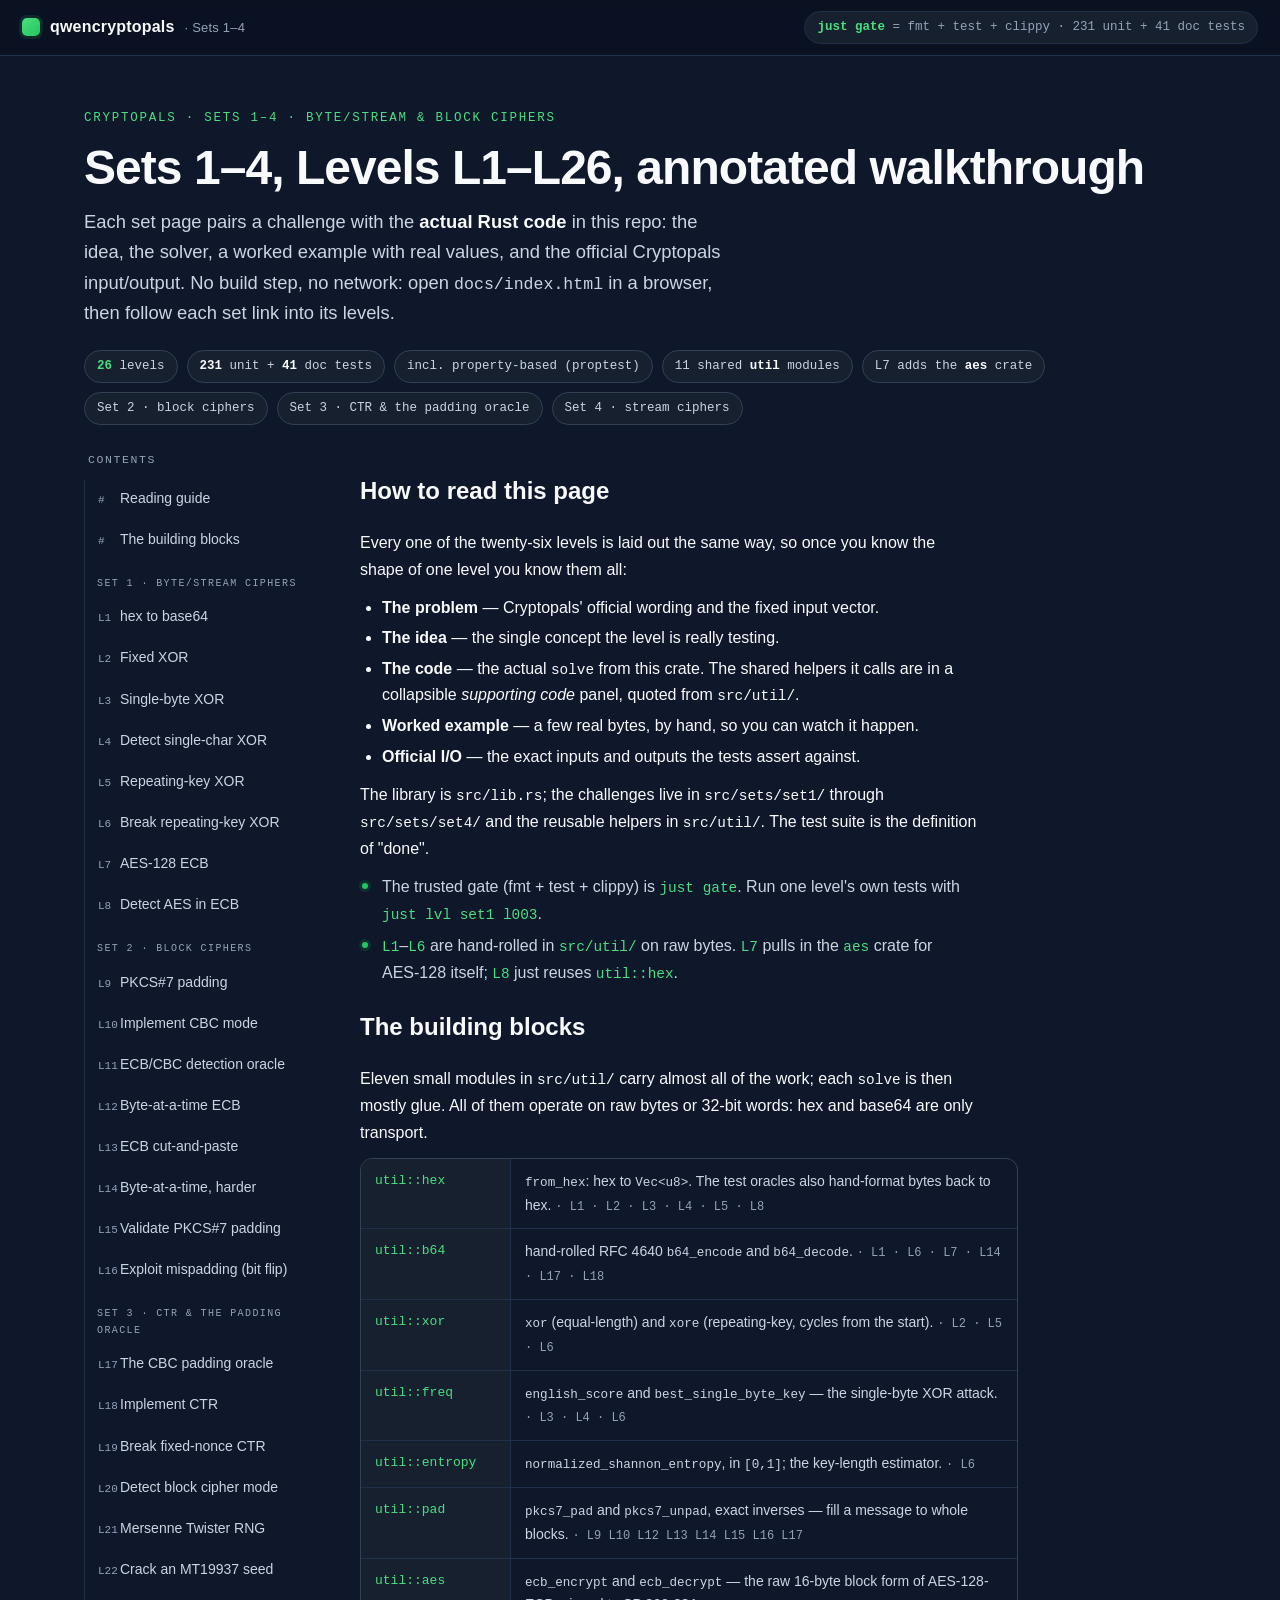
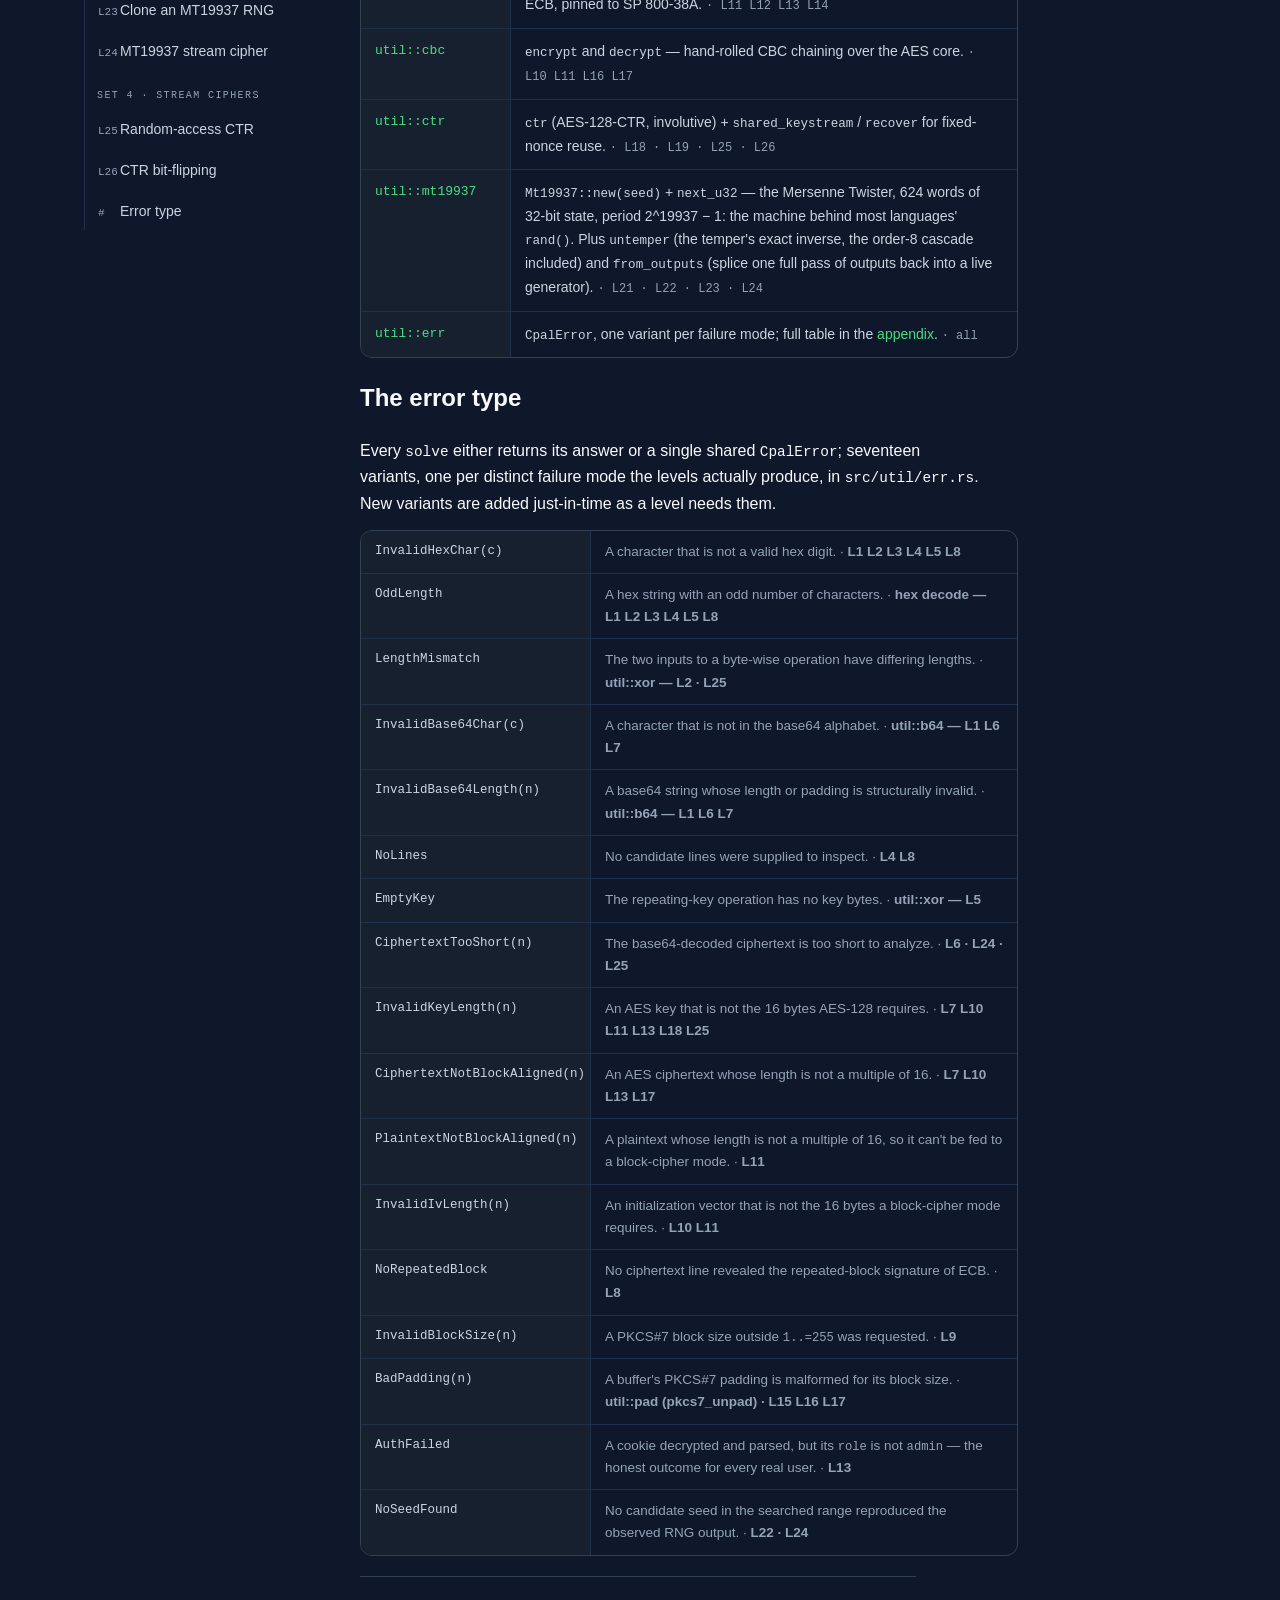
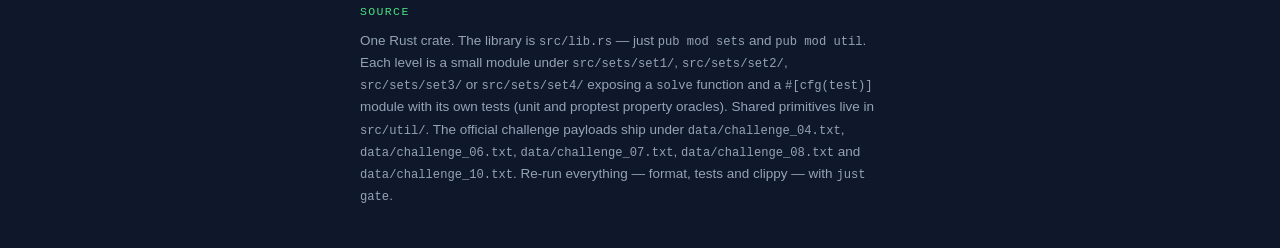
<file: docs/index.html>
<!doctype html>
<html lang="en">
<head>
<meta charset="utf-8">
<meta name="viewport" content="width=device-width, initial-scale=1">
<meta name="description" content="Annotated walkthrough of all Cryptopals Set 1–4 challenges, wired to the actual Rust code in the qwencryptopals repo.">
<meta name="color-scheme" content="dark">
<title>Cryptopals Sets 1–4 · Annotated Walkthrough</title>
<link rel="stylesheet" href="style.css">
</head>
<body>

<div class="topbar">
  <div class="brand"><span class="dot" aria-hidden="true"></span> qwencryptopals <small>· Sets 1–4</small></div>
  <div class="run"><b>just gate</b> = fmt + test + clippy · 231 unit + 41 doc tests</div>
</div>

<header class="hero">
  <p class="kicker">Cryptopals · Sets 1–4 · Byte/Stream &amp; Block Ciphers</p>
  <h1>Sets 1–4, Levels L1–L26, annotated walkthrough</h1>
  <p class="lead">
    Each set page pairs a challenge with the <strong>actual Rust code</strong> in this repo:
    the idea, the solver, a worked example with real values, and the official Cryptopals
    input/output. No build step, no network: open <code>docs/index.html</code> in a browser,
    then follow each set link into its levels.
  </p>
  <div class="pills">
    <span class="pill g"><b>26</b> levels</span>
    <span class="pill"><b>231</b> unit + <b>41</b> doc tests</span>
    <span class="pill">incl. property-based (proptest)</span>
    <span class="pill">11 shared <b>util</b> modules</span>
    <span class="pill">L7 adds the <b>aes</b> crate</span>
    <span class="pill">Set 2 · block ciphers</span>
    <span class="pill">Set 3 · CTR &amp; the padding oracle</span>
    <span class="pill">Set 4 · stream ciphers</span>
  </div>
</header>

<div class="grid">
  <nav class="toc" aria-label="Table of contents">
    <p class="toc-title">Contents</p>
    <ul class="toc-list">
      <li><a href="#intro"><span class="n">#</span>Reading guide</a></li>
      <li><a href="#blocks"><span class="n">#</span>The building blocks</a></li>
      <li class="set-head" aria-hidden="true">Set 1 · Byte/Stream ciphers</li>
      <li><a href="set1.html#l1"><span class="n">L1</span>hex to base64</a></li>
      <li><a href="set1.html#l2"><span class="n">L2</span>Fixed XOR</a></li>
      <li><a href="set1.html#l3"><span class="n">L3</span>Single-byte XOR</a></li>
      <li><a href="set1.html#l4"><span class="n">L4</span>Detect single-char XOR</a></li>
      <li><a href="set1.html#l5"><span class="n">L5</span>Repeating-key XOR</a></li>
      <li><a href="set1.html#l6"><span class="n">L6</span>Break repeating-key XOR</a></li>
      <li><a href="set1.html#l7"><span class="n">L7</span>AES-128 ECB</a></li>
      <li><a href="set1.html#l8"><span class="n">L8</span>Detect AES in ECB</a></li>
      <li class="set-head" aria-hidden="true">Set 2 · Block ciphers</li>
      <li><a href="set2.html#l9"><span class="n">L9</span>PKCS#7 padding</a></li>
      <li><a href="set2.html#l10"><span class="n">L10</span>Implement CBC mode</a></li>
      <li><a href="set2.html#l11"><span class="n">L11</span>ECB/CBC detection oracle</a></li>
      <li><a href="set2.html#l12"><span class="n">L12</span>Byte-at-a-time ECB</a></li>
      <li><a href="set2.html#l13"><span class="n">L13</span>ECB cut-and-paste</a></li>
      <li><a href="set2.html#l14"><span class="n">L14</span>Byte-at-a-time, harder</a></li>
      <li><a href="set2.html#l15"><span class="n">L15</span>Validate PKCS#7 padding</a></li>
      <li><a href="set2.html#l16"><span class="n">L16</span>Exploit mispadding (bit flip)</a></li>
      <li class="set-head" aria-hidden="true">Set 3 · CTR &amp; the padding oracle</li>
      <li><a href="set3.html#l17"><span class="n">L17</span>The CBC padding oracle</a></li>
      <li><a href="set3.html#l18"><span class="n">L18</span>Implement CTR</a></li>
      <li><a href="set3.html#l19"><span class="n">L19</span>Break fixed-nonce CTR</a></li>
      <li><a href="set3.html#l20"><span class="n">L20</span>Detect block cipher mode</a></li>
      <li><a href="set3.html#l21"><span class="n">L21</span>Mersenne Twister RNG</a></li>
      <li><a href="set3.html#l22"><span class="n">L22</span>Crack an MT19937 seed</a></li>
      <li><a href="set3.html#l23"><span class="n">L23</span>Clone an MT19937 RNG</a></li>
      <li><a href="set3.html#l24"><span class="n">L24</span>MT19937 stream cipher</a></li>
      <li class="set-head" aria-hidden="true">Set 4 · Stream ciphers</li>
      <li><a href="set4.html#l25"><span class="n">L25</span>Random-access CTR</a></li>
      <li><a href="set4.html#l26"><span class="n">L26</span>CTR bit-flipping</a></li>
      <li><a href="#errors"><span class="n">#</span>Error type</a></li>
    </ul>
  </nav>

  <main>

  <!-- Reading guide -->
  <section id="intro" class="block">
    <h2>How to read this page</h2>
    <p>Every one of the twenty-six levels is laid out the same way, so once you know the shape of one level you know them all:</p>
    <ul>
      <li><strong>The problem</strong> — Cryptopals' official wording and the fixed input vector.</li>
      <li><strong>The idea</strong> — the single concept the level is really testing.</li>
      <li><strong>The code</strong> — the actual <code>solve</code> from this crate. The shared helpers it calls are in a collapsible <em>supporting code</em> panel, quoted from <code>src/util/</code>.</li>
      <li><strong>Worked example</strong> — a few real bytes, by hand, so you can watch it happen.</li>
      <li><strong>Official I/O</strong> — the exact inputs and outputs the tests assert against.</li>
    </ul>
    <p>The library is <code>src/lib.rs</code>; the challenges live in <code>src/sets/set1/</code> through <code>src/sets/set4/</code> and the reusable helpers in <code>src/util/</code>. The test suite is the definition of "done".</p>
    <ul class="notes">
      <li>The trusted gate (fmt + test + clippy) is <code>just gate</code>. Run one level's own tests with <code>just lvl set1 l003</code>.</li>
      <li><code>L1</code>–<code>L6</code> are hand-rolled in <code>src/util/</code> on raw bytes. <code>L7</code> pulls in the <code>aes</code> crate for AES-128 itself; <code>L8</code> just reuses <code>util::hex</code>.</li>
    </ul>
  </section>

  <!-- Building blocks -->
  <section id="blocks" class="block">
    <h2>The building blocks</h2>
    <p>Eleven small modules in <code>src/util/</code> carry almost all of the work; each <code>solve</code> is then mostly glue. All of them operate on raw bytes or 32-bit words: hex and base64 are only transport.</p>
    <div class="blocks-table">
      <div class="row"><div class="mod">util::hex</div><div class="desc"><code>from_hex</code>: hex to <code>Vec&lt;u8&gt;</code>. The test oracles also hand-format bytes back to hex. <span class="lvl">· L1 · L2 · L3 · L4 · L5 · L8</span></div></div>
      <div class="row"><div class="mod">util::b64</div><div class="desc">hand-rolled RFC 4640 <code>b64_encode</code> and <code>b64_decode</code>. <span class="lvl">· L1 · L6 · L7 · L14 · L17 · L18</span></div></div>
      <div class="row"><div class="mod">util::xor</div><div class="desc"><code>xor</code> (equal-length) and <code>xore</code> (repeating-key, cycles from the start). <span class="lvl">· L2 · L5 · L6</span></div></div>
      <div class="row"><div class="mod">util::freq</div><div class="desc"><code>english_score</code> and <code>best_single_byte_key</code> — the single-byte XOR attack. <span class="lvl">· L3 · L4 · L6</span></div></div>
      <div class="row"><div class="mod">util::entropy</div><div class="desc"><code>normalized_shannon_entropy</code>, in <code>[0,1]</code>; the key-length estimator. <span class="lvl">· L6</span></div></div>
      <div class="row"><div class="mod">util::pad</div><div class="desc"><code>pkcs7_pad</code> and <code>pkcs7_unpad</code>, exact inverses — fill a message to whole blocks. <span class="lvl">· L9 L10 L12 L13 L14 L15 L16 L17</span></div></div>
      <div class="row"><div class="mod">util::aes</div><div class="desc"><code>ecb_encrypt</code> and <code>ecb_decrypt</code> — the raw 16-byte block form of AES-128-ECB, pinned to SP 800-38A. <span class="lvl">· L11 L12 L13 L14</span></div></div>
      <div class="row"><div class="mod">util::cbc</div><div class="desc"><code>encrypt</code> and <code>decrypt</code> — hand-rolled CBC chaining over the AES core. <span class="lvl">· L10 L11 L16 L17</span></div></div>
      <div class="row"><div class="mod">util::ctr</div><div class="desc"><code>ctr</code> (AES-128-CTR, involutive) + <code>shared_keystream</code> / <code>recover</code> for fixed-nonce reuse. <span class="lvl">· L18 · L19 · L25 · L26</span></div></div>
      <div class="row"><div class="mod">util::mt19937</div><div class="desc"><code>Mt19937::new(seed)</code> + <code>next_u32</code> — the Mersenne Twister, 624 words of 32-bit state, period 2^19937 − 1: the machine behind most languages' <code>rand()</code>. Plus <code>untemper</code> (the temper's exact inverse, the order-8 cascade included) and <code>from_outputs</code> (splice one full pass of outputs back into a live generator). <span class="lvl">· L21 · L22 · L23 · L24</span></div></div>
      <div class="row"><div class="mod">util::err</div><div class="desc"><code>CpalError</code>, one variant per failure mode; full table in the <a href="#errors">appendix</a>. <span class="lvl">· all</span></div></div>
    </div>
  </section>

  <!-- Error type appendix -->
  <section id="errors" class="block">
    <h2>The error type</h2>
    <p>Every <code>solve</code> either returns its answer or a single shared <code>CpalError</code>; seventeen variants, one per distinct failure mode the levels actually produce, in <code>src/util/err.rs</code>. New variants are added just-in-time as a level needs them.</p>
    <div class="err-table">
      <div class="row"><div class="v">InvalidHexChar(c)</div><div class="m">A character that is not a valid hex digit. · <strong>L1 L2 L3 L4 L5 L8</strong></div></div>
      <div class="row"><div class="v">OddLength</div><div class="m">A hex string with an odd number of characters. · <strong>hex decode — L1 L2 L3 L4 L5 L8</strong></div></div>
      <div class="row"><div class="v">LengthMismatch</div><div class="m">The two inputs to a byte-wise operation have differing lengths. · <strong>util::xor — L2 · L25</strong></div></div>
      <div class="row"><div class="v">InvalidBase64Char(c)</div><div class="m">A character that is not in the base64 alphabet. · <strong>util::b64 — L1 L6 L7</strong></div></div>
      <div class="row"><div class="v">InvalidBase64Length(n)</div><div class="m">A base64 string whose length or padding is structurally invalid. · <strong>util::b64 — L1 L6 L7</strong></div></div>
      <div class="row"><div class="v">NoLines</div><div class="m">No candidate lines were supplied to inspect. · <strong>L4 L8</strong></div></div>
      <div class="row"><div class="v">EmptyKey</div><div class="m">The repeating-key operation has no key bytes. · <strong>util::xor — L5</strong></div></div>
      <div class="row"><div class="v">CiphertextTooShort(n)</div><div class="m">The base64-decoded ciphertext is too short to analyze. · <strong>L6 · L24 · L25</strong></div></div>
      <div class="row"><div class="v">InvalidKeyLength(n)</div><div class="m">An AES key that is not the 16 bytes AES-128 requires. · <strong>L7 L10 L11 L13 L18 L25</strong></div></div>
      <div class="row"><div class="v">CiphertextNotBlockAligned(n)</div><div class="m">An AES ciphertext whose length is not a multiple of 16. · <strong>L7 L10 L13 L17</strong></div></div>
      <div class="row"><div class="v">PlaintextNotBlockAligned(n)</div><div class="m">A plaintext whose length is not a multiple of 16, so it can't be fed to a block-cipher mode. · <strong>L11</strong></div></div>
      <div class="row"><div class="v">InvalidIvLength(n)</div><div class="m">An initialization vector that is not the 16 bytes a block-cipher mode requires. · <strong>L10 L11</strong></div></div>
      <div class="row"><div class="v">NoRepeatedBlock</div><div class="m">No ciphertext line revealed the repeated-block signature of ECB. · <strong>L8</strong></div></div>
      <div class="row"><div class="v">InvalidBlockSize(n)</div><div class="m">A PKCS#7 block size outside <code>1..=255</code> was requested. · <strong>L9</strong></div></div>
      <div class="row"><div class="v">BadPadding(n)</div><div class="m">A buffer's PKCS#7 padding is malformed for its block size. · <strong>util::pad (pkcs7_unpad) · L15 L16 L17</strong></div></div>
      <div class="row"><div class="v">AuthFailed</div><div class="m">A cookie decrypted and parsed, but its <code>role</code> is not <code>admin</code> — the honest outcome for every real user. · <strong>L13</strong></div></div>
      <div class="row"><div class="v">NoSeedFound</div><div class="m">No candidate seed in the searched range reproduced the observed RNG output. · <strong>L22 · L24</strong></div></div>
    </div>
  </section>

  <footer>
    <p class="kicker">Source</p>
    <p>One Rust crate. The library is <code>src/lib.rs</code> — just <code>pub mod sets</code> and <code>pub mod util</code>. Each level is a small module under <code>src/sets/set1/</code>, <code>src/sets/set2/</code>, <code>src/sets/set3/</code> or <code>src/sets/set4/</code> exposing a <code>solve</code> function and a <code>#[cfg(test)]</code> module with its own tests (unit and proptest property oracles). Shared primitives live in <code>src/util/</code>. The official challenge payloads ship under <code>data/challenge_04.txt</code>, <code>data/challenge_06.txt</code>, <code>data/challenge_07.txt</code>, <code>data/challenge_08.txt</code> and <code>data/challenge_10.txt</code>. Re-run everything — format, tests and clippy — with <code>just gate</code>.</p>
  </footer>
  </main>

</div>

<script src="docs.js" defer></script>
</body>
</html>
</file>
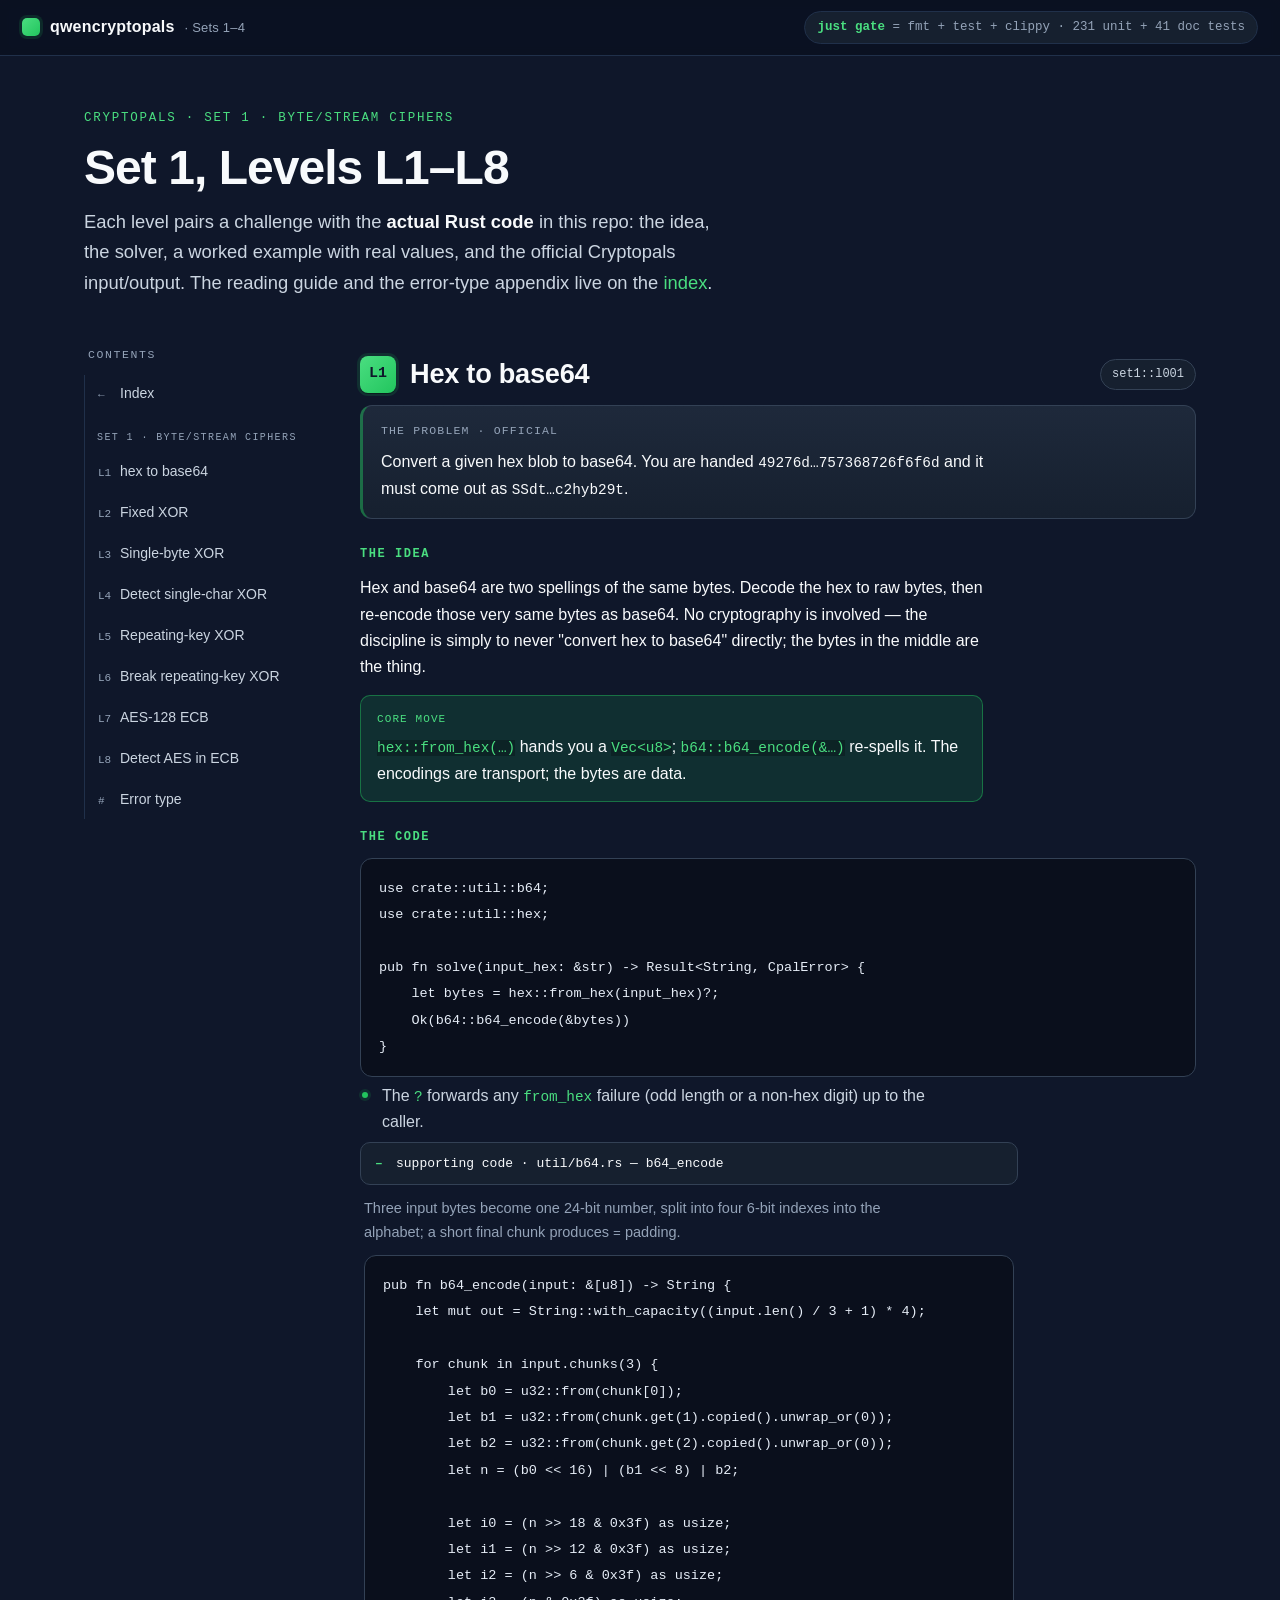
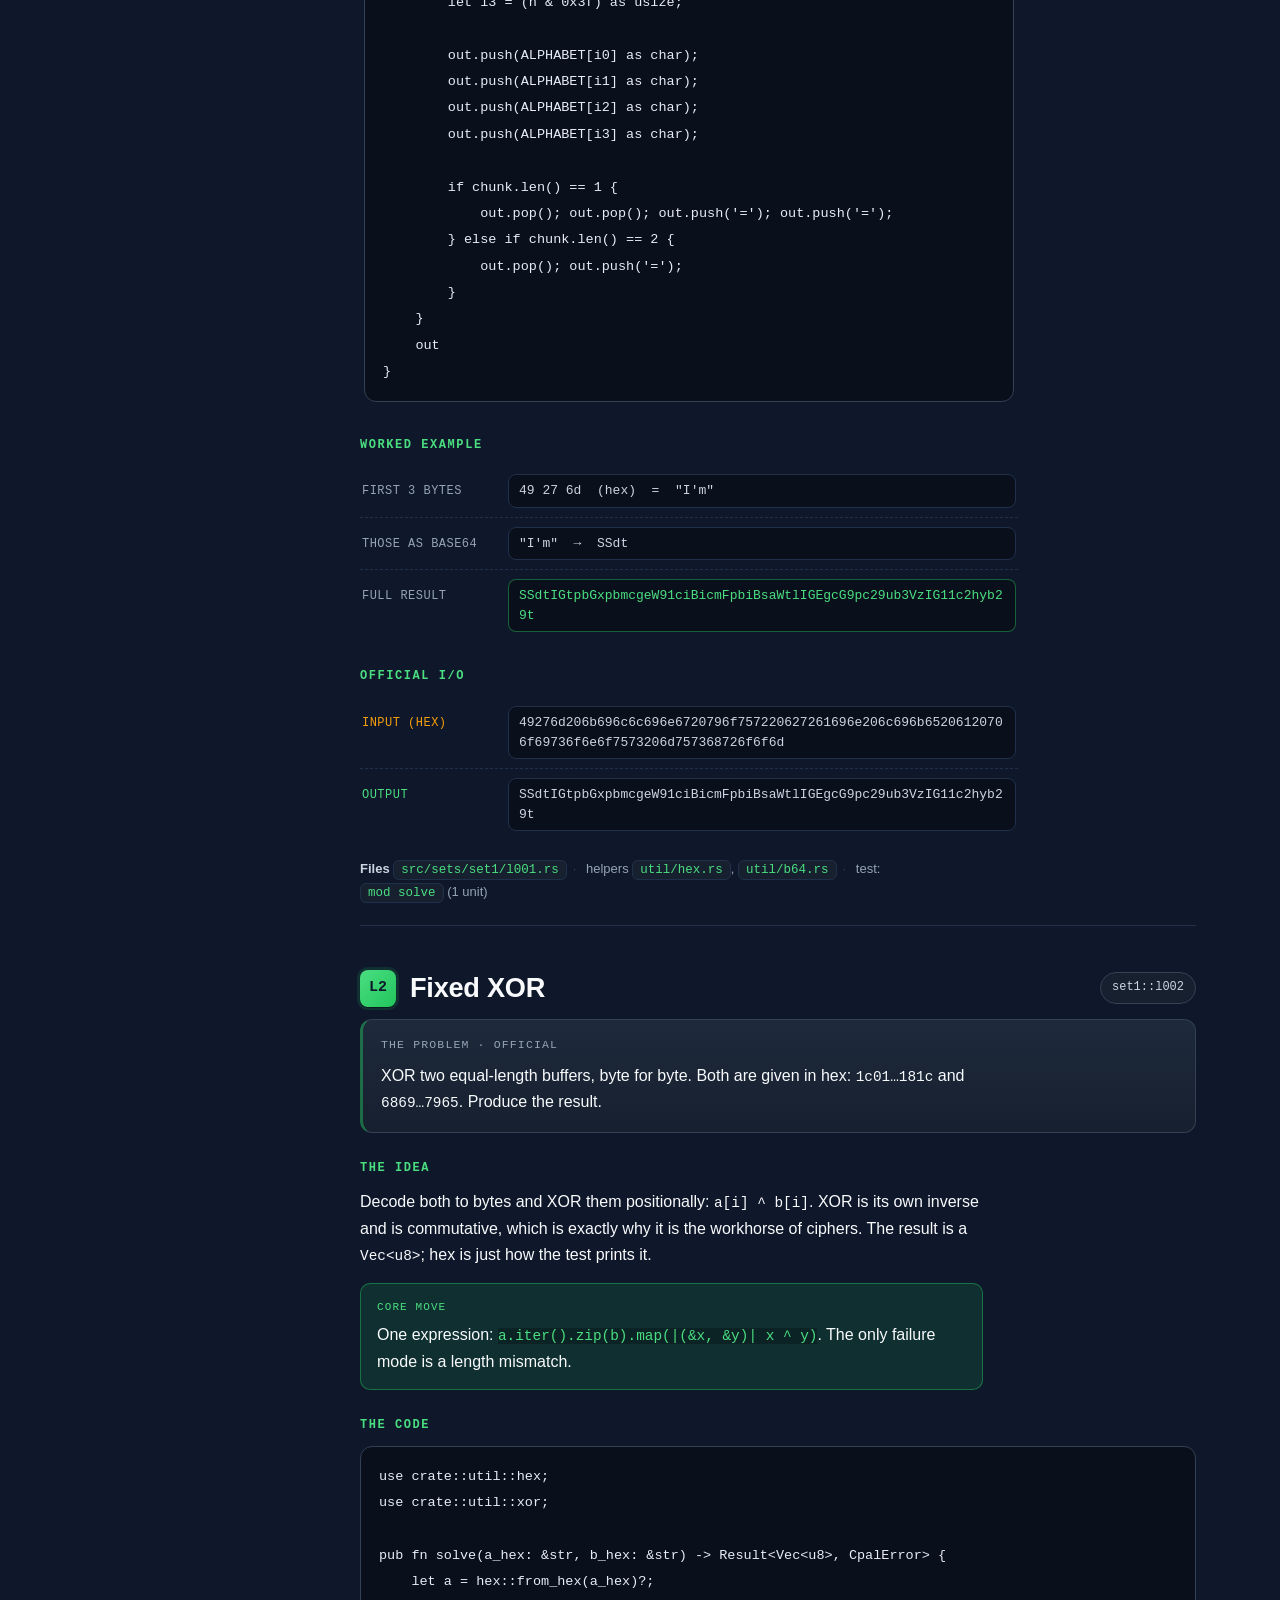
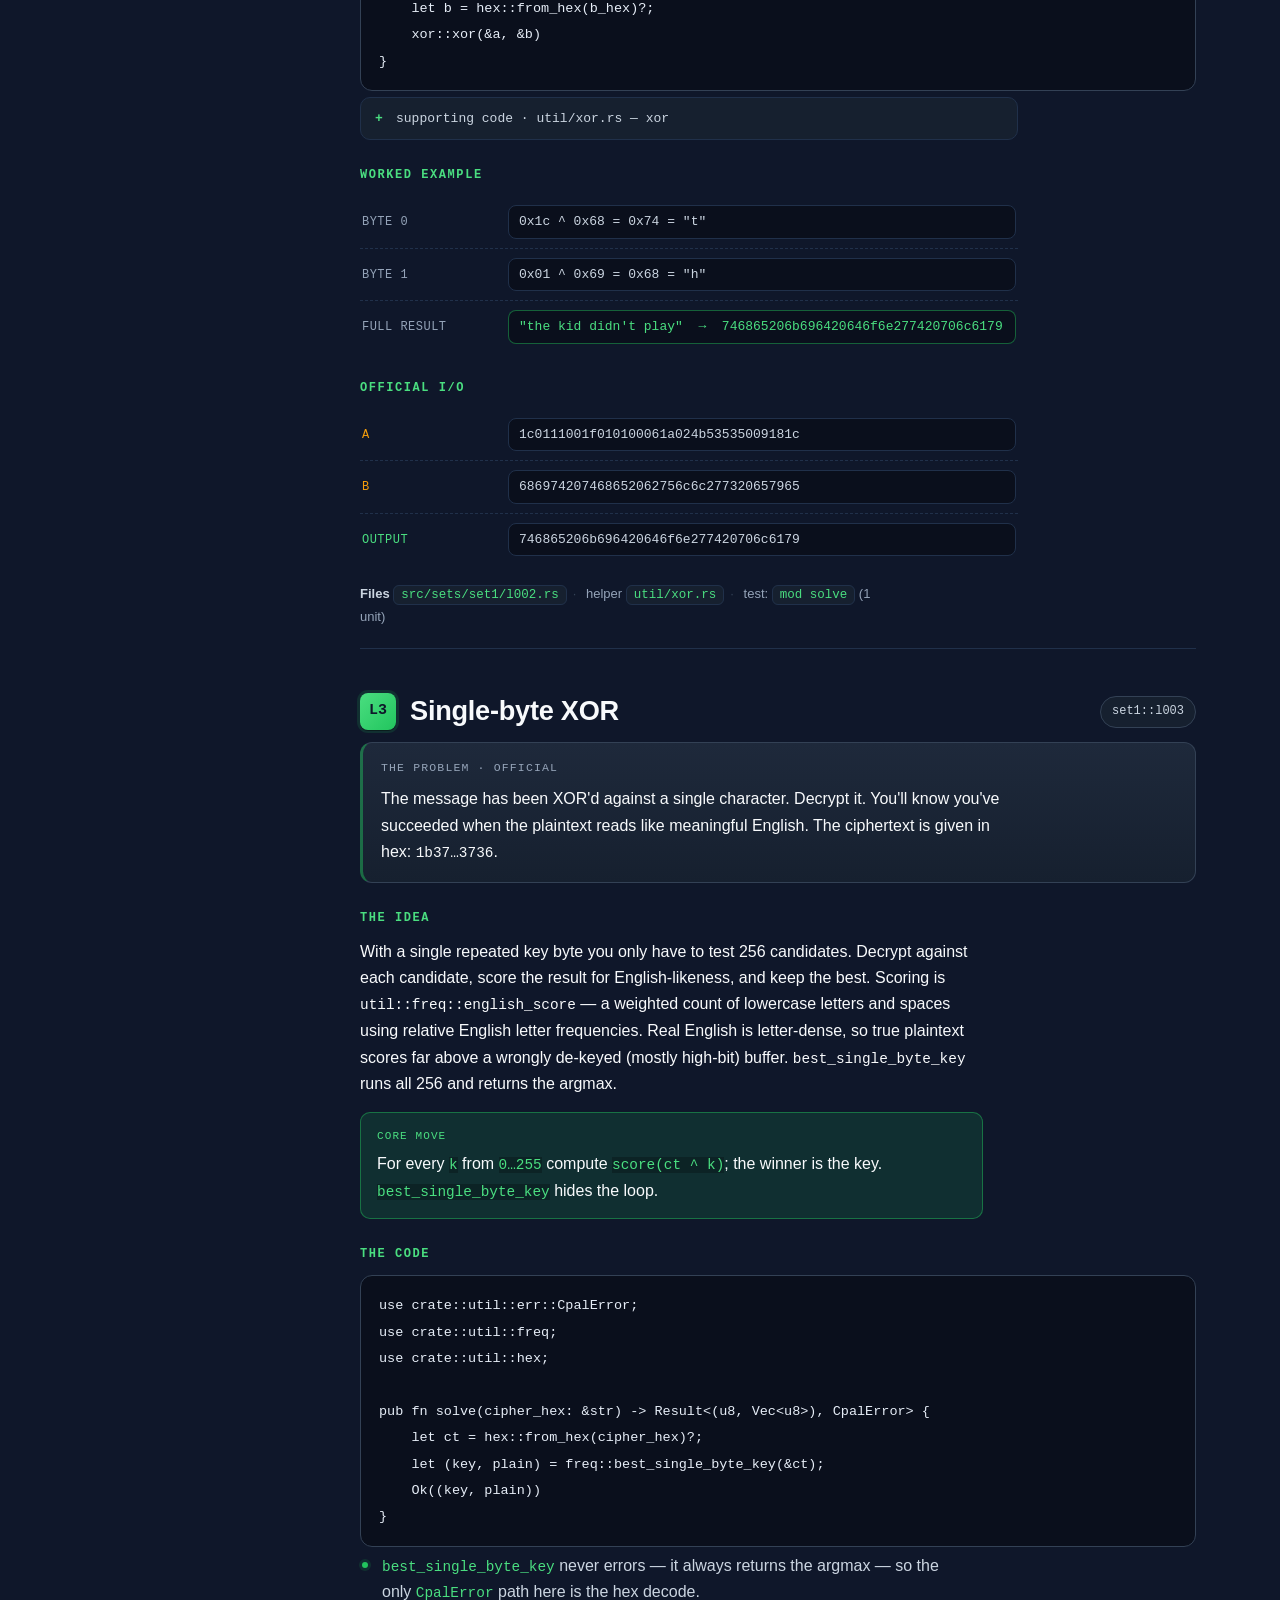
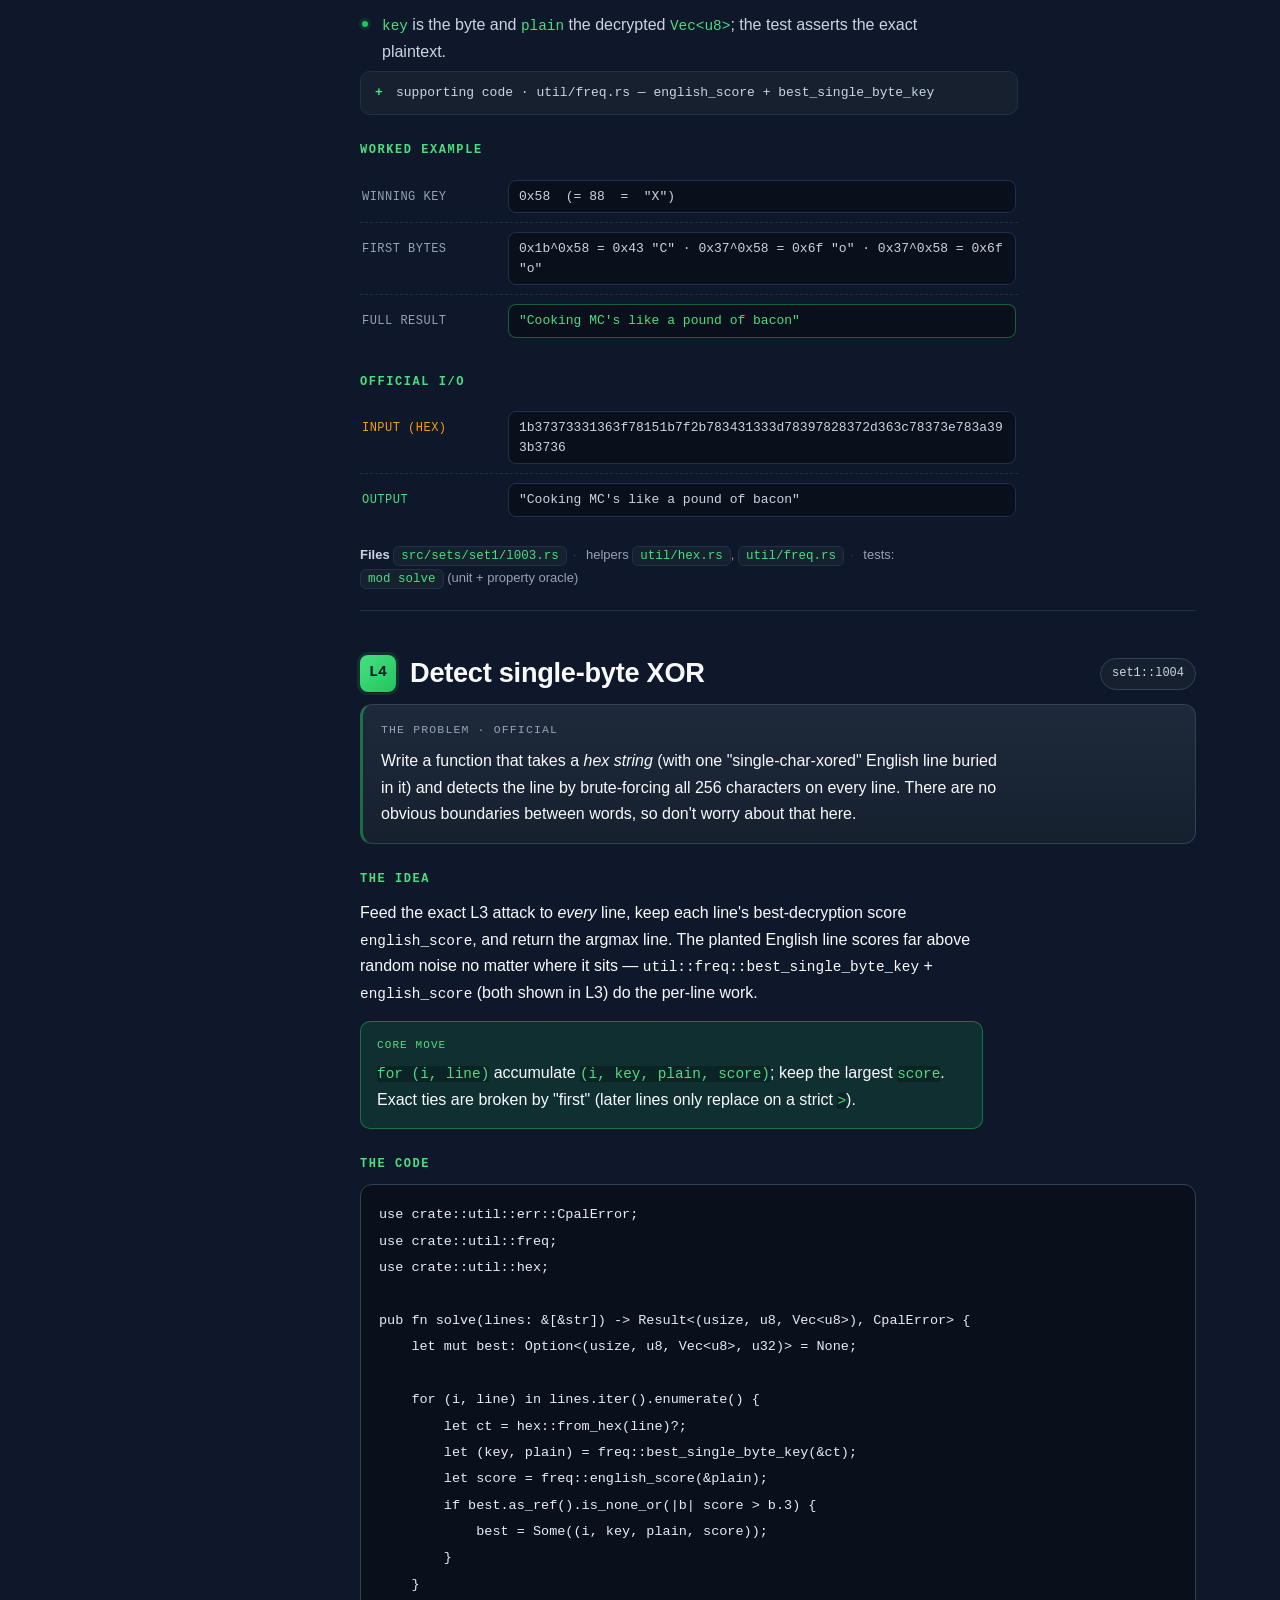
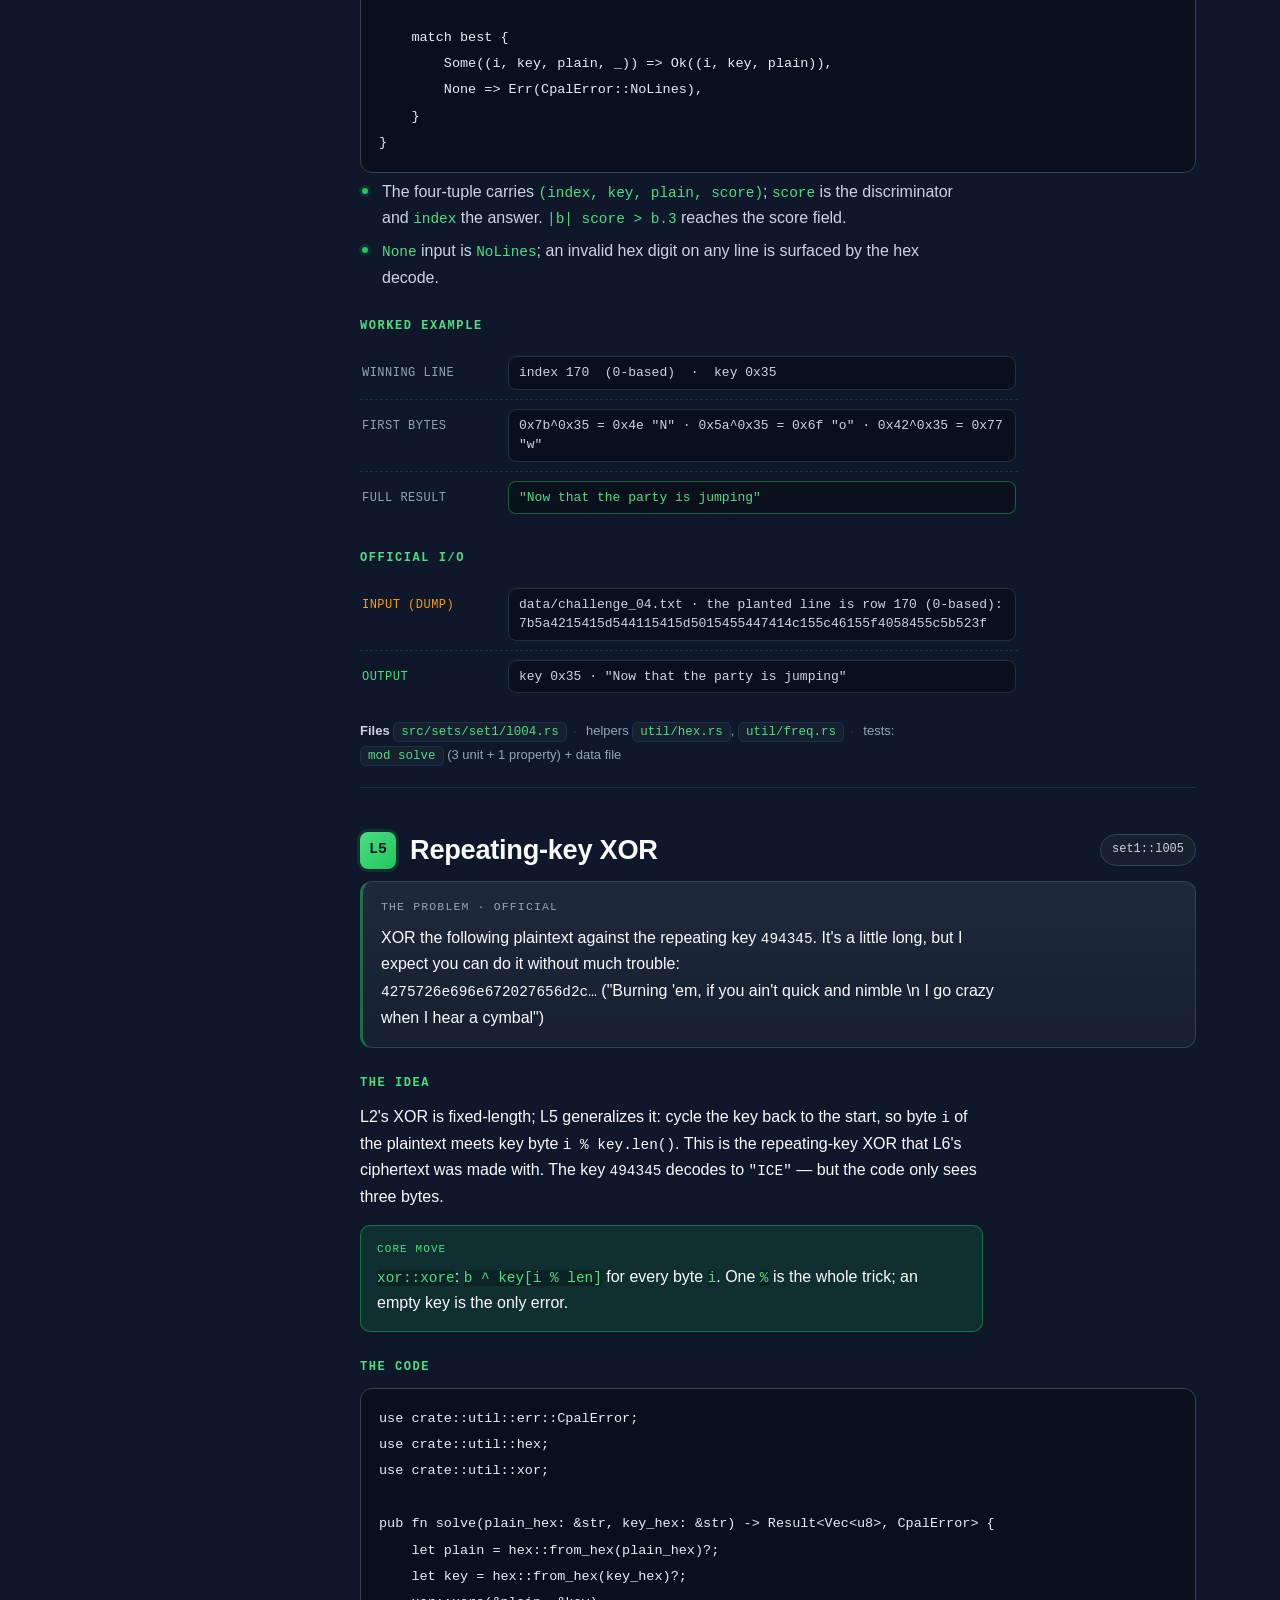
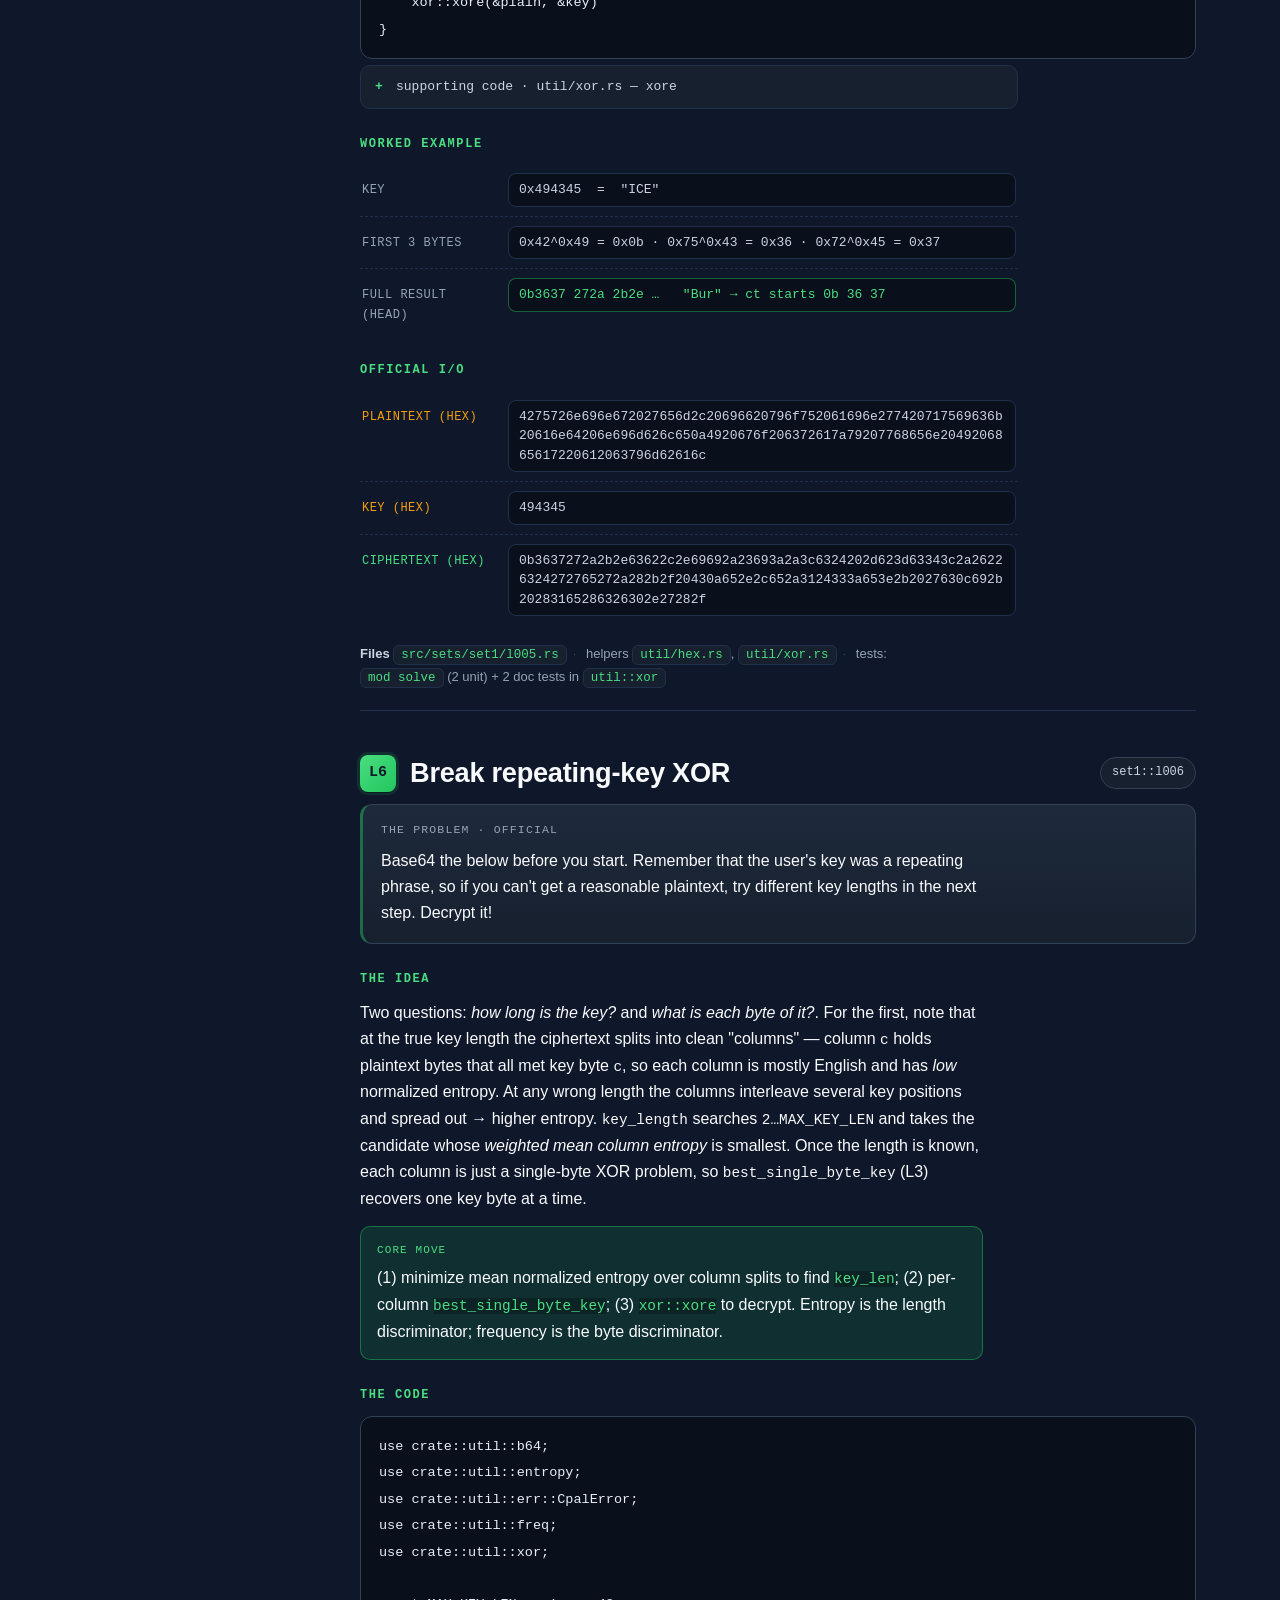
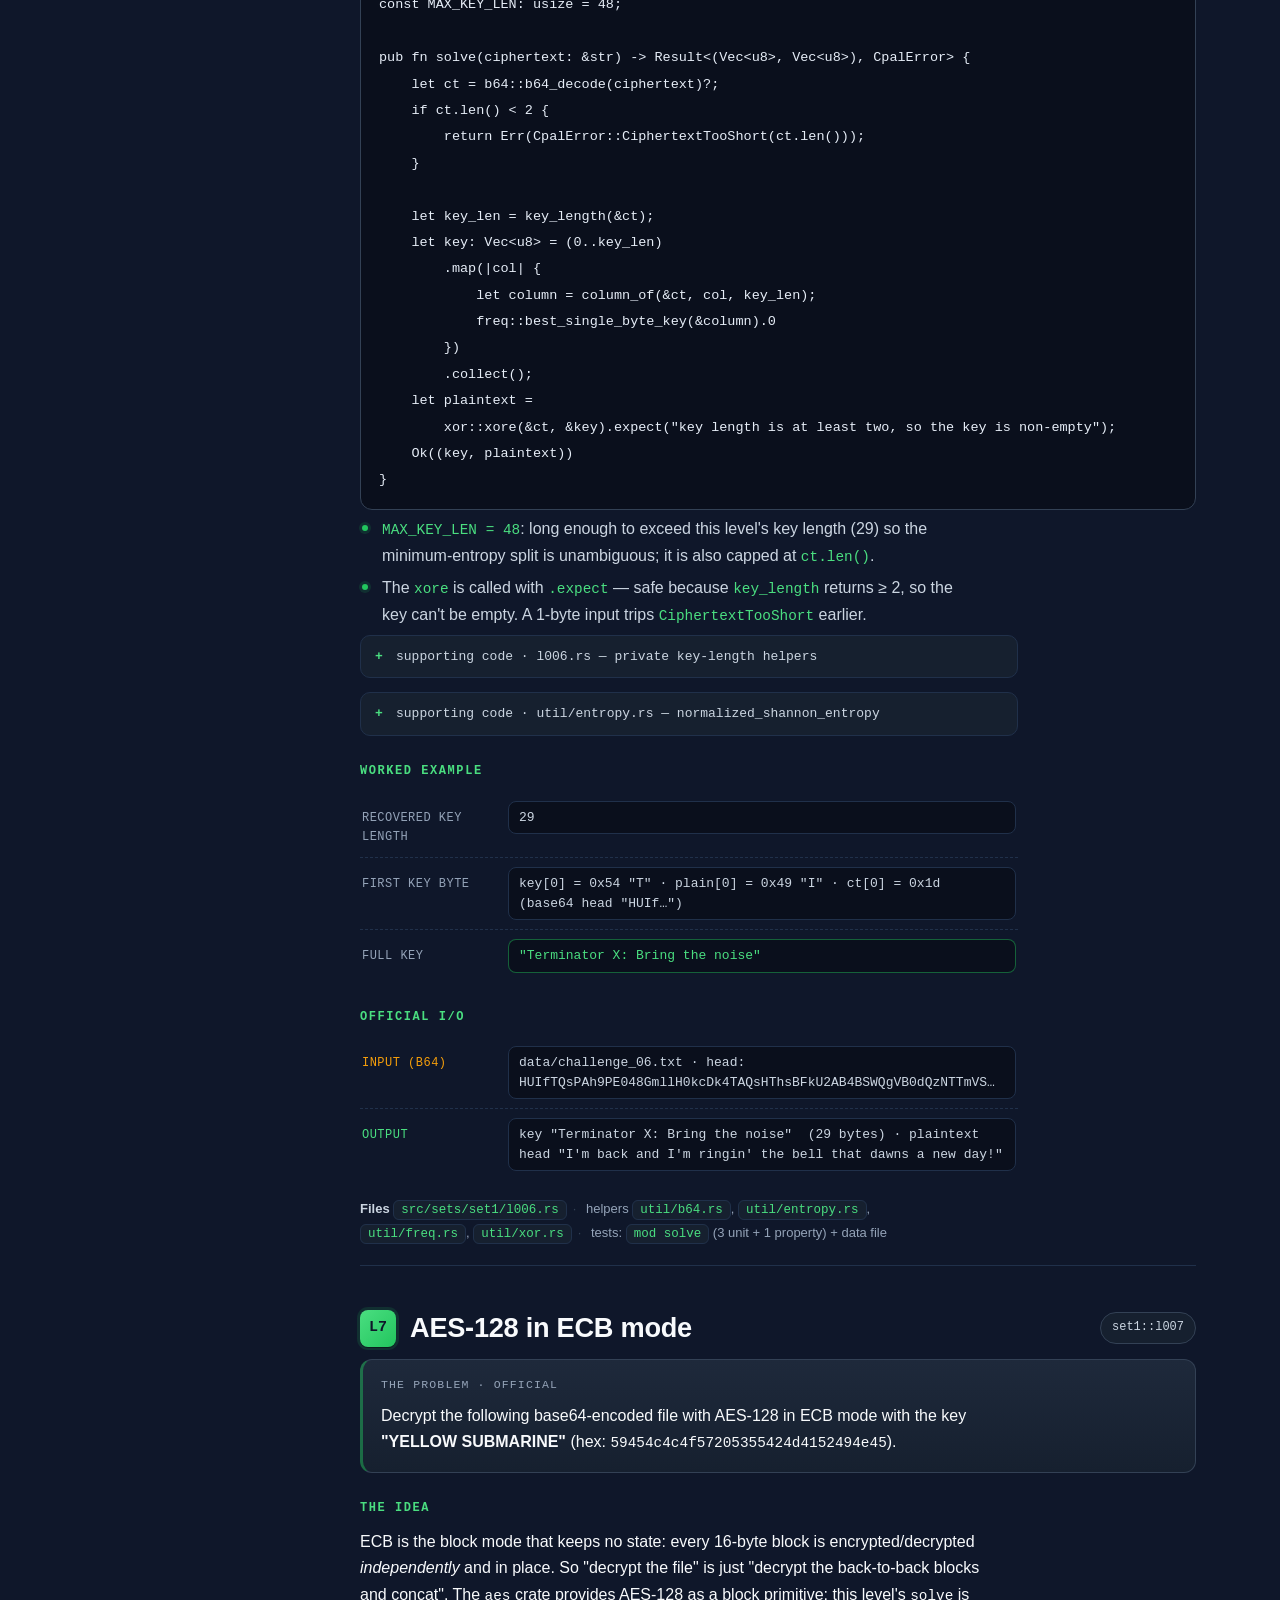
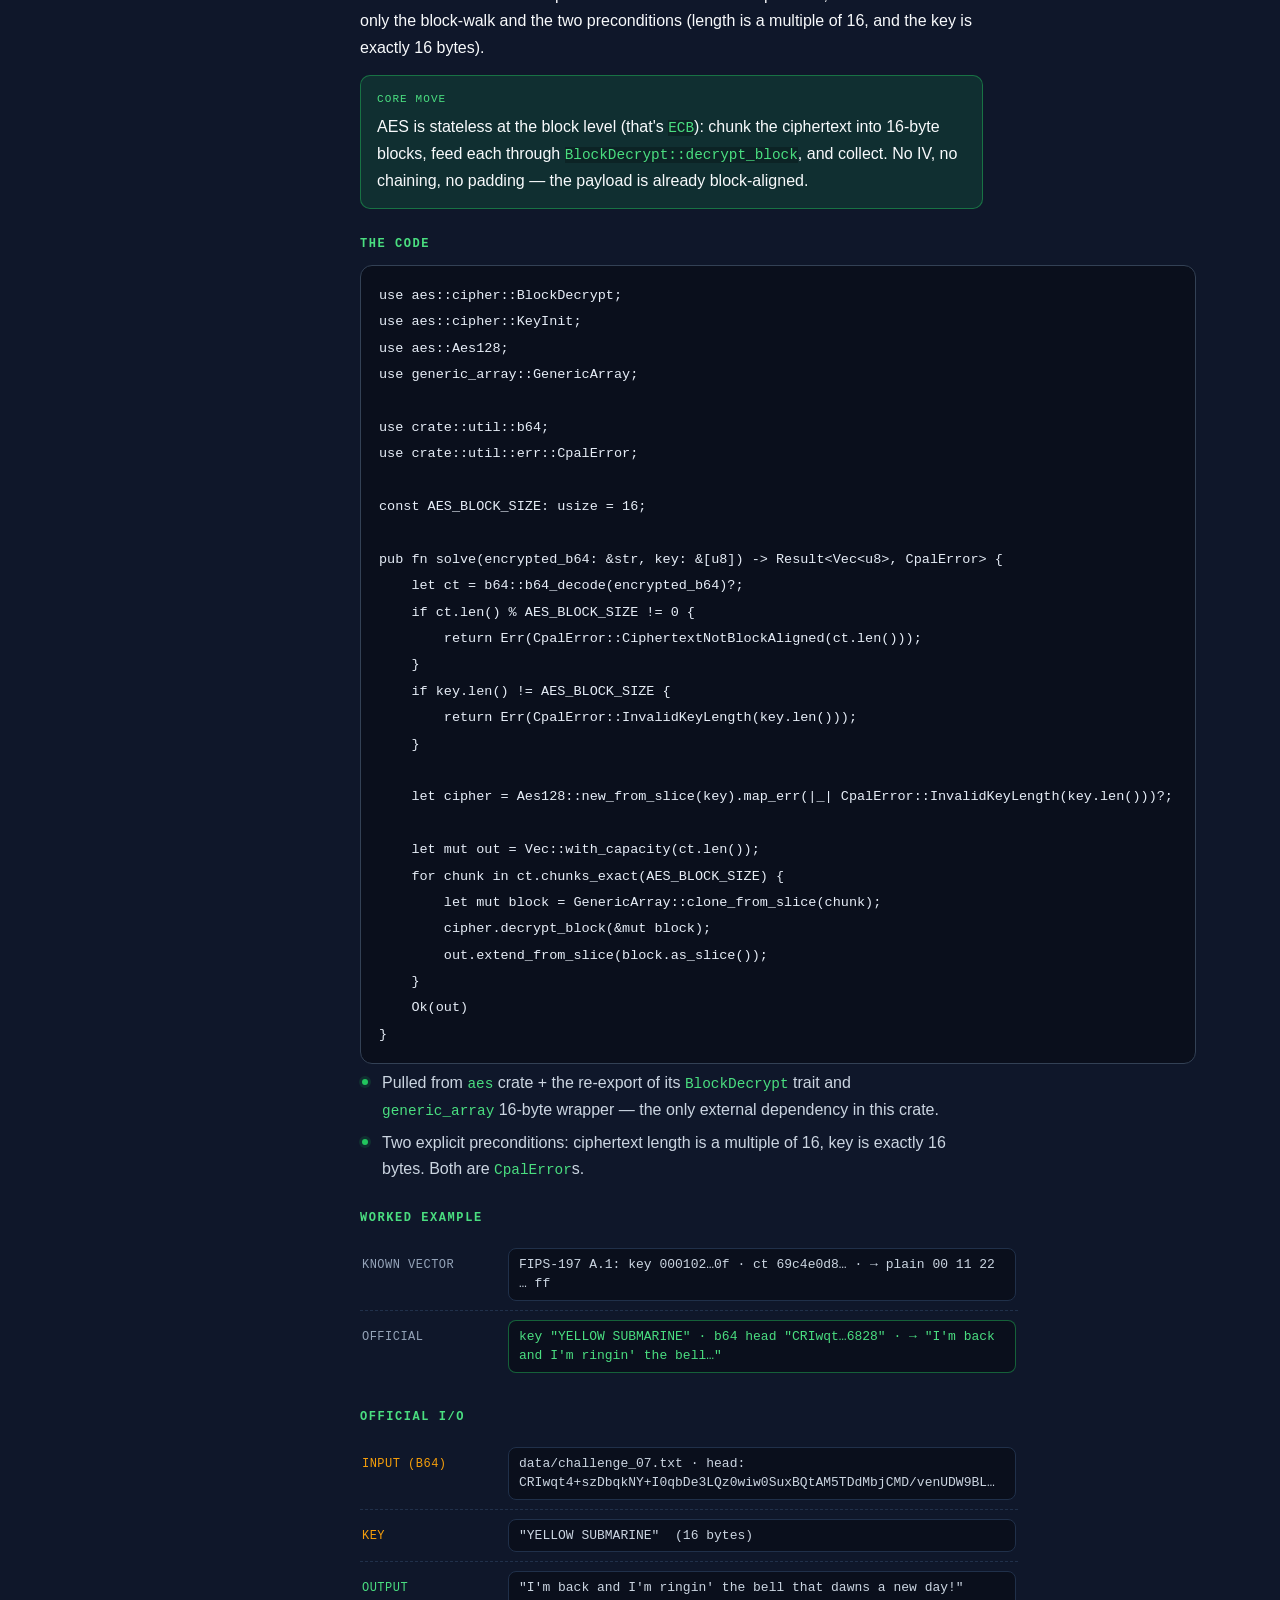
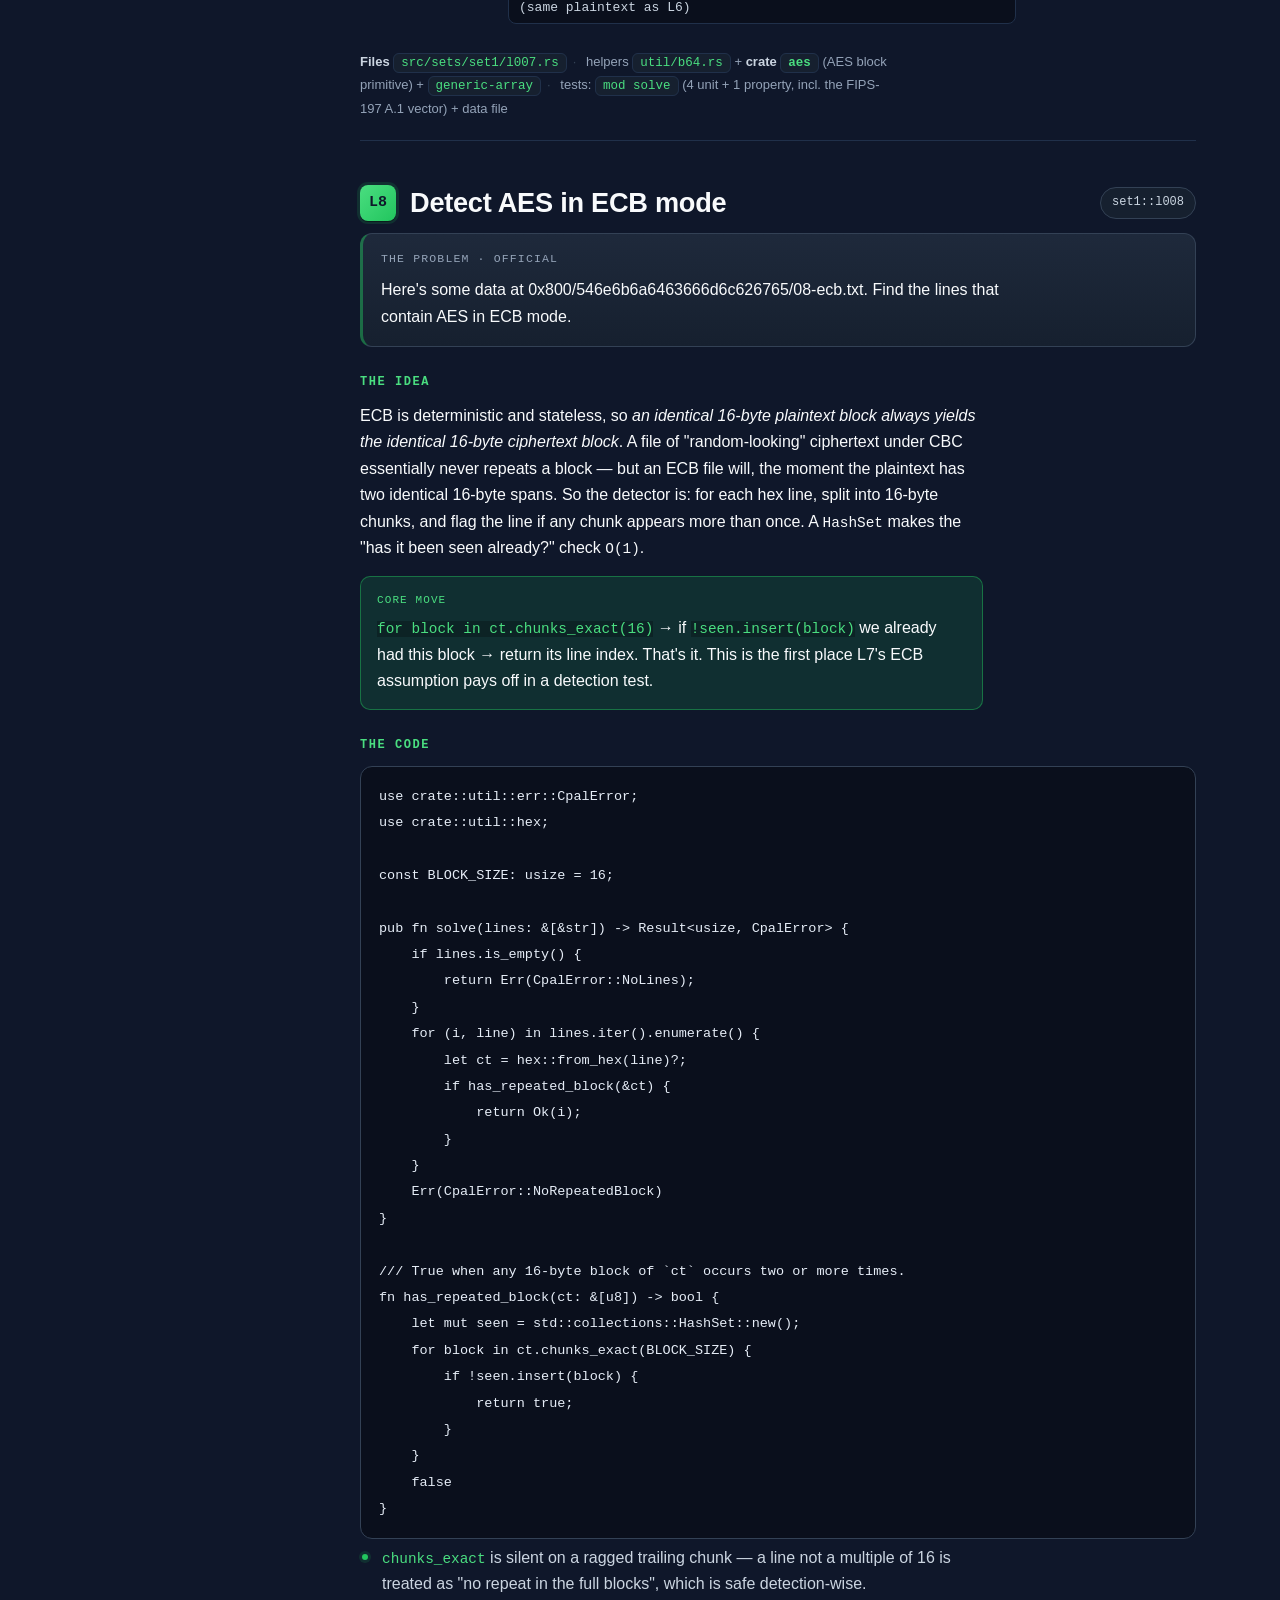
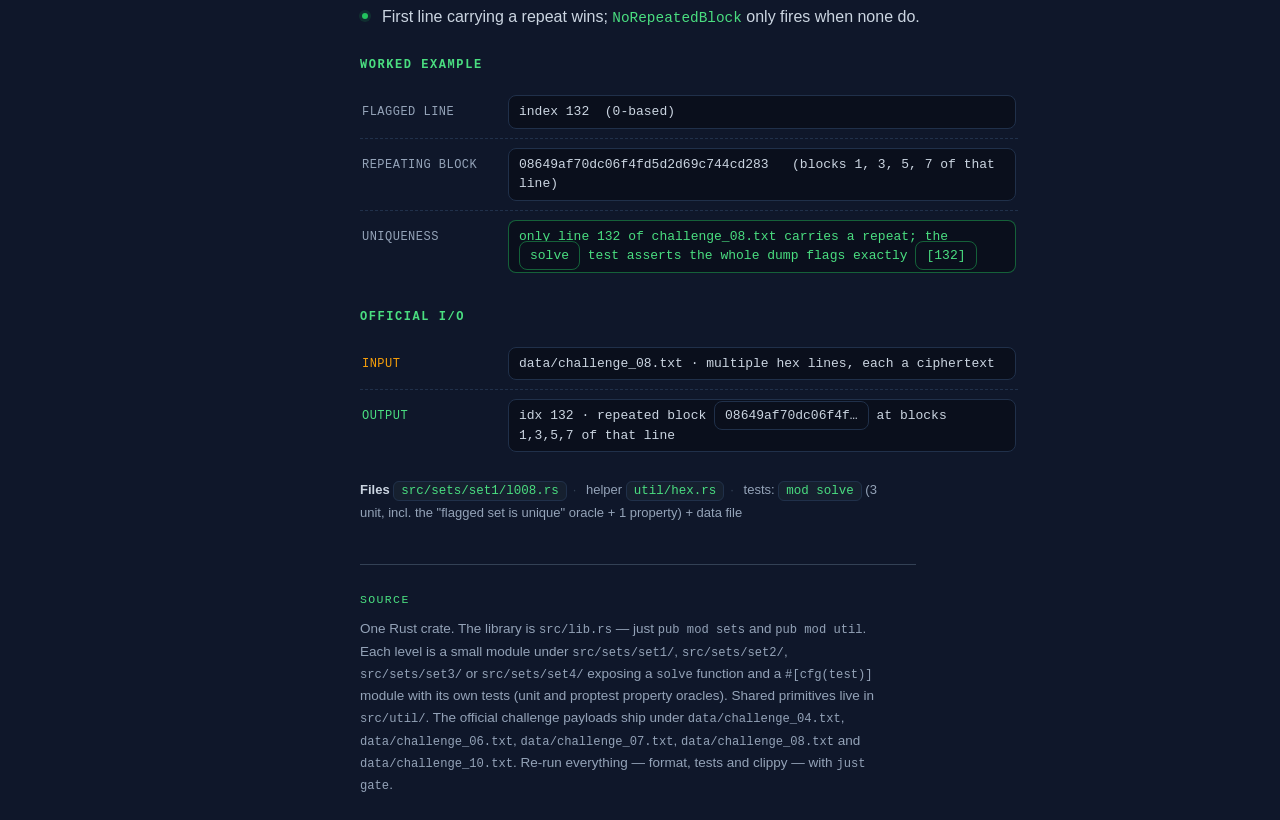
<file: docs/set1.html>
<!doctype html>
<html lang="en">
<head>
<meta charset="utf-8">
<meta name="viewport" content="width=device-width, initial-scale=1">
<meta name="description" content="Annotated walkthrough of Cryptopals Set 1 (L1–L8), wired to the actual Rust code in the qwencryptopals repo.">
<meta name="color-scheme" content="dark">
<title>Set 1, Levels L1–L8 · qwencryptopals</title>
<link rel="stylesheet" href="style.css">
</head>
<body>

<div class="topbar">
  <div class="brand"><span class="dot" aria-hidden="true"></span> qwencryptopals <small>· Sets 1–4</small></div>
  <div class="run"><b>just gate</b> = fmt + test + clippy · 231 unit + 41 doc tests</div>
</div>

<header class="hero">
  <p class="kicker">Cryptopals · Set 1 · Byte/Stream ciphers</p>
  <h1>Set 1, Levels L1–L8</h1>
  <p class="lead">
    Each level pairs a challenge with the <strong>actual Rust code</strong> in this repo:
    the idea, the solver, a worked example with real values, and the official Cryptopals
    input/output. The reading guide and the error-type appendix live on the <a href="index.html">index</a>.
  </p>
</header>

<div class="grid">
  <nav class="toc" aria-label="Table of contents">
    <p class="toc-title">Contents</p>
    <ul class="toc-list">
      <li><a href="index.html"><span class="n">←</span>Index</a></li>
      <li class="set-head" aria-hidden="true">Set 1 · Byte/Stream ciphers</li>
      <li><a href="#l1" data-toc><span class="n">L1</span>hex to base64</a></li>
      <li><a href="#l2" data-toc><span class="n">L2</span>Fixed XOR</a></li>
      <li><a href="#l3" data-toc><span class="n">L3</span>Single-byte XOR</a></li>
      <li><a href="#l4" data-toc><span class="n">L4</span>Detect single-char XOR</a></li>
      <li><a href="#l5" data-toc><span class="n">L5</span>Repeating-key XOR</a></li>
      <li><a href="#l6" data-toc><span class="n">L6</span>Break repeating-key XOR</a></li>
      <li><a href="#l7" data-toc><span class="n">L7</span>AES-128 ECB</a></li>
      <li><a href="#l8" data-toc><span class="n">L8</span>Detect AES in ECB</a></li>
      <li><a href="index.html#errors"><span class="n">#</span>Error type</a></li>
    </ul>
  </nav>

  <main>

  <!-- L1 -->
  <section id="l1" class="challenge">
    <div class="ch-top">
      <span class="ch-num">L1</span>
      <h2>Hex to base64</h2>
      <span class="chip">set1::l001</span>
    </div>

    <div class="card problem">
      <span class="card-label">The problem · official</span>
      <p class="official">Convert a given hex blob to base64. You are handed <code>49276d…757368726f6f6d</code> and it must come out as <code>SSdt…c2hyb29t</code>.</p>
    </div>

    <h3>The idea</h3>
    <p>Hex and base64 are two spellings of the same bytes. Decode the hex to raw bytes, then re-encode those very same bytes as base64. No cryptography is involved — the discipline is simply to never "convert hex to base64" directly; the bytes in the middle are the thing.</p>
    <div class="insight"><span class="tag">Core move</span><p><code>hex::from_hex(…)</code> hands you a <code>Vec&lt;u8&gt;</code>; <code>b64::b64_encode(&amp;…)</code> re-spells it. The encodings are transport; the bytes are data.</p></div>

    <h3>The code</h3>
    <div class="code-wrap"><pre><code>use crate::util::b64;
use crate::util::hex;

pub fn solve(input_hex: &amp;str) -&gt; Result&lt;String, CpalError&gt; {
    let bytes = hex::from_hex(input_hex)?;
    Ok(b64::b64_encode(&amp;bytes))
}</code></pre></div>
    <ul class="notes">
      <li>The <code>?</code> forwards any <code>from_hex</code> failure (odd length or a non-hex digit) up to the caller.</li>
    </ul>
    <details class="support" open>
      <summary>supporting code · util/b64.rs — b64_encode</summary>
      <div class="body">
        <p>Three input bytes become one 24-bit number, split into four 6-bit indexes into the alphabet; a short final chunk produces <code>=</code> padding.</p>
        <div class="code-wrap"><pre><code>pub fn b64_encode(input: &amp;[u8]) -&gt; String {
    let mut out = String::with_capacity((input.len() / 3 + 1) * 4);

    for chunk in input.chunks(3) {
        let b0 = u32::from(chunk[0]);
        let b1 = u32::from(chunk.get(1).copied().unwrap_or(0));
        let b2 = u32::from(chunk.get(2).copied().unwrap_or(0));
        let n = (b0 &lt;&lt; 16) | (b1 &lt;&lt; 8) | b2;

        let i0 = (n &gt;&gt; 18 &amp; 0x3f) as usize;
        let i1 = (n &gt;&gt; 12 &amp; 0x3f) as usize;
        let i2 = (n &gt;&gt; 6 &amp; 0x3f) as usize;
        let i3 = (n &amp; 0x3f) as usize;

        out.push(ALPHABET[i0] as char);
        out.push(ALPHABET[i1] as char);
        out.push(ALPHABET[i2] as char);
        out.push(ALPHABET[i3] as char);

        if chunk.len() == 1 {
            out.pop(); out.pop(); out.push('='); out.push('=');
        } else if chunk.len() == 2 {
            out.pop(); out.push('=');
        }
    }
    out
}</code></pre></div>
      </div>
    </details>

    <h3>Worked example</h3>
    <div class="ex">
      <div class="ex-row"><span class="ex-k">first 3 bytes</span><code>49 27 6d  (hex)  =  "I'm"</code></div>
      <div class="ex-row"><span class="ex-k">those as base64</span><code>"I'm"  →  SSdt</code></div>
      <div class="ex-row out"><span class="ex-k">full result</span><code>SSdtIGtpbGxpbmcgeW91ciBicmFpbiBsaWtlIGEgcG9pc29ub3VzIG11c2hyb29t</code></div>
    </div>

    <h3>Official I/O</h3>
    <div class="io">
      <div class="io-row"><span class="io-k in">input (hex)</span><code>49276d206b696c6c696e6720796f757220627261696e206c696b65206120706f69736f6e6f7573206d757368726f6f6d</code></div>
      <div class="io-row"><span class="io-k out">output</span><code>SSdtIGtpbGxpbmcgeW91ciBicmFpbiBsaWtlIGEgcG9pc29ub3VzIG11c2hyb29t</code></div>
    </div>
    <p class="files"><strong>Files</strong> <code>src/sets/set1/l001.rs</code><span class="sep">·</span> helpers <code>util/hex.rs</code>, <code>util/b64.rs</code><span class="sep">·</span> test: <code>mod solve</code> (1 unit)</p>
  </section>

  <!-- L2 -->
  <section id="l2" class="challenge">
    <div class="ch-top">
      <span class="ch-num">L2</span>
      <h2>Fixed XOR</h2>
      <span class="chip">set1::l002</span>
    </div>

    <div class="card problem">
      <span class="card-label">The problem · official</span>
      <p class="official">XOR two equal-length buffers, byte for byte. Both are given in hex: <code>1c01…181c</code> and <code>6869…7965</code>. Produce the result.</p>
    </div>

    <h3>The idea</h3>
    <p>Decode both to bytes and XOR them positionally: <code>a[i] ^ b[i]</code>. XOR is its own inverse and is commutative, which is exactly why it is the workhorse of ciphers. The result is a <code>Vec&lt;u8&gt;</code>; hex is just how the test prints it.</p>
    <div class="insight"><span class="tag">Core move</span><p>One expression: <code>a.iter().zip(b).map(|(&amp;x, &amp;y)| x ^ y)</code>. The only failure mode is a length mismatch.</p></div>

    <h3>The code</h3>
    <div class="code-wrap"><pre><code>use crate::util::hex;
use crate::util::xor;

pub fn solve(a_hex: &amp;str, b_hex: &amp;str) -&gt; Result&lt;Vec&lt;u8&gt;, CpalError&gt; {
    let a = hex::from_hex(a_hex)?;
    let b = hex::from_hex(b_hex)?;
    xor::xor(&amp;a, &amp;b)
}</code></pre></div>
    <details class="support">
      <summary>supporting code · util/xor.rs — xor</summary>
      <div class="body">
        <div class="code-wrap"><pre><code>pub fn xor(a: &amp;[u8], b: &amp;[u8]) -&gt; Result&lt;Vec&lt;u8&gt;, CpalError&gt; {
    if a.len() != b.len() {
        return Err(CpalError::LengthMismatch { a: a.len(), b: b.len() });
    }
    Ok(a.iter().zip(b).map(|(&amp;x, &amp;y)| x ^ y).collect())
}</code></pre></div>
      </div>
    </details>

    <h3>Worked example</h3>
    <div class="ex">
      <div class="ex-row"><span class="ex-k">byte 0</span><code>0x1c ^ 0x68 = 0x74 = "t"</code></div>
      <div class="ex-row"><span class="ex-k">byte 1</span><code>0x01 ^ 0x69 = 0x68 = "h"</code></div>
      <div class="ex-row out"><span class="ex-k">full result</span><code>"the kid didn't play"  →  746865206b696420646f6e277420706c6179</code></div>
    </div>

    <h3>Official I/O</h3>
    <div class="io">
      <div class="io-row"><span class="io-k in">a</span><code>1c0111001f010100061a024b53535009181c</code></div>
      <div class="io-row"><span class="io-k in">b</span><code>686974207468652062756c6c277320657965</code></div>
      <div class="io-row"><span class="io-k out">output</span><code>746865206b696420646f6e277420706c6179</code></div>
    </div>
    <p class="files"><strong>Files</strong> <code>src/sets/set1/l002.rs</code><span class="sep">·</span> helper <code>util/xor.rs</code><span class="sep">·</span> test: <code>mod solve</code> (1 unit)</p>
  </section>

  <!-- L3 -->
  <section id="l3" class="challenge">
    <div class="ch-top">
      <span class="ch-num">L3</span>
      <h2>Single-byte XOR</h2>
      <span class="chip">set1::l003</span>
    </div>

    <div class="card problem">
      <span class="card-label">The problem · official</span>
      <p class="official">The message has been XOR'd against a single character. Decrypt it. You'll know you've succeeded when the plaintext reads like meaningful English. The ciphertext is given in hex: <code>1b37…3736</code>.</p>
    </div>

    <h3>The idea</h3>
    <p>With a single repeated key byte you only have to test 256 candidates. Decrypt against each candidate, score the result for English-likeness, and keep the best. Scoring is <code>util::freq::english_score</code> — a weighted count of lowercase letters and spaces using relative English letter frequencies. Real English is letter-dense, so true plaintext scores far above a wrongly de-keyed (mostly high-bit) buffer. <code>best_single_byte_key</code> runs all 256 and returns the argmax.</p>
    <div class="insight"><span class="tag">Core move</span><p>For every <code>k</code> from <code>0…255</code> compute <code>score(ct ^ k)</code>; the winner is the key. <code>best_single_byte_key</code> hides the loop.</p></div>

    <h3>The code</h3>
    <div class="code-wrap"><pre><code>use crate::util::err::CpalError;
use crate::util::freq;
use crate::util::hex;

pub fn solve(cipher_hex: &amp;str) -&gt; Result&lt;(u8, Vec&lt;u8&gt;), CpalError&gt; {
    let ct = hex::from_hex(cipher_hex)?;
    let (key, plain) = freq::best_single_byte_key(&amp;ct);
    Ok((key, plain))
}</code></pre></div>
    <ul class="notes">
      <li><code>best_single_byte_key</code> never errors — it always returns the argmax — so the only <code>CpalError</code> path here is the hex decode.</li>
      <li><code>key</code> is the byte and <code>plain</code> the decrypted <code>Vec&lt;u8&gt;</code>; the test asserts the exact plaintext.</li>
    </ul>
    <details class="support">
      <summary>supporting code · util/freq.rs — english_score + best_single_byte_key</summary>
      <div class="body">
        <div class="code-wrap"><pre><code>pub fn english_score(data: &amp;[u8]) -&gt; u32 {
    const FREQ: [u32; 26] = [
        8, 1, 3, 5, 12, 2, 2, 5, 7, 1, 1, 4, 2, 7, 9, 2, 1, 6, 9, 10, 4, 1, 1, 2, 2, 1,
    ];
    let mut total = 0u32;
    for &amp;b in data {
        match b {
            b'a'..=b'z' =&gt; total += FREQ[(b - b'a') as usize],
            b' ' =&gt; total += 15,
            _ =&gt; {}
        }
    }
    total
}

pub fn best_single_byte_key(ciphertext: &amp;[u8]) -&gt; (u8, Vec&lt;u8&gt;) {
    let mut best_key = 0u8;
    let mut best_plain = ciphertext.to_vec();
    let mut best_score = english_score(ciphertext);
    for key in 1..=u8::MAX {
        let plain: Vec&lt;u8&gt; = ciphertext.iter().map(|&amp;b| b ^ key).collect();
        let score = english_score(&amp;plain);
        if score &gt; best_score {
            (best_key, best_plain, best_score) = (key, plain, score);
        }
    }
    (best_key, best_plain)
}</code></pre></div>
      </div>
    </details>

    <h3>Worked example</h3>
    <div class="ex">
      <div class="ex-row"><span class="ex-k">winning key</span><code>0x58  (= 88  =  "X")</code></div>
      <div class="ex-row"><span class="ex-k">first bytes</span><code>0x1b^0x58 = 0x43 "C" · 0x37^0x58 = 0x6f "o" · 0x37^0x58 = 0x6f "o"</code></div>
      <div class="ex-row out"><span class="ex-k">full result</span><code>"Cooking MC's like a pound of bacon"</code></div>
    </div>

    <h3>Official I/O</h3>
    <div class="io">
      <div class="io-row"><span class="io-k in">input (hex)</span><code>1b37373331363f78151b7f2b783431333d78397828372d363c78373e783a393b3736</code></div>
      <div class="io-row"><span class="io-k out">output</span><code>"Cooking MC's like a pound of bacon"</code></div>
    </div>
    <p class="files"><strong>Files</strong> <code>src/sets/set1/l003.rs</code><span class="sep">·</span> helpers <code>util/hex.rs</code>, <code>util/freq.rs</code><span class="sep">·</span> tests: <code>mod solve</code> (unit + property oracle)</p>
  </section>

  <!-- L4 -->
  <section id="l4" class="challenge">
    <div class="ch-top">
      <span class="ch-num">L4</span>
      <h2>Detect single-byte XOR</h2>
      <span class="chip">set1::l004</span>
    </div>

    <div class="card problem">
      <span class="card-label">The problem · official</span>
      <p class="official">Write a function that takes a <em>hex string</em> (with one "single-char-xored" English line buried in it) and detects the line by brute-forcing all 256 characters on every line. There are no obvious boundaries between words, so don't worry about that here.</p>
    </div>

    <h3>The idea</h3>
    <p>Feed the exact L3 attack to <em>every</em> line, keep each line's best-decryption score <code>english_score</code>, and return the argmax line. The planted English line scores far above random noise no matter where it sits — <code>util::freq::best_single_byte_key</code> + <code>english_score</code> (both shown in L3) do the per-line work.</p>
    <div class="insight"><span class="tag">Core move</span><p><code>for (i, line)</code> accumulate <code>(i, key, plain, score)</code>; keep the largest <code>score</code>. Exact ties are broken by "first" (later lines only replace on a strict <code>&gt;</code>).</p></div>

    <h3>The code</h3>
    <div class="code-wrap"><pre><code>use crate::util::err::CpalError;
use crate::util::freq;
use crate::util::hex;

pub fn solve(lines: &amp;[&amp;str]) -&gt; Result&lt;(usize, u8, Vec&lt;u8&gt;), CpalError&gt; {
    let mut best: Option&lt;(usize, u8, Vec&lt;u8&gt;, u32)&gt; = None;

    for (i, line) in lines.iter().enumerate() {
        let ct = hex::from_hex(line)?;
        let (key, plain) = freq::best_single_byte_key(&amp;ct);
        let score = freq::english_score(&amp;plain);
        if best.as_ref().is_none_or(|b| score &gt; b.3) {
            best = Some((i, key, plain, score));
        }
    }

    match best {
        Some((i, key, plain, _)) =&gt; Ok((i, key, plain)),
        None =&gt; Err(CpalError::NoLines),
    }
}</code></pre></div>
    <ul class="notes">
      <li>The four-tuple carries <code>(index, key, plain, score)</code>; <code>score</code> is the discriminator and <code>index</code> the answer. <code>|b| score &gt; b.3</code> reaches the score field.</li>
      <li><code>None</code> input is <code>NoLines</code>; an invalid hex digit on any line is surfaced by the hex decode.</li>
    </ul>

    <h3>Worked example</h3>
    <div class="ex">
      <div class="ex-row"><span class="ex-k">winning line</span><code>index 170  (0-based)  ·  key 0x35</code></div>
      <div class="ex-row"><span class="ex-k">first bytes</span><code>0x7b^0x35 = 0x4e "N" · 0x5a^0x35 = 0x6f "o" · 0x42^0x35 = 0x77 "w"</code></div>
      <div class="ex-row out"><span class="ex-k">full result</span><code>"Now that the party is jumping"</code></div>
    </div>

    <h3>Official I/O</h3>
    <div class="io">
      <div class="io-row"><span class="io-k in">input (dump)</span><code>data/challenge_04.txt · the planted line is row 170 (0-based): 7b5a4215415d544115415d5015455447414c155c46155f4058455c5b523f</code></div>
      <div class="io-row"><span class="io-k out">output</span><code>key 0x35 · "Now that the party is jumping"</code></div>
    </div>
    <p class="files"><strong>Files</strong> <code>src/sets/set1/l004.rs</code><span class="sep">·</span> helpers <code>util/hex.rs</code>, <code>util/freq.rs</code><span class="sep">·</span> tests: <code>mod solve</code> (3 unit + 1 property) + data file</p>
  </section>

  <!-- L5 -->
  <section id="l5" class="challenge">
    <div class="ch-top">
      <span class="ch-num">L5</span>
      <h2>Repeating-key XOR</h2>
      <span class="chip">set1::l005</span>
    </div>

    <div class="card problem">
      <span class="card-label">The problem · official</span>
      <p class="official">XOR the following plaintext against the repeating key <code>494345</code>. It's a little long, but I expect you can do it without much trouble:</p>
      <p class="official"><code>4275726e696e672027656d2c…</code>  ("Burning 'em, if you ain't quick and nimble&nbsp;\n&nbsp;I go crazy when I hear a cymbal")</p>
    </div>

    <h3>The idea</h3>
    <p>L2's XOR is fixed-length; L5 generalizes it: cycle the key back to the start, so byte <code>i</code> of the plaintext meets key byte <code>i % key.len()</code>. This is the repeating-key XOR that L6's ciphertext was made with. The key <code>494345</code> decodes to <code>"ICE"</code> — but the code only sees three bytes.</p>
    <div class="insight"><span class="tag">Core move</span><p><code>xor::xore</code>: <code>b ^ key[i % len]</code> for every byte <code>i</code>. One <code>%</code> is the whole trick; an empty key is the only error.</p></div>

    <h3>The code</h3>
    <div class="code-wrap"><pre><code>use crate::util::err::CpalError;
use crate::util::hex;
use crate::util::xor;

pub fn solve(plain_hex: &amp;str, key_hex: &amp;str) -&gt; Result&lt;Vec&lt;u8&gt;, CpalError&gt; {
    let plain = hex::from_hex(plain_hex)?;
    let key = hex::from_hex(key_hex)?;
    xor::xore(&amp;plain, &amp;key)
}</code></pre></div>
    <details class="support">
      <summary>supporting code · util/xor.rs — xore</summary>
      <div class="body">
        <p>Unlike <code>xor</code> (equal-length), the key repeats as far as needed to cover <code>plain</code>.</p>
        <div class="code-wrap"><pre><code>pub fn xore(plain: &amp;[u8], key: &amp;[u8]) -&gt; Result&lt;Vec&lt;u8&gt;, CpalError&gt; {
    if key.is_empty() {
        return Err(CpalError::EmptyKey);
    }
    let len = key.len();
    Ok(plain
        .iter()
        .enumerate()
        .map(|(i, &amp;b)| b ^ key[i % len])
        .collect())
}</code></pre></div>
      </div>
    </details>

    <h3>Worked example</h3>
    <div class="ex">
      <div class="ex-row"><span class="ex-k">key</span><code>0x494345  =  "ICE"</code></div>
      <div class="ex-row"><span class="ex-k">first 3 bytes</span><code>0x42^0x49 = 0x0b · 0x75^0x43 = 0x36 · 0x72^0x45 = 0x37</code></div>
      <div class="ex-row out"><span class="ex-k">full result (head)</span><code>0b3637 272a 2b2e …   "Bur"&nbsp;→&nbsp;ct starts 0b 36 37</code></div>
    </div>

    <h3>Official I/O</h3>
    <div class="io">
      <div class="io-row"><span class="io-k in">plaintext (hex)</span><code>4275726e696e672027656d2c20696620796f752061696e277420717569636b20616e64206e696d626c650a4920676f206372617a79207768656e2049206865617220612063796d62616c</code></div>
      <div class="io-row"><span class="io-k in">key (hex)</span><code>494345</code></div>
      <div class="io-row"><span class="io-k out">ciphertext (hex)</span><code>0b3637272a2b2e63622c2e69692a23693a2a3c6324202d623d63343c2a26226324272765272a282b2f20430a652e2c652a3124333a653e2b2027630c692b20283165286326302e27282f</code></div>
    </div>
    <p class="files"><strong>Files</strong> <code>src/sets/set1/l005.rs</code><span class="sep">·</span> helpers <code>util/hex.rs</code>, <code>util/xor.rs</code><span class="sep">·</span> tests: <code>mod solve</code> (2 unit) + 2 doc tests in <code>util::xor</code></p>
  </section>

  <!-- L6 -->
  <section id="l6" class="challenge">
    <div class="ch-top">
      <span class="ch-num">L6</span>
      <h2>Break repeating-key XOR</h2>
      <span class="chip">set1::l006</span>
    </div>

    <div class="card problem">
      <span class="card-label">The problem · official</span>
      <p class="official">Base64 the below before you start. Remember that the user's key was a repeating phrase, so if you can't get a reasonable plaintext, try different key lengths in the next step. Decrypt it!</p>
    </div>

    <h3>The idea</h3>
    <p>Two questions: <em>how long is the key?</em> and <em>what is each byte of it?</em>. For the first, note that at the true key length the ciphertext splits into clean "columns" — column <code>c</code> holds plaintext bytes that all met key byte <code>c</code>, so each column is mostly English and has <em>low</em> normalized entropy. At any wrong length the columns interleave several key positions and spread out → higher entropy. <code>key_length</code> searches <code>2…MAX_KEY_LEN</code> and takes the candidate whose <em>weighted mean column entropy</em> is smallest. Once the length is known, each column is just a single-byte XOR problem, so <code>best_single_byte_key</code> (L3) recovers one key byte at a time.</p>
    <div class="insight"><span class="tag">Core move</span><p>(1) minimize mean normalized entropy over column splits to find <code>key_len</code>; (2) per-column <code>best_single_byte_key</code>; (3) <code>xor::xore</code> to decrypt. Entropy is the length discriminator; frequency is the byte discriminator.</p></div>

    <h3>The code</h3>
    <div class="code-wrap"><pre><code>use crate::util::b64;
use crate::util::entropy;
use crate::util::err::CpalError;
use crate::util::freq;
use crate::util::xor;

const MAX_KEY_LEN: usize = 48;

pub fn solve(ciphertext: &amp;str) -&gt; Result&lt;(Vec&lt;u8&gt;, Vec&lt;u8&gt;), CpalError&gt; {
    let ct = b64::b64_decode(ciphertext)?;
    if ct.len() &lt; 2 {
        return Err(CpalError::CiphertextTooShort(ct.len()));
    }

    let key_len = key_length(&amp;ct);
    let key: Vec&lt;u8&gt; = (0..key_len)
        .map(|col| {
            let column = column_of(&amp;ct, col, key_len);
            freq::best_single_byte_key(&amp;column).0
        })
        .collect();
    let plaintext =
        xor::xore(&amp;ct, &amp;key).expect("key length is at least two, so the key is non-empty");
    Ok((key, plaintext))
}</code></pre></div>
    <ul class="notes">
      <li><code>MAX_KEY_LEN = 48</code>: long enough to exceed this level's key length (29) so the minimum-entropy split is unambiguous; it is also capped at <code>ct.len()</code>.</li>
      <li>The <code>xore</code> is called with <code>.expect</code> — safe because <code>key_length</code> returns ≥ 2, so the key can't be empty. A 1-byte input trips <code>CiphertextTooShort</code> earlier.</li>
    </ul>
    <details class="support">
      <summary>supporting code · l006.rs — private key-length helpers</summary>
      <div class="body">
        <div class="code-wrap"><pre><code>fn key_length(ct: &amp;[u8]) -&gt; usize {
    let upper = MAX_KEY_LEN.min(ct.len());
    (2..=upper)
        .map(|l| (l, column_entropy(ct, l)))
        .min_by(|a, b| a.1.partial_cmp(&amp;b.1).unwrap_or(std::cmp::Ordering::Equal))
        .map(|(l, _)| l)
        .unwrap_or(2)
}

fn column_entropy(ct: &amp;[u8], l: usize) -&gt; f64 {
    let total = ct.len() as f64;
    (0..l)
        .map(|col| {
            let column = column_of(ct, col, l);
            (column.len() as f64 / total) * entropy::normalized_shannon_entropy(&amp;column)
        })
        .sum()
}

fn column_of(ct: &amp;[u8], col: usize, step: usize) -&gt; Vec&lt;u8&gt; {
    ct.iter().skip(col).step_by(step).copied().collect()
}</code></pre></div>
        <p><code>column_entropy</code> weights each column by its share of bytes (<code>len/total</code>) so short trailing columns don't dominate — comparing across key lengths means the score must be length-independent.</p>
      </div>
    </details>
    <details class="support">
      <summary>supporting code · util/entropy.rs — normalized_shannon_entropy</summary>
      <div class="body">
        <p>Byte histogram → Shannon entropy, normalized by dividing by <code>log2(256) = 8</code> so the result is in <code>[0, 1]</code>. 0.0 for a single repeated byte, 1.0 for a perfectly uniform distribution of all 256 values.</p>
        <div class="code-wrap"><pre><code>pub fn normalized_shannon_entropy(data: &amp;[u8]) -&gt; f64 {
    let n = data.len() as f64;
    if n == 0.0 {
        return 0.0;
    }

    let mut counts = [0usize; 256];
    for &amp;b in data {
        counts[b as usize] += 1;
    }

    let mut h = 0.0;
    for &amp;c in &amp;counts {
        let c = c as f64;
        if c &gt; 0.0 {
            let p = c / n;
            h -= p * p.log2();
        }
    }
    h / 8.0 // log2(256): the maximum entropy a byte value distribution can carry.
}</code></pre></div>
      </div>
    </details>

    <h3>Worked example</h3>
    <div class="ex">
      <div class="ex-row"><span class="ex-k">recovered key length</span><code>29</code></div>
      <div class="ex-row"><span class="ex-k">first key byte</span><code>key[0] = 0x54 "T" · plain[0] = 0x49 "I" · ct[0] = 0x1d   (base64 head "HUIf…")</code></div>
      <div class="ex-row out"><span class="ex-k">full key</span><code>"Terminator X: Bring the noise"</code></div>
    </div>

    <h3>Official I/O</h3>
    <div class="io">
      <div class="io-row"><span class="io-k in">input (b64)</span><code>data/challenge_06.txt · head: HUIfTQsPAh9PE048GmllH0kcDk4TAQsHThsBFkU2AB4BSWQgVB0dQzNTTmVS…</code></div>
      <div class="io-row"><span class="io-k out">output</span><code>key "Terminator X: Bring the noise"  (29 bytes) · plaintext head "I'm back and I'm ringin' the bell that dawns a new day!"</code></div>
    </div>
    <p class="files"><strong>Files</strong> <code>src/sets/set1/l006.rs</code><span class="sep">·</span> helpers <code>util/b64.rs</code>, <code>util/entropy.rs</code>, <code>util/freq.rs</code>, <code>util/xor.rs</code><span class="sep">·</span> tests: <code>mod solve</code> (3 unit + 1 property) + data file</p>
  </section>

  <!-- L7 -->
  <section id="l7" class="challenge">
    <div class="ch-top">
      <span class="ch-num">L7</span>
      <h2>AES-128 in ECB mode</h2>
      <span class="chip">set1::l007</span>
    </div>

    <div class="card problem">
      <span class="card-label">The problem · official</span>
      <p class="official">Decrypt the following base64-encoded file with AES-128 in ECB mode with the key <strong>"YELLOW SUBMARINE"</strong> (hex: <code>59454c4c4f57205355424d4152494e45</code>).</p>
    </div>

    <h3>The idea</h3>
    <p>ECB is the block mode that keeps no state: every 16-byte block is encrypted/decrypted <em>independently</em> and in place. So "decrypt the file" is just "decrypt the back-to-back blocks and concat". The <code>aes</code> crate provides AES-128 as a block primitive; this level's <code>solve</code> is only the block-walk and the two preconditions (length is a multiple of 16, and the key is exactly 16 bytes).</p>
    <div class="insight"><span class="tag">Core move</span><p>AES is stateless at the block level (that's <code>ECB</code>): chunk the ciphertext into 16-byte blocks, feed each through <code>BlockDecrypt::decrypt_block</code>, and collect. No IV, no chaining, no padding — the payload is already block-aligned.</p></div>

    <h3>The code</h3>
    <div class="code-wrap"><pre><code>use aes::cipher::BlockDecrypt;
use aes::cipher::KeyInit;
use aes::Aes128;
use generic_array::GenericArray;

use crate::util::b64;
use crate::util::err::CpalError;

const AES_BLOCK_SIZE: usize = 16;

pub fn solve(encrypted_b64: &amp;str, key: &amp;[u8]) -&gt; Result&lt;Vec&lt;u8&gt;, CpalError&gt; {
    let ct = b64::b64_decode(encrypted_b64)?;
    if ct.len() % AES_BLOCK_SIZE != 0 {
        return Err(CpalError::CiphertextNotBlockAligned(ct.len()));
    }
    if key.len() != AES_BLOCK_SIZE {
        return Err(CpalError::InvalidKeyLength(key.len()));
    }

    let cipher = Aes128::new_from_slice(key).map_err(|_| CpalError::InvalidKeyLength(key.len()))?;

    let mut out = Vec::with_capacity(ct.len());
    for chunk in ct.chunks_exact(AES_BLOCK_SIZE) {
        let mut block = GenericArray::clone_from_slice(chunk);
        cipher.decrypt_block(&amp;mut block);
        out.extend_from_slice(block.as_slice());
    }
    Ok(out)
}</code></pre></div>
    <ul class="notes">
      <li>Pulled from <code>aes</code> crate + the re-export of its <code>BlockDecrypt</code> trait and <code>generic_array</code> 16-byte wrapper — the only external dependency in this crate.</li>
      <li>Two explicit preconditions: ciphertext length is a multiple of 16, key is exactly 16 bytes. Both are <code>CpalError</code>s.</li>
    </ul>

    <h3>Worked example</h3>
    <div class="ex">
      <div class="ex-row"><span class="ex-k">known vector</span><code>FIPS-197 A.1: key 000102…0f · ct 69c4e0d8… · → plain 00 11 22 … ff</code></div>
      <div class="ex-row out"><span class="ex-k">official</span><code>key "YELLOW SUBMARINE" · b64 head "CRIwqt…6828" · → "I'm back and I'm ringin' the bell…"</code></div>
    </div>

    <h3>Official I/O</h3>
    <div class="io">
      <div class="io-row"><span class="io-k in">input (b64)</span><code>data/challenge_07.txt · head: CRIwqt4+szDbqkNY+I0qbDe3LQz0wiw0SuxBQtAM5TDdMbjCMD/venUDW9BL…</code></div>
      <div class="io-row"><span class="io-k in">key</span><code>"YELLOW SUBMARINE"  (16 bytes)</code></div>
      <div class="io-row"><span class="io-k out">output</span><code>"I'm back and I'm ringin' the bell that dawns a new day!"  (same plaintext as L6)</code></div>
    </div>
    <p class="files"><strong>Files</strong> <code>src/sets/set1/l007.rs</code><span class="sep">·</span> helpers <code>util/b64.rs</code> + <strong>crate <code>aes</code></strong> (AES block primitive) + <code>generic-array</code><span class="sep">·</span> tests: <code>mod solve</code> (4 unit + 1 property, incl. the FIPS-197 A.1 vector) + data file</p>
  </section>

  <!-- L8 -->
  <section id="l8" class="challenge">
    <div class="ch-top">
      <span class="ch-num">L8</span>
      <h2>Detect AES in ECB mode</h2>
      <span class="chip">set1::l008</span>
    </div>

    <div class="card problem">
      <span class="card-label">The problem · official</span>
      <p class="official">Here's some data at 0x800/546e6b6a6463666d6c626765/08-ecb.txt. Find the lines that contain AES in ECB mode.</p>
    </div>

    <h3>The idea</h3>
    <p>ECB is deterministic and stateless, so <em>an identical 16-byte plaintext block always yields the identical 16-byte ciphertext block</em>. A file of "random-looking" ciphertext under CBC essentially never repeats a block — but an ECB file will, the moment the plaintext has two identical 16-byte spans. So the detector is: for each hex line, split into 16-byte chunks, and flag the line if any chunk appears more than once. A <code>HashSet</code> makes the "has it been seen already?" check <code>O(1)</code>.</p>
    <div class="insight"><span class="tag">Core move</span><p><code>for block in ct.chunks_exact(16)</code> → if <code>!seen.insert(block)</code> we already had this block → return its line index. That's it. This is the first place L7's ECB assumption pays off in a detection test.</p></div>

    <h3>The code</h3>
    <div class="code-wrap"><pre><code>use crate::util::err::CpalError;
use crate::util::hex;

const BLOCK_SIZE: usize = 16;

pub fn solve(lines: &amp;[&amp;str]) -&gt; Result&lt;usize, CpalError&gt; {
    if lines.is_empty() {
        return Err(CpalError::NoLines);
    }
    for (i, line) in lines.iter().enumerate() {
        let ct = hex::from_hex(line)?;
        if has_repeated_block(&amp;ct) {
            return Ok(i);
        }
    }
    Err(CpalError::NoRepeatedBlock)
}

/// True when any 16-byte block of `ct` occurs two or more times.
fn has_repeated_block(ct: &amp;[u8]) -&gt; bool {
    let mut seen = std::collections::HashSet::new();
    for block in ct.chunks_exact(BLOCK_SIZE) {
        if !seen.insert(block) {
            return true;
        }
    }
    false
}</code></pre></div>
    <ul class="notes">
      <li><code>chunks_exact</code> is silent on a ragged trailing chunk — a line not a multiple of 16 is treated as "no repeat in the full blocks", which is safe detection-wise.</li>
      <li>First line carrying a repeat wins; <code>NoRepeatedBlock</code> only fires when none do.</li>
    </ul>

    <h3>Worked example</h3>
    <div class="ex">
      <div class="ex-row"><span class="ex-k">flagged line</span><code>index 132  (0-based)</code></div>
      <div class="ex-row"><span class="ex-k">repeating block</span><code>08649af70dc06f4fd5d2d69c744cd283   (blocks 1, 3, 5, 7 of that line)</code></div>
      <div class="ex-row out"><span class="ex-k">uniqueness</span><code>only line 132 of challenge_08.txt carries a repeat; the <code>solve</code> test asserts the whole dump flags exactly <code>[132]</code></code></div>
    </div>

    <h3>Official I/O</h3>
    <div class="io">
      <div class="io-row"><span class="io-k in">input</span><code>data/challenge_08.txt · multiple hex lines, each a ciphertext</code></div>
      <div class="io-row"><span class="io-k out">output</span><code>idx 132 · repeated block <code>08649af70dc06f4f…</code> at blocks 1,3,5,7 of that line</code></div>
    </div>
    <p class="files"><strong>Files</strong> <code>src/sets/set1/l008.rs</code><span class="sep">·</span> helper <code>util/hex.rs</code><span class="sep">·</span> tests: <code>mod solve</code> (3 unit, incl. the "flagged set is unique" oracle + 1 property) + data file</p>
  </section>

  <footer>
    <p class="kicker">Source</p>
    <p>One Rust crate. The library is <code>src/lib.rs</code> — just <code>pub mod sets</code> and <code>pub mod util</code>. Each level is a small module under <code>src/sets/set1/</code>, <code>src/sets/set2/</code>, <code>src/sets/set3/</code> or <code>src/sets/set4/</code> exposing a <code>solve</code> function and a <code>#[cfg(test)]</code> module with its own tests (unit and proptest property oracles). Shared primitives live in <code>src/util/</code>. The official challenge payloads ship under <code>data/challenge_04.txt</code>, <code>data/challenge_06.txt</code>, <code>data/challenge_07.txt</code>, <code>data/challenge_08.txt</code> and <code>data/challenge_10.txt</code>. Re-run everything — format, tests and clippy — with <code>just gate</code>.</p>
  </footer>
  </main>

</div>

<script src="docs.js" defer></script>
</body>
</html>
</file>
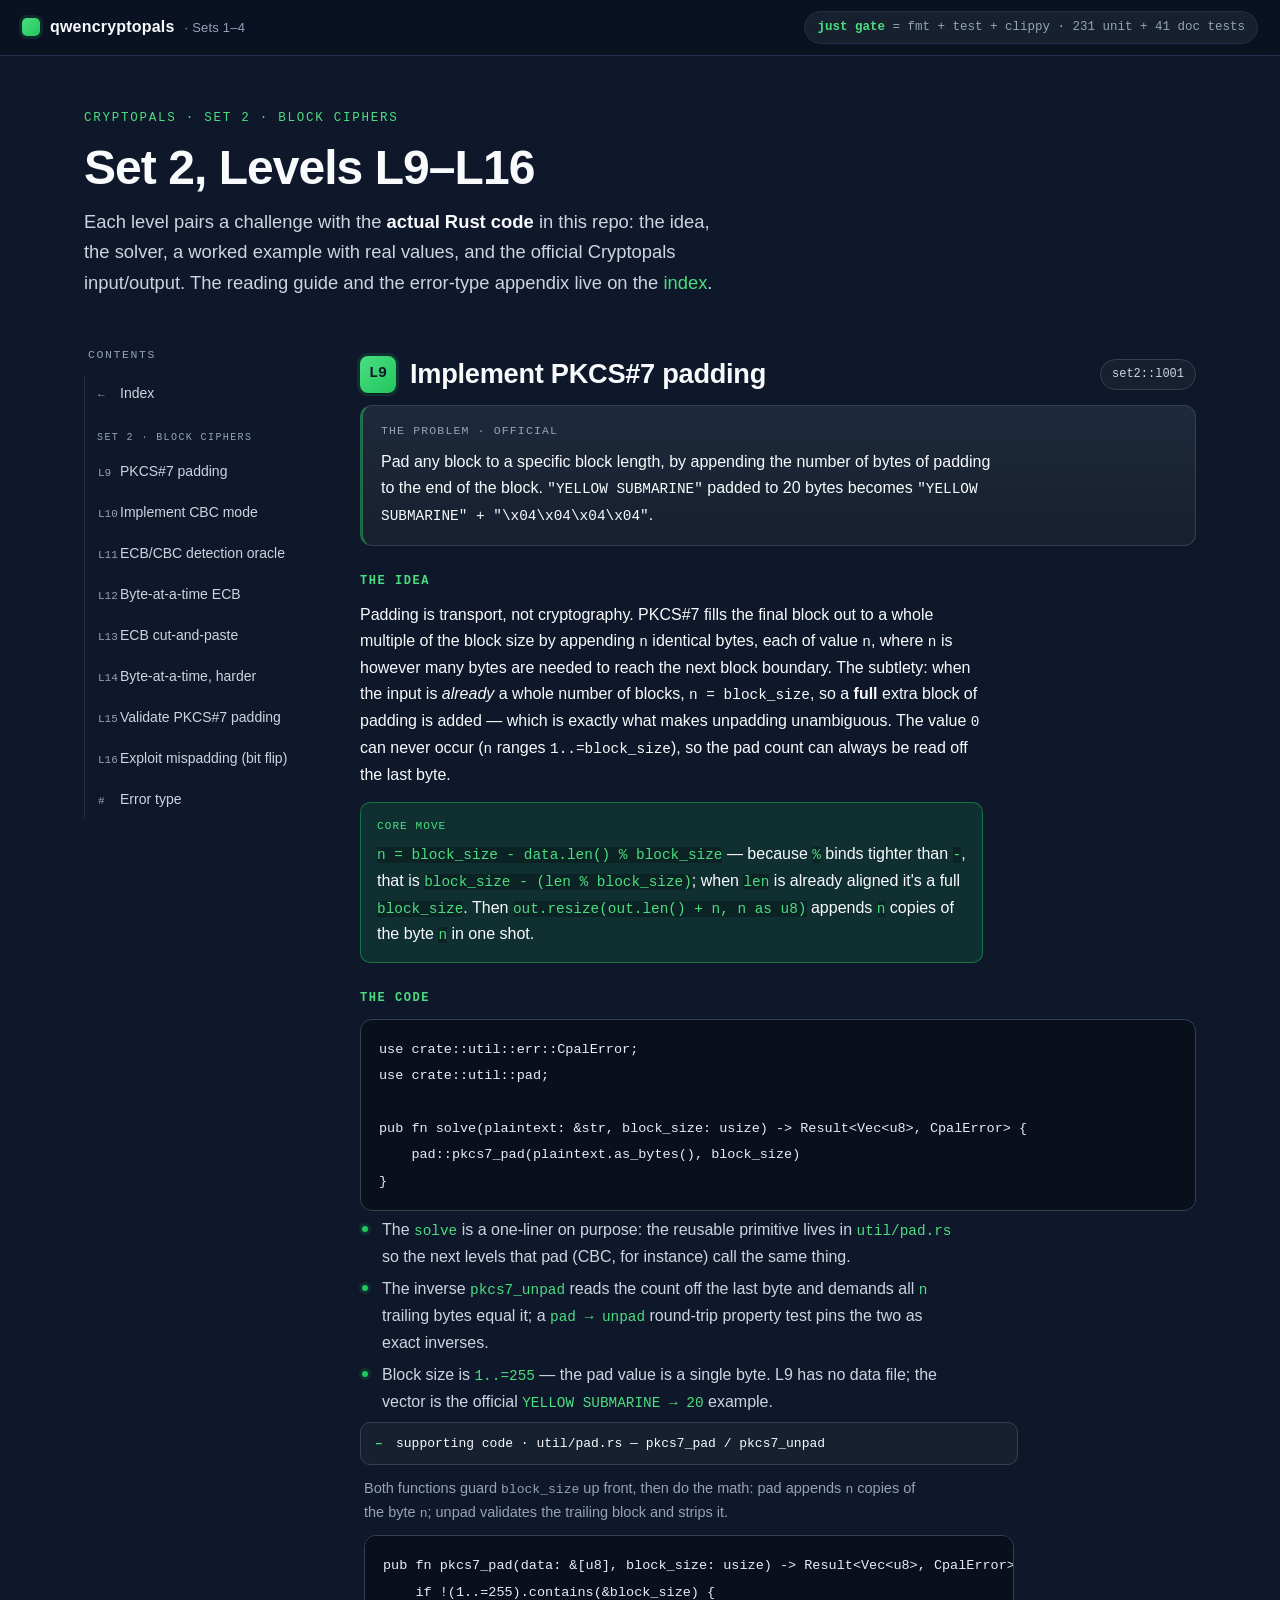
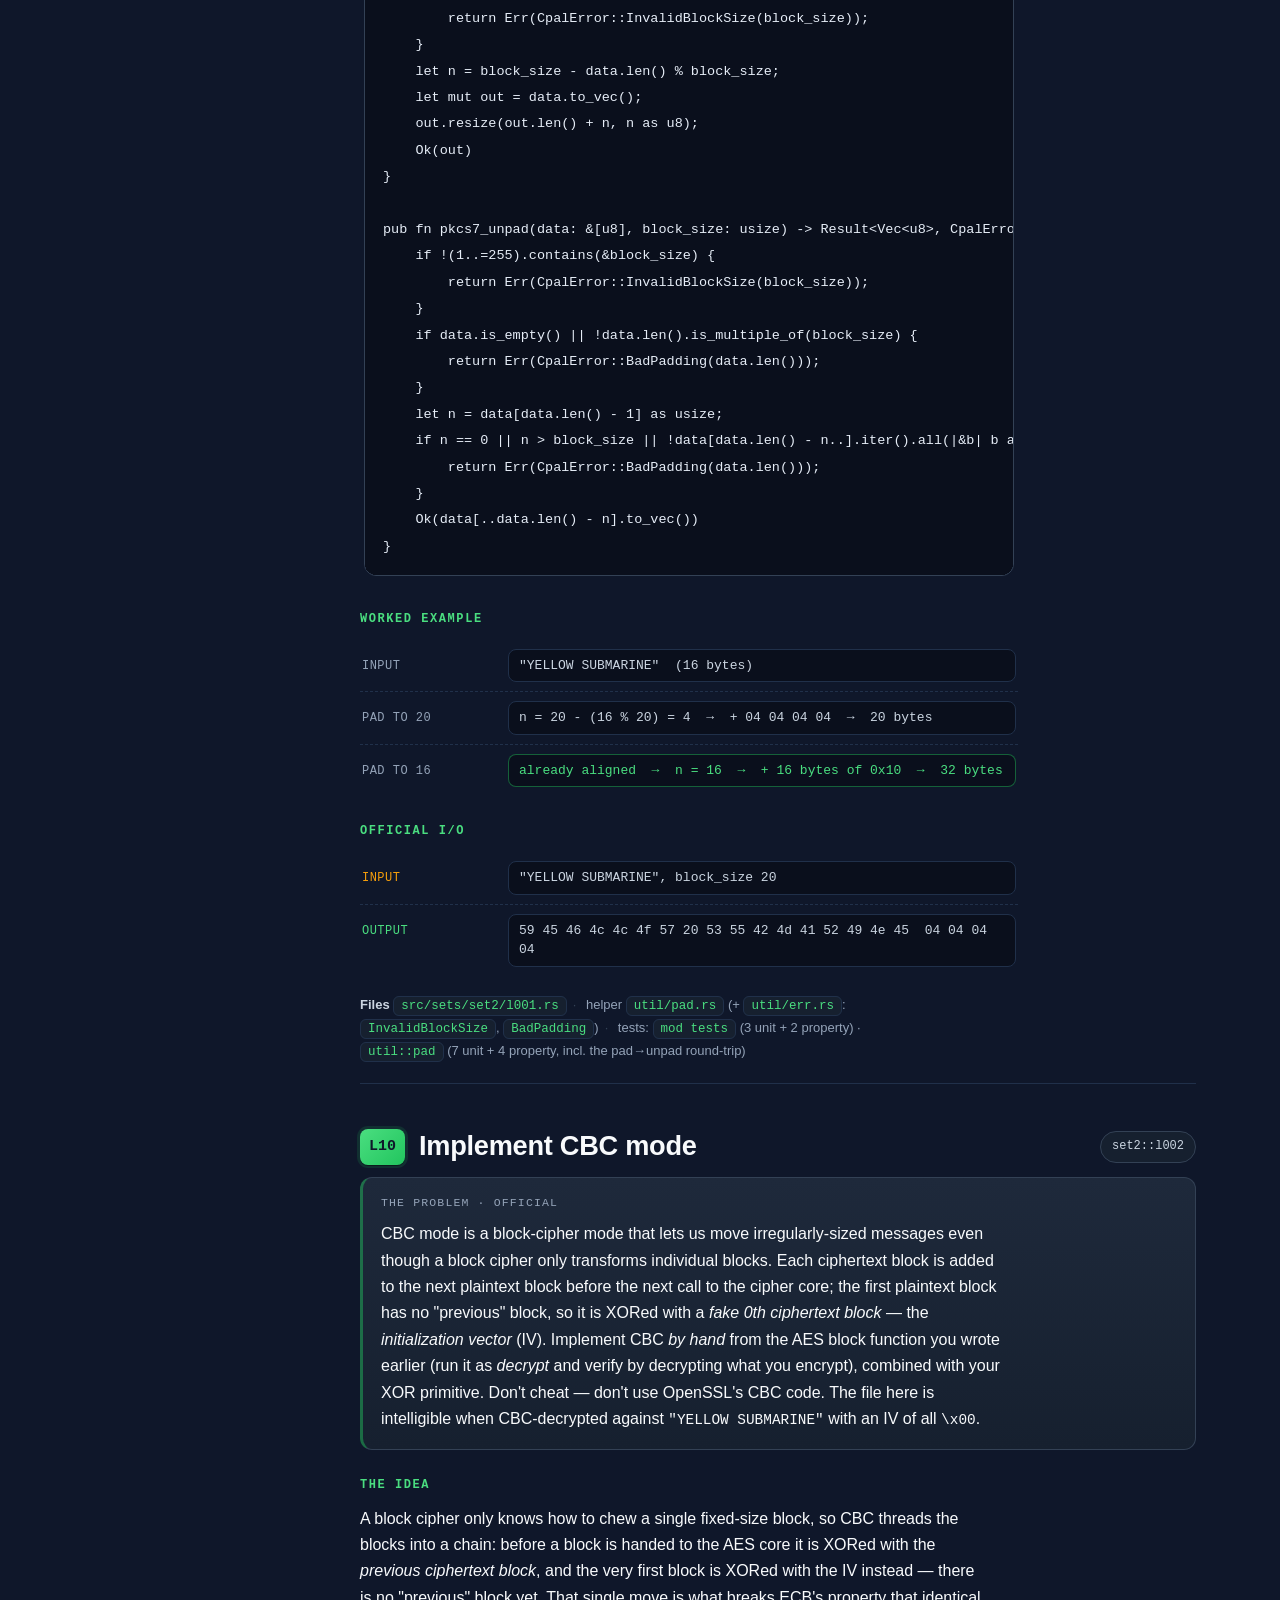
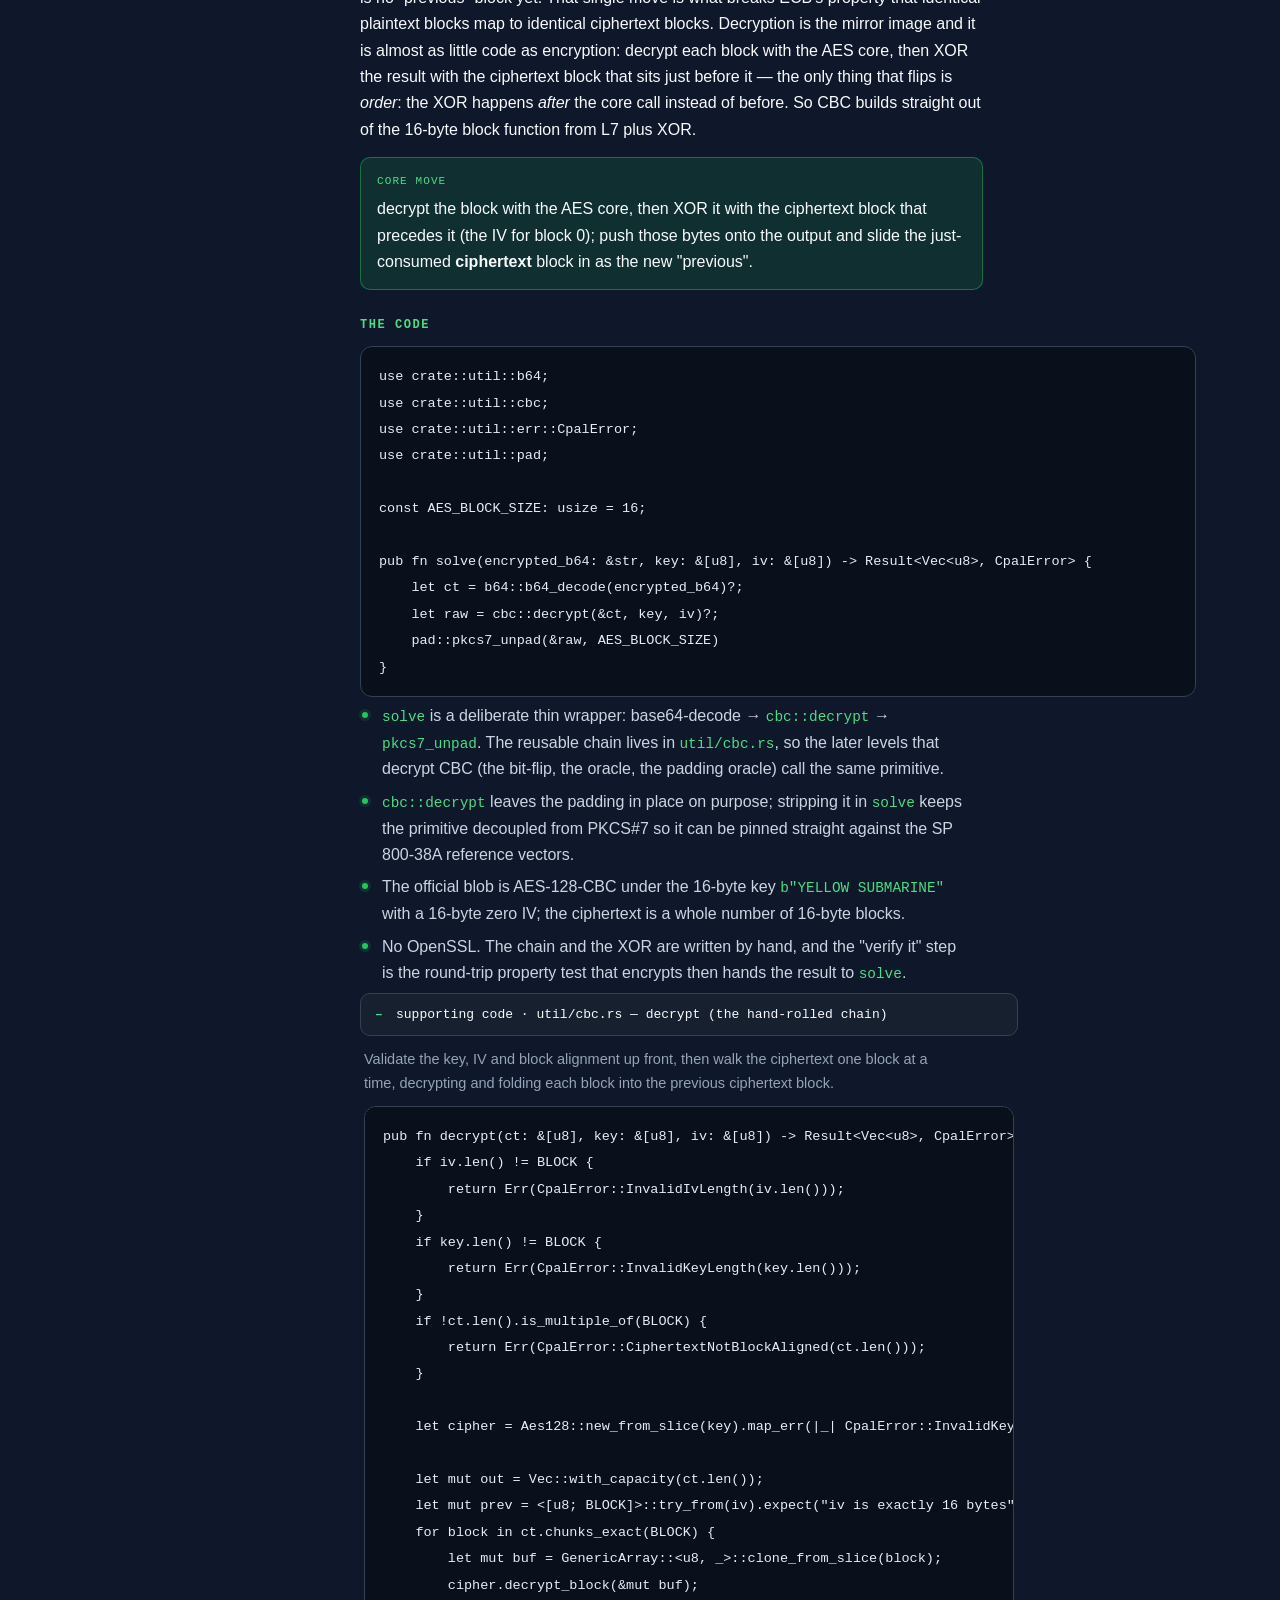
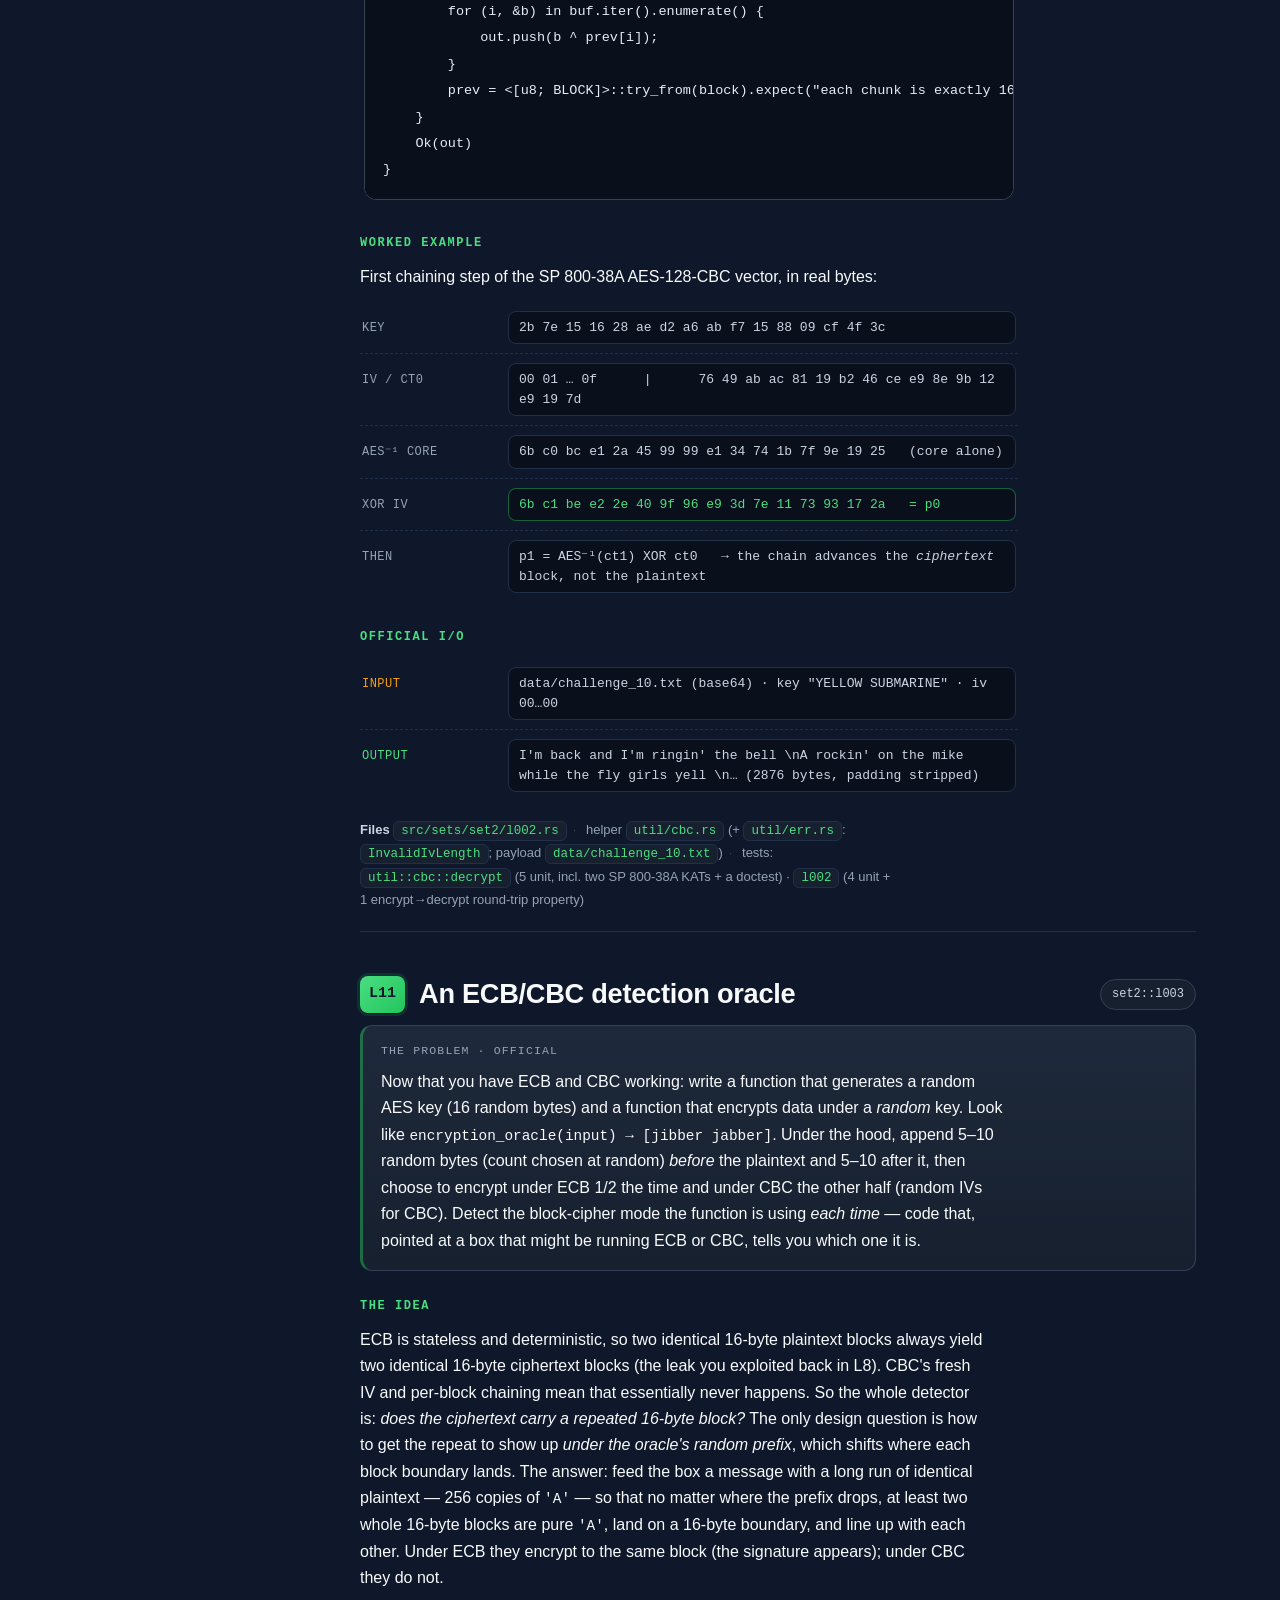
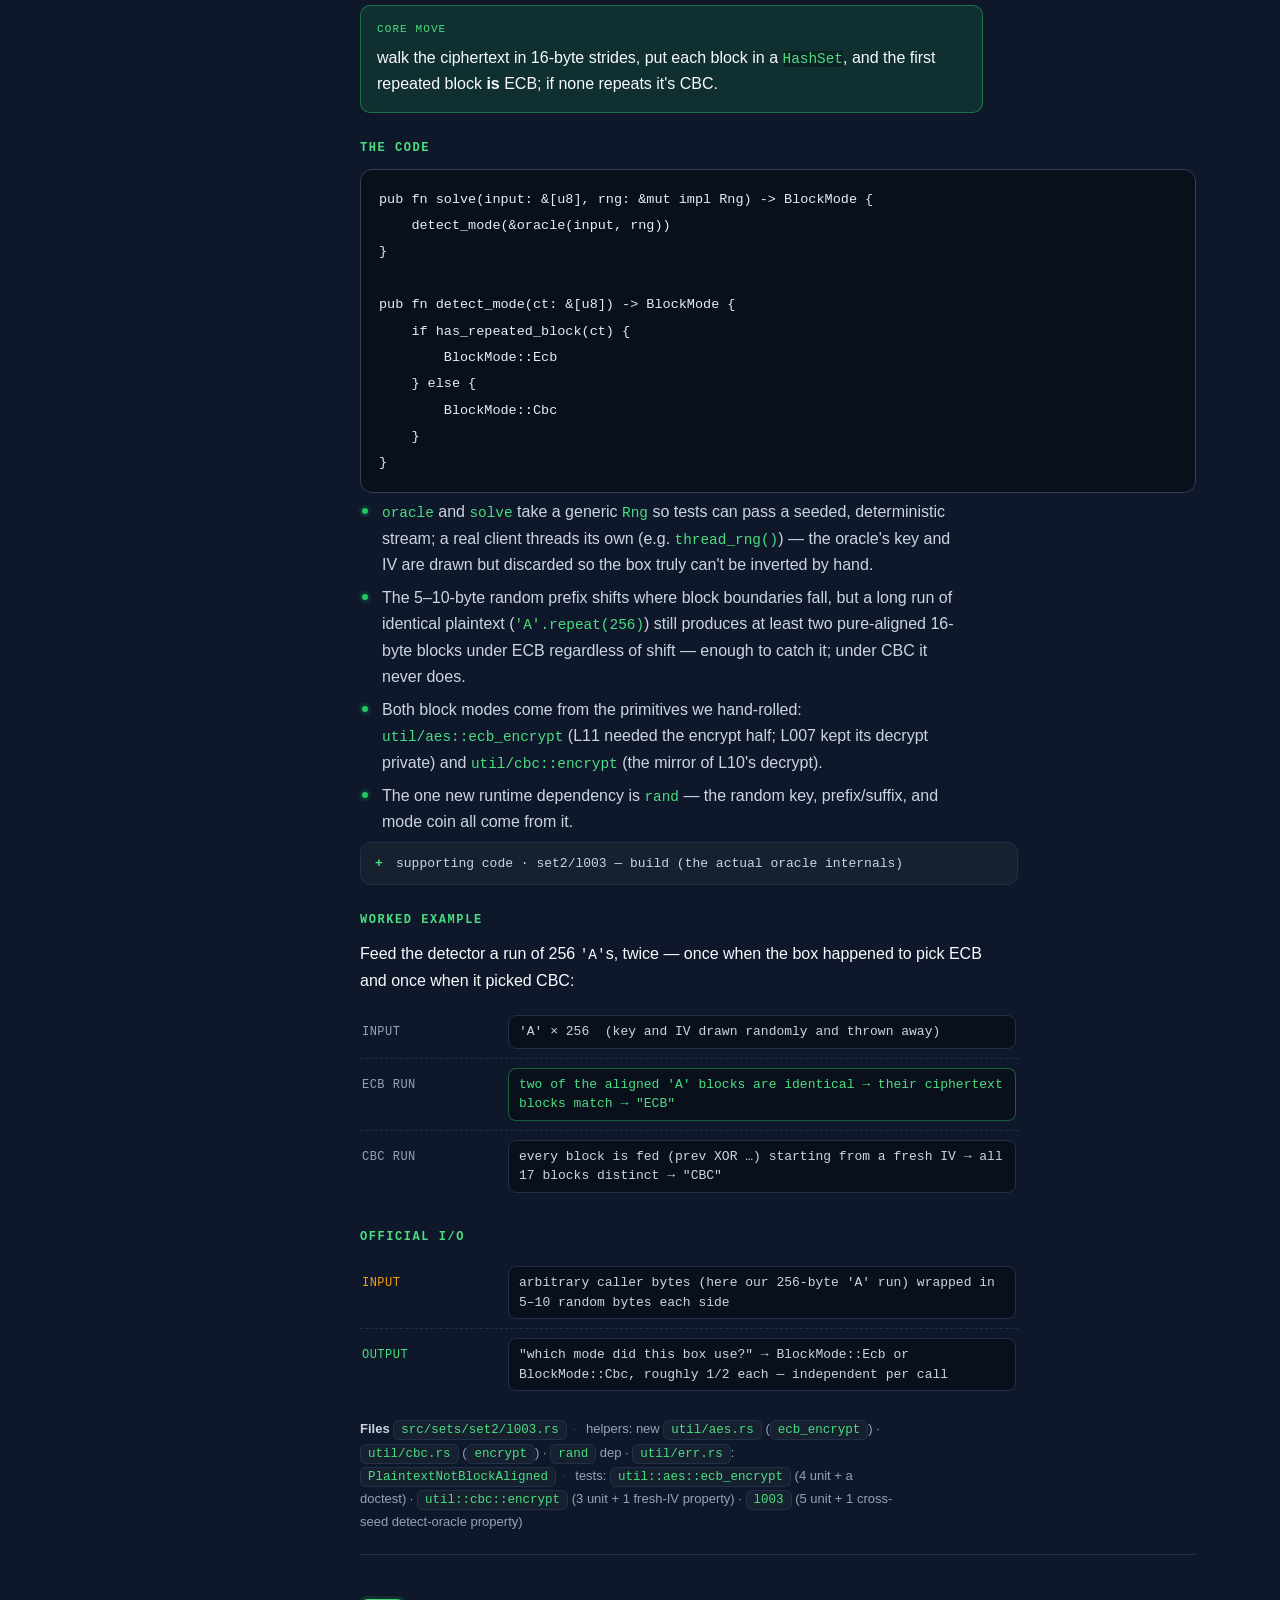
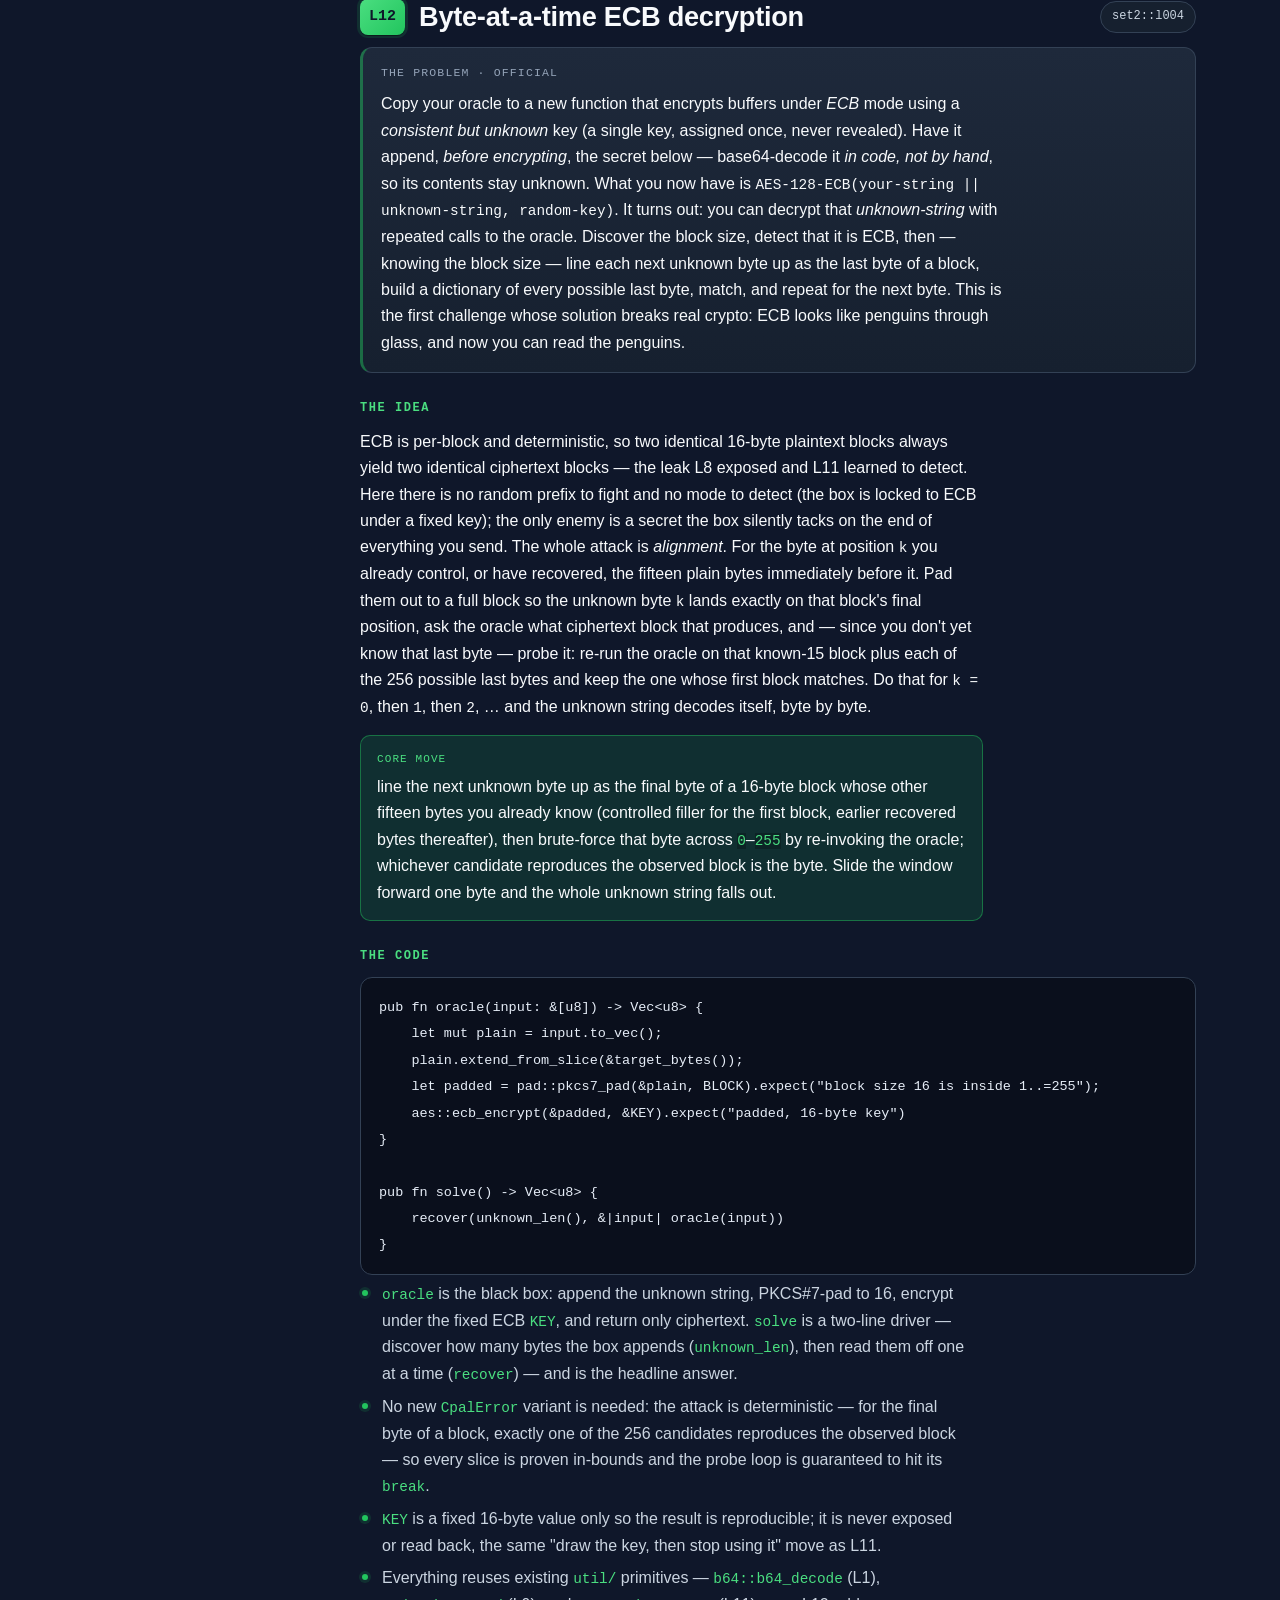
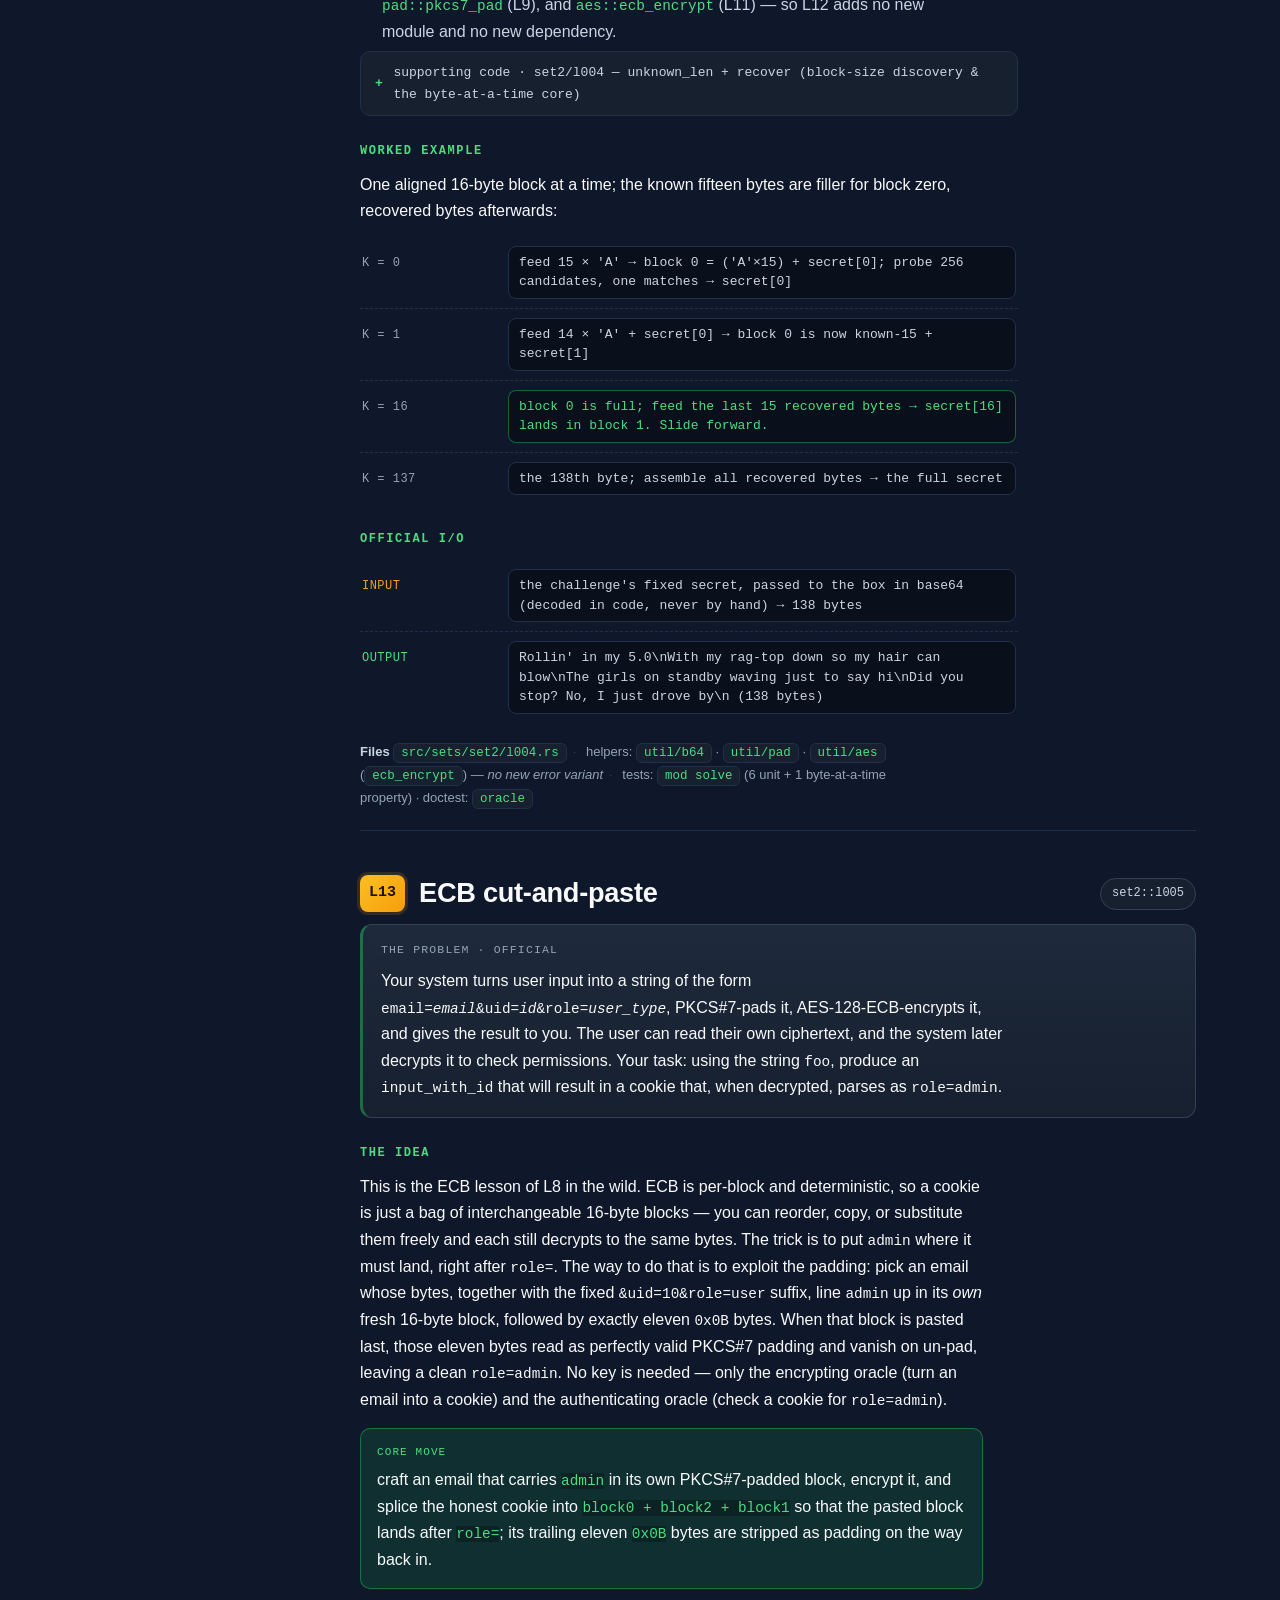
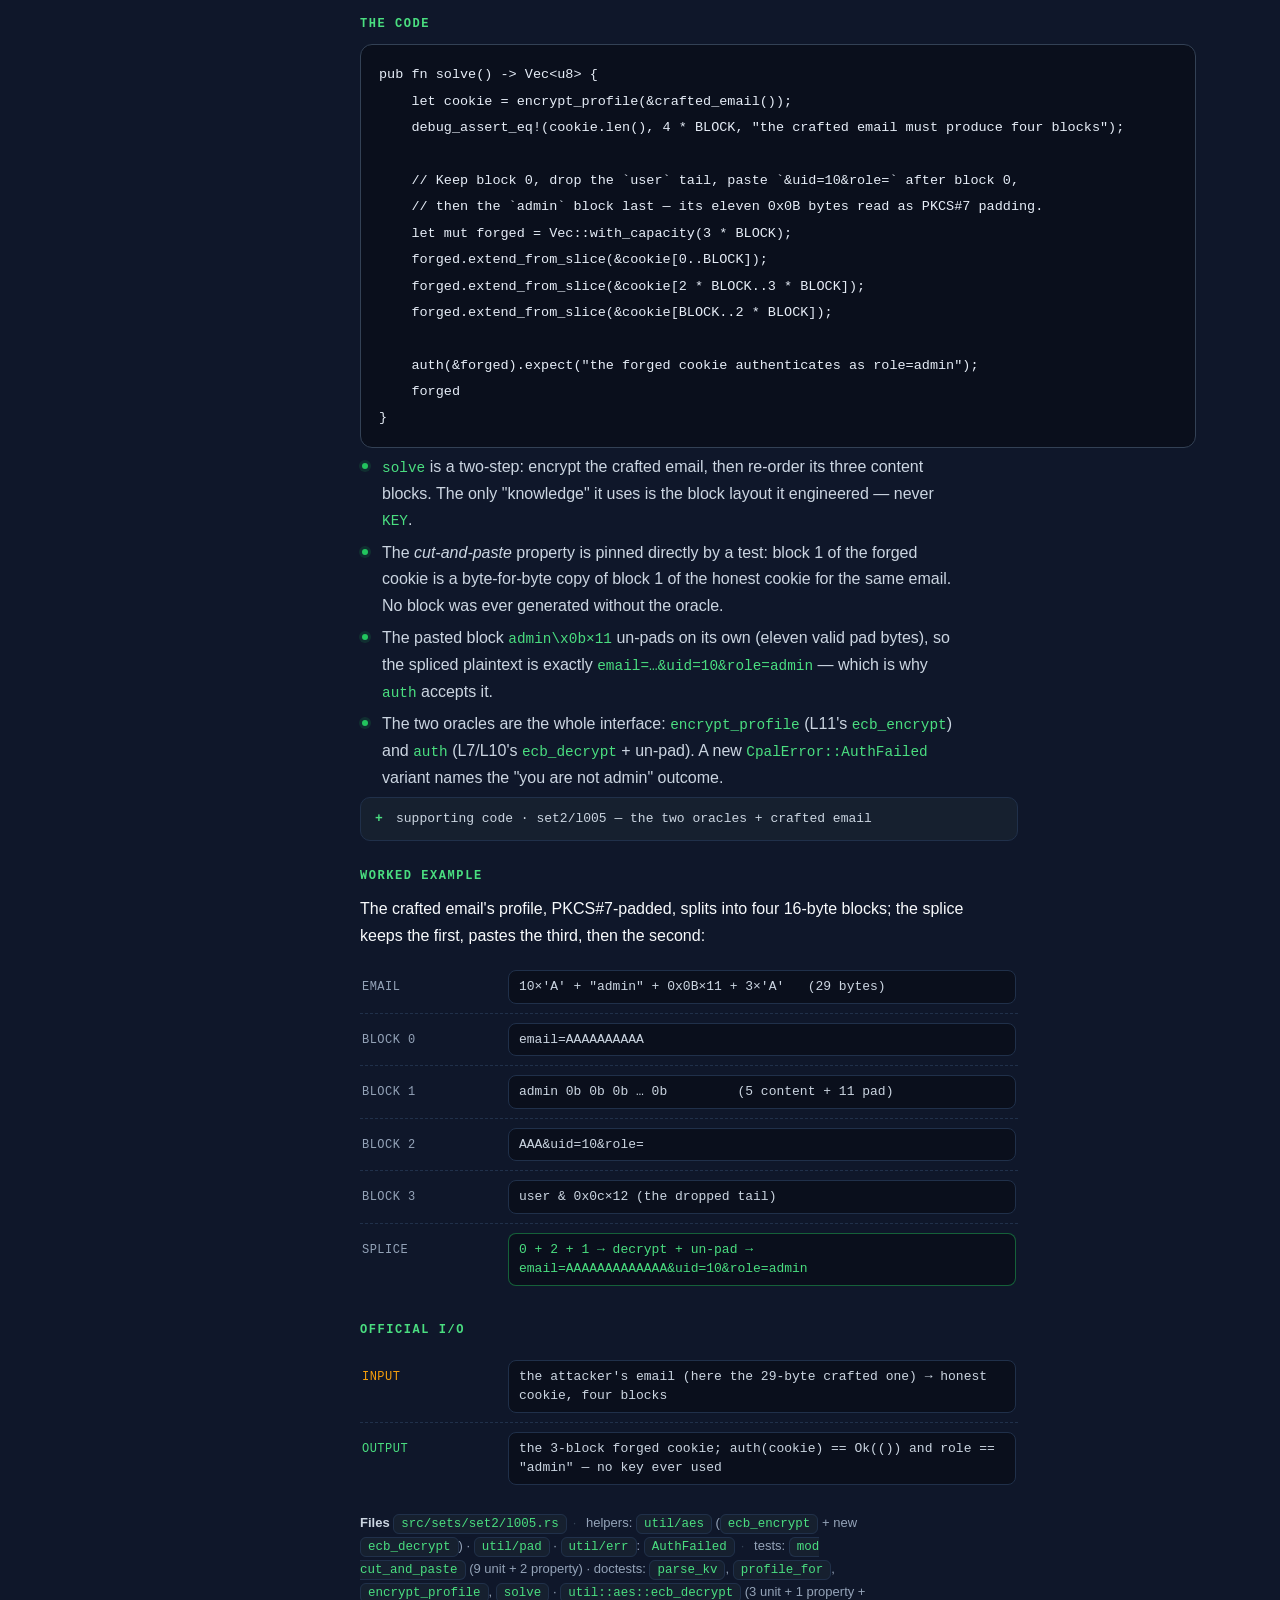
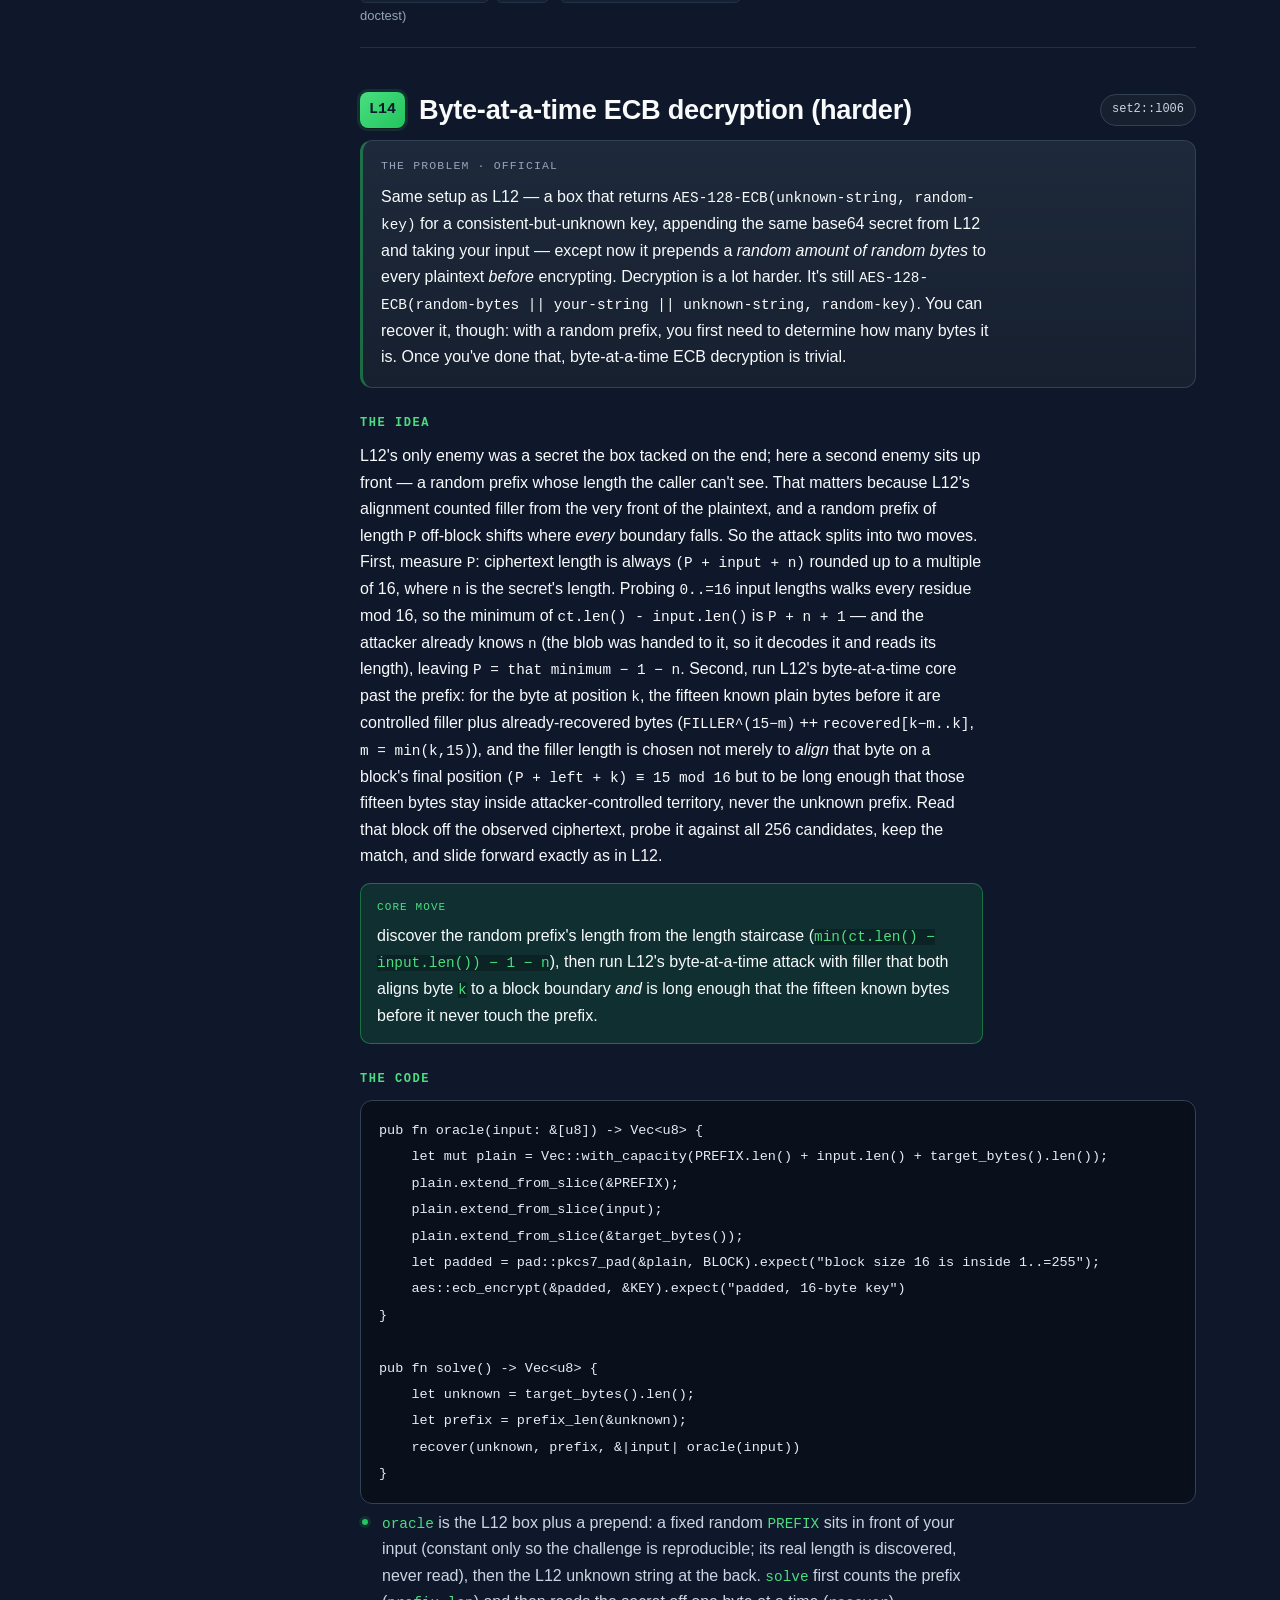
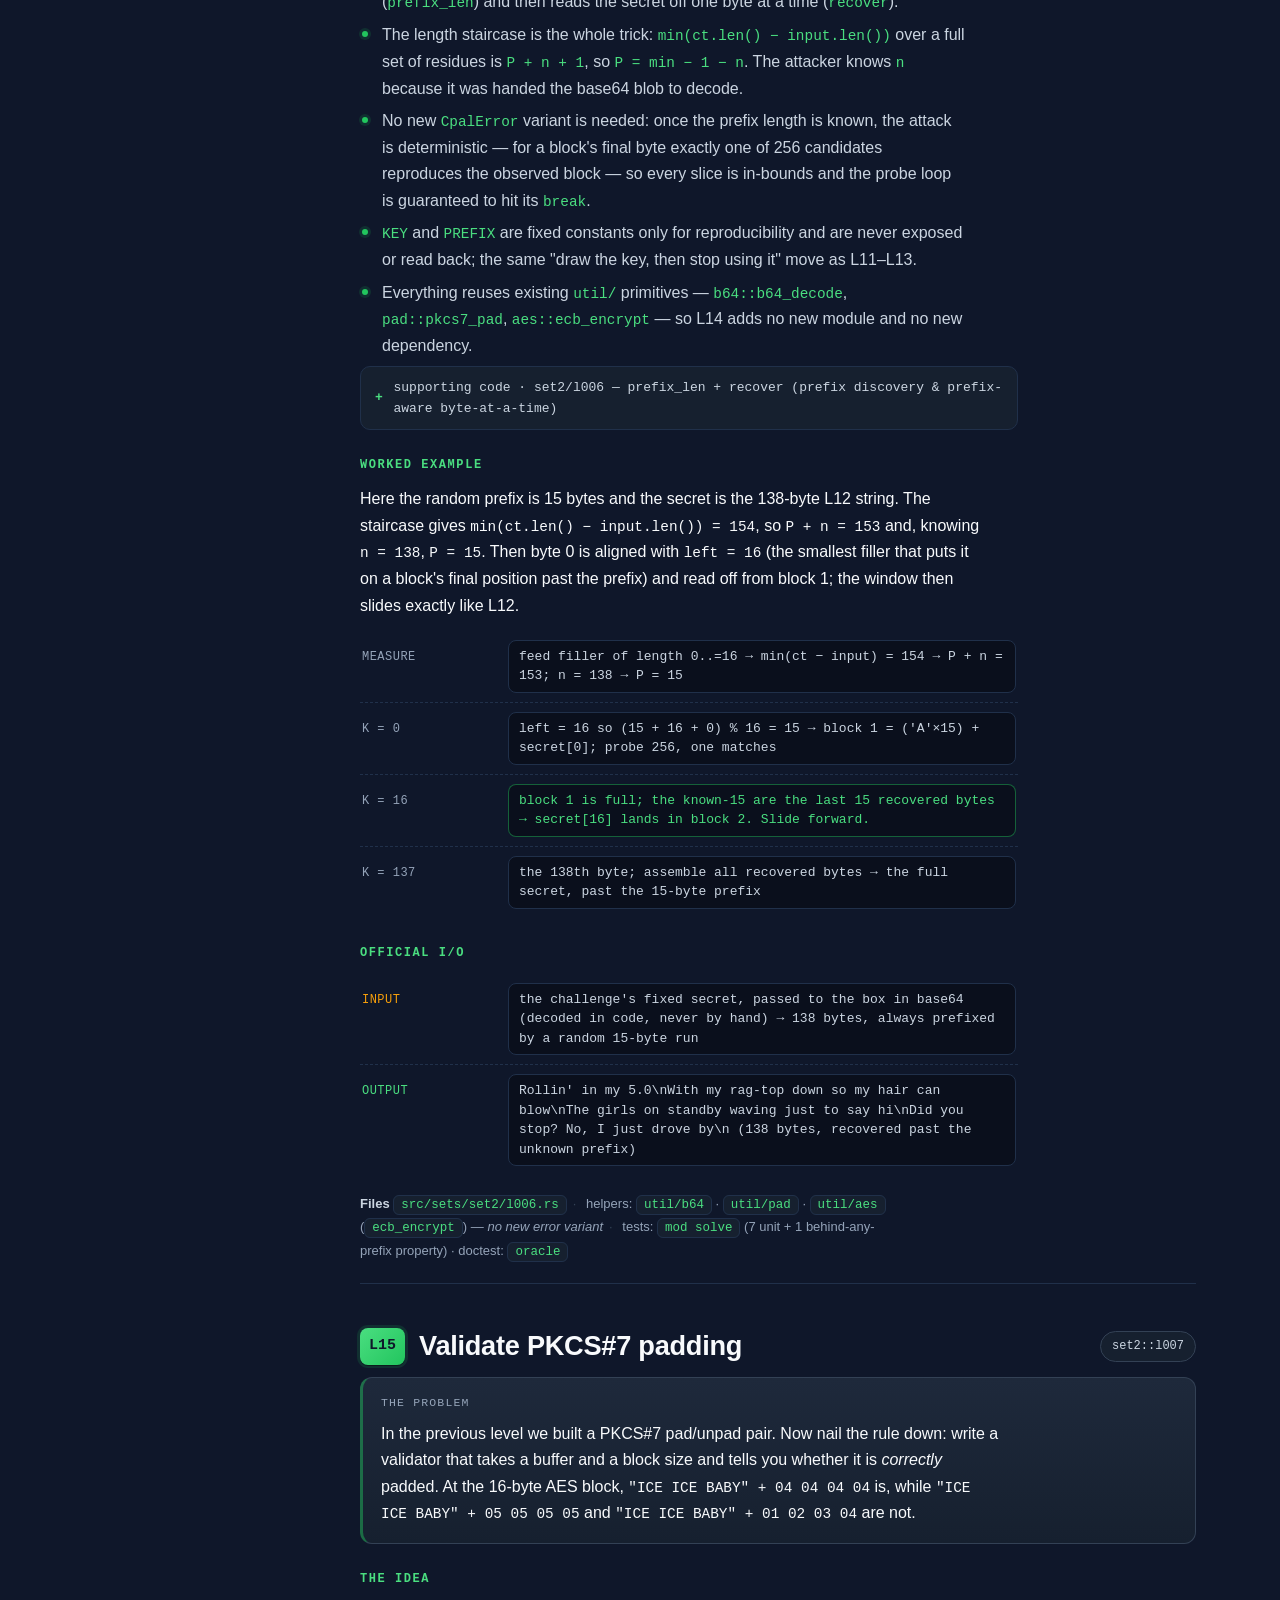
<file: docs/set2.html>
<!doctype html>
<html lang="en">
<head>
<meta charset="utf-8">
<meta name="viewport" content="width=device-width, initial-scale=1">
<meta name="description" content="Annotated walkthrough of Cryptopals Set 2 (L9–L16), wired to the actual Rust code in the qwencryptopals repo.">
<meta name="color-scheme" content="dark">
<title>Set 2, Levels L9–L16 · qwencryptopals</title>
<link rel="stylesheet" href="style.css">
</head>
<body>

<div class="topbar">
  <div class="brand"><span class="dot" aria-hidden="true"></span> qwencryptopals <small>· Sets 1–4</small></div>
  <div class="run"><b>just gate</b> = fmt + test + clippy · 231 unit + 41 doc tests</div>
</div>

<header class="hero">
  <p class="kicker">Cryptopals · Set 2 · Block ciphers</p>
  <h1>Set 2, Levels L9–L16</h1>
  <p class="lead">
    Each level pairs a challenge with the <strong>actual Rust code</strong> in this repo:
    the idea, the solver, a worked example with real values, and the official Cryptopals
    input/output. The reading guide and the error-type appendix live on the <a href="index.html">index</a>.
  </p>
</header>

<div class="grid">
  <nav class="toc" aria-label="Table of contents">
    <p class="toc-title">Contents</p>
    <ul class="toc-list">
      <li><a href="index.html"><span class="n">←</span>Index</a></li>
      <li class="set-head" aria-hidden="true">Set 2 · Block ciphers</li>
      <li><a href="#l9" data-toc><span class="n">L9</span>PKCS#7 padding</a></li>
      <li><a href="#l10" data-toc><span class="n">L10</span>Implement CBC mode</a></li>
      <li><a href="#l11" data-toc><span class="n">L11</span>ECB/CBC detection oracle</a></li>
      <li><a href="#l12" data-toc><span class="n">L12</span>Byte-at-a-time ECB</a></li>
      <li><a href="#l13" data-toc><span class="n">L13</span>ECB cut-and-paste</a></li>
      <li><a href="#l14" data-toc><span class="n">L14</span>Byte-at-a-time, harder</a></li>
      <li><a href="#l15" data-toc><span class="n">L15</span>Validate PKCS#7 padding</a></li>
      <li><a href="#l16" data-toc><span class="n">L16</span>Exploit mispadding (bit flip)</a></li>
      <li><a href="index.html#errors"><span class="n">#</span>Error type</a></li>
    </ul>
  </nav>

  <main>

  <!-- L9 (Set 2, Challenge 9) -->
  <section id="l9" class="challenge">
    <div class="ch-top">
      <span class="ch-num">L9</span>
      <h2>Implement PKCS#7 padding</h2>
      <span class="chip">set2::l001</span>
    </div>

    <div class="card problem">
      <span class="card-label">The problem · official</span>
      <p class="official">Pad any block to a specific block length, by appending the number of bytes of padding to the end of the block. <code>"YELLOW SUBMARINE"</code> padded to 20 bytes becomes <code>"YELLOW SUBMARINE" + "\x04\x04\x04\x04"</code>.</p>
    </div>

    <h3>The idea</h3>
    <p>Padding is transport, not cryptography. PKCS#7 fills the final block out to a whole multiple of the block size by appending <code>n</code> identical bytes, each of value <code>n</code>, where <code>n</code> is however many bytes are needed to reach the next block boundary. The subtlety: when the input is <em>already</em> a whole number of blocks, <code>n = block_size</code>, so a <strong>full</strong> extra block of padding is added — which is exactly what makes unpadding unambiguous. The value <code>0</code> can never occur (<code>n</code> ranges <code>1..=block_size</code>), so the pad count can always be read off the last byte.</p>
    <div class="insight"><span class="tag">Core move</span><p><code>n = block_size - data.len() % block_size</code> — because <code>%</code> binds tighter than <code>-</code>, that is <code>block_size - (len % block_size)</code>; when <code>len</code> is already aligned it's a full <code>block_size</code>. Then <code>out.resize(out.len() + n, n as u8)</code> appends <code>n</code> copies of the byte <code>n</code> in one shot.</p></div>

    <h3>The code</h3>
    <div class="code-wrap"><pre><code>use crate::util::err::CpalError;
use crate::util::pad;

pub fn solve(plaintext: &amp;str, block_size: usize) -&gt; Result&lt;Vec&lt;u8&gt;, CpalError&gt; {
    pad::pkcs7_pad(plaintext.as_bytes(), block_size)
}</code></pre></div>
    <ul class="notes">
      <li>The <code>solve</code> is a one-liner on purpose: the reusable primitive lives in <code>util/pad.rs</code> so the next levels that pad (CBC, for instance) call the same thing.</li>
      <li>The inverse <code>pkcs7_unpad</code> reads the count off the last byte and demands all <code>n</code> trailing bytes equal it; a <code>pad → unpad</code> round-trip property test pins the two as exact inverses.</li>
      <li>Block size is <code>1..=255</code> — the pad value is a single byte. L9 has no data file; the vector is the official <code>YELLOW SUBMARINE → 20</code> example.</li>
    </ul>

    <details class="support" open>
      <summary>supporting code · util/pad.rs — pkcs7_pad / pkcs7_unpad</summary>
      <div class="body">
        <p>Both functions guard <code>block_size</code> up front, then do the math: pad appends <code>n</code> copies of the byte <code>n</code>; unpad validates the trailing block and strips it.</p>
        <div class="code-wrap"><pre><code>pub fn pkcs7_pad(data: &amp;[u8], block_size: usize) -&gt; Result&lt;Vec&lt;u8&gt;, CpalError&gt; {
    if !(1..=255).contains(&amp;block_size) {
        return Err(CpalError::InvalidBlockSize(block_size));
    }
    let n = block_size - data.len() % block_size;
    let mut out = data.to_vec();
    out.resize(out.len() + n, n as u8);
    Ok(out)
}

pub fn pkcs7_unpad(data: &amp;[u8], block_size: usize) -&gt; Result&lt;Vec&lt;u8&gt;, CpalError&gt; {
    if !(1..=255).contains(&amp;block_size) {
        return Err(CpalError::InvalidBlockSize(block_size));
    }
    if data.is_empty() || !data.len().is_multiple_of(block_size) {
        return Err(CpalError::BadPadding(data.len()));
    }
    let n = data[data.len() - 1] as usize;
    if n == 0 || n &gt; block_size || !data[data.len() - n..].iter().all(|&amp;b| b as usize == n) {
        return Err(CpalError::BadPadding(data.len()));
    }
    Ok(data[..data.len() - n].to_vec())
}</code></pre></div>
      </div>
    </details>

    <h3>Worked example</h3>
    <div class="ex">
      <div class="ex-row"><span class="ex-k">input</span><code>"YELLOW SUBMARINE"  (16 bytes)</code></div>
      <div class="ex-row"><span class="ex-k">pad to 20</span><code>n = 20 - (16 % 20) = 4  →  + 04 04 04 04  →  20 bytes</code></div>
      <div class="ex-row out"><span class="ex-k">pad to 16</span><code>already aligned  →  n = 16  →  + 16 bytes of 0x10  →  32 bytes</code></div>
    </div>

    <h3>Official I/O</h3>
    <div class="io">
      <div class="io-row"><span class="io-k in">input</span><code>"YELLOW SUBMARINE", block_size 20</code></div>
      <div class="io-row"><span class="io-k out">output</span><code>59 45 46 4c 4c 4f 57 20 53 55 42 4d 41 52 49 4e 45  04 04 04 04</code></div>
    </div>
    <p class="files"><strong>Files</strong> <code>src/sets/set2/l001.rs</code><span class="sep">·</span> helper <code>util/pad.rs</code> (+ <code>util/err.rs</code>: <code>InvalidBlockSize</code>, <code>BadPadding</code>)<span class="sep">·</span> tests: <code>mod tests</code> (3 unit + 2 property) · <code>util::pad</code> (7 unit + 4 property, incl. the pad→unpad round-trip)</p>
  </section>

  <section id="l10" class="challenge">
    <div class="ch-top">
      <span class="ch-num">L10</span>
      <h2>Implement CBC mode</h2>
      <span class="chip">set2::l002</span>
    </div>

    <div class="card problem">
      <span class="card-label">The problem · official</span>
      <p class="official">CBC mode is a block-cipher mode that lets us move irregularly-sized messages even though a block cipher only transforms individual blocks. Each ciphertext block is added to the next plaintext block before the next call to the cipher core; the first plaintext block has no "previous" block, so it is XORed with a <em>fake 0th ciphertext block</em> — the <em>initialization vector</em> (IV). Implement CBC <em>by hand</em> from the AES block function you wrote earlier (run it as <em>decrypt</em> and verify by decrypting what you encrypt), combined with your XOR primitive. Don't cheat — don't use OpenSSL's CBC code. The file here is intelligible when CBC-decrypted against <code>"YELLOW SUBMARINE"</code> with an IV of all <code>\x00</code>.</p>
    </div>

    <h3>The idea</h3>
    <p>A block cipher only knows how to chew a single fixed-size block, so CBC threads the blocks into a chain: before a block is handed to the AES core it is XORed with the <em>previous ciphertext block</em>, and the very first block is XORed with the IV instead — there is no "previous" block yet. That single move is what breaks ECB's property that identical plaintext blocks map to identical ciphertext blocks. Decryption is the mirror image and it is almost as little code as encryption: decrypt each block with the AES core, then XOR the result with the ciphertext block that sits just before it — the only thing that flips is <em>order</em>: the XOR happens <em>after</em> the core call instead of before. So CBC builds straight out of the 16-byte block function from L7 plus XOR.</p>
    <div class="insight"><span class="tag">Core move</span><p>decrypt the block with the AES core, then XOR it with the ciphertext block that precedes it (the IV for block 0); push those bytes onto the output and slide the just-consumed <strong>ciphertext</strong> block in as the new "previous".</p></div>

    <h3>The code</h3>
    <div class="code-wrap"><pre><code>use crate::util::b64;
use crate::util::cbc;
use crate::util::err::CpalError;
use crate::util::pad;

const AES_BLOCK_SIZE: usize = 16;

pub fn solve(encrypted_b64: &amp;str, key: &amp;[u8], iv: &amp;[u8]) -&gt; Result&lt;Vec&lt;u8&gt;, CpalError&gt; {
    let ct = b64::b64_decode(encrypted_b64)?;
    let raw = cbc::decrypt(&amp;ct, key, iv)?;
    pad::pkcs7_unpad(&amp;raw, AES_BLOCK_SIZE)
}</code></pre></div>
    <ul class="notes">
      <li><code>solve</code> is a deliberate thin wrapper: base64-decode → <code>cbc::decrypt</code> → <code>pkcs7_unpad</code>. The reusable chain lives in <code>util/cbc.rs</code>, so the later levels that decrypt CBC (the bit-flip, the oracle, the padding oracle) call the same primitive.</li>
      <li><code>cbc::decrypt</code> leaves the padding in place on purpose; stripping it in <code>solve</code> keeps the primitive decoupled from PKCS#7 so it can be pinned straight against the SP 800-38A reference vectors.</li>
      <li>The official blob is AES-128-CBC under the 16-byte key <code>b"YELLOW SUBMARINE"</code> with a 16-byte zero IV; the ciphertext is a whole number of 16-byte blocks.</li>
      <li>No OpenSSL. The chain and the XOR are written by hand, and the "verify it" step is the round-trip property test that encrypts then hands the result to <code>solve</code>.</li>
    </ul>

    <details class="support" open>
      <summary>supporting code · util/cbc.rs — decrypt (the hand-rolled chain)</summary>
      <div class="body">
        <p>Validate the key, IV and block alignment up front, then walk the ciphertext one block at a time, decrypting and folding each block into the previous ciphertext block.</p>
        <div class="code-wrap"><pre><code>pub fn decrypt(ct: &amp;[u8], key: &amp;[u8], iv: &amp;[u8]) -&gt; Result&lt;Vec&lt;u8&gt;, CpalError&gt; {
    if iv.len() != BLOCK {
        return Err(CpalError::InvalidIvLength(iv.len()));
    }
    if key.len() != BLOCK {
        return Err(CpalError::InvalidKeyLength(key.len()));
    }
    if !ct.len().is_multiple_of(BLOCK) {
        return Err(CpalError::CiphertextNotBlockAligned(ct.len()));
    }

    let cipher = Aes128::new_from_slice(key).map_err(|_| CpalError::InvalidKeyLength(key.len()))?;

    let mut out = Vec::with_capacity(ct.len());
    let mut prev = &lt;[u8; BLOCK]&gt;::try_from(iv).expect("iv is exactly 16 bytes");
    for block in ct.chunks_exact(BLOCK) {
        let mut buf = GenericArray::&lt;u8, _&gt;::clone_from_slice(block);
        cipher.decrypt_block(&amp;mut buf);
        for (i, &amp;b) in buf.iter().enumerate() {
            out.push(b ^ prev[i]);
        }
        prev = &lt;[u8; BLOCK]&gt;::try_from(block).expect("each chunk is exactly 16 bytes");
    }
    Ok(out)
}</code></pre></div>
      </div>
    </details>

    <h3>Worked example</h3>
    <p>First chaining step of the SP 800-38A AES-128-CBC vector, in real bytes:</p>
    <div class="ex">
      <div class="ex-row"><span class="ex-k">key</span><code>2b 7e 15 16 28 ae d2 a6 ab f7 15 88 09 cf 4f 3c</code></div>
      <div class="ex-row"><span class="ex-k">iv / ct0</span><code>00 01 … 0f      |      76 49 ab ac 81 19 b2 46 ce e9 8e 9b 12 e9 19 7d</code></div>
      <div class="ex-row"><span class="ex-k">AES⁻¹ core</span><code>6b c0 bc e1 2a 45 99 99 e1 34 74 1b 7f 9e 19 25   (core alone)</code></div>
      <div class="ex-row out"><span class="ex-k">XOR iv</span><code>6b c1 be e2 2e 40 9f 96 e9 3d 7e 11 73 93 17 2a   = p0</code></div>
      <div class="ex-row"><span class="ex-k">then</span><code>p1 = AES⁻¹(ct1) XOR ct0   → the chain advances the <em>ciphertext</em> block, not the plaintext</code></div>
    </div>

    <h3>Official I/O</h3>
    <div class="io">
      <div class="io-row"><span class="io-k in">input</span><code>data/challenge_10.txt (base64) · key "YELLOW SUBMARINE" · iv 00…00</code></div>
      <div class="io-row"><span class="io-k out">output</span><code>I'm back and I'm ringin' the bell \nA rockin' on the mike while the fly girls yell \n… (2876 bytes, padding stripped)</code></div>
    </div>
    <p class="files"><strong>Files</strong> <code>src/sets/set2/l002.rs</code><span class="sep">·</span> helper <code>util/cbc.rs</code> (+ <code>util/err.rs</code>: <code>InvalidIvLength</code>; payload <code>data/challenge_10.txt</code>)<span class="sep">·</span> tests: <code>util::cbc::decrypt</code> (5 unit, incl. two SP 800-38A KATs + a doctest) · <code>l002</code> (4 unit + 1 encrypt→decrypt round-trip property)</p>
  </section>

  <section id="l11" class="challenge">
    <div class="ch-top">
      <span class="ch-num">L11</span>
      <h2>An ECB/CBC detection oracle</h2>
      <span class="chip">set2::l003</span>
    </div>

    <div class="card problem">
      <span class="card-label">The problem · official</span>
      <p class="official">Now that you have ECB and CBC working: write a function that generates a random AES key (16 random bytes) and a function that encrypts data under a <em>random</em> key. Look like <code>encryption_oracle(input) → [jibber jabber]</code>. Under the hood, append 5–10 random bytes (count chosen at random) <em>before</em> the plaintext and 5–10 after it, then choose to encrypt under ECB 1/2 the time and under CBC the other half (random IVs for CBC). Detect the block-cipher mode the function is using <em>each time</em> — code that, pointed at a box that might be running ECB or CBC, tells you which one it is.</p>
    </div>

    <h3>The idea</h3>
    <p>ECB is stateless and deterministic, so two identical 16-byte plaintext blocks always yield two identical 16-byte ciphertext blocks (the leak you exploited back in L8). CBC's fresh IV and per-block chaining mean that essentially never happens. So the whole detector is: <em>does the ciphertext carry a repeated 16-byte block?</em> The only design question is how to get the repeat to show up <em>under the oracle's random prefix</em>, which shifts where each block boundary lands. The answer: feed the box a message with a long run of identical plaintext — 256 copies of <code>'A'</code> — so that no matter where the prefix drops, at least two whole 16-byte blocks are pure <code>'A'</code>, land on a 16-byte boundary, and line up with each other. Under ECB they encrypt to the same block (the signature appears); under CBC they do not.</p>
    <div class="insight"><span class="tag">Core move</span><p>walk the ciphertext in 16-byte strides, put each block in a <code>HashSet</code>, and the first repeated block <strong>is</strong> ECB; if none repeats it's CBC.</p></div>

    <h3>The code</h3>
    <div class="code-wrap"><pre><code>pub fn solve(input: &amp;[u8], rng: &amp;mut impl Rng) -&gt; BlockMode {
    detect_mode(&amp;oracle(input, rng))
}

pub fn detect_mode(ct: &amp;[u8]) -&gt; BlockMode {
    if has_repeated_block(ct) {
        BlockMode::Ecb
    } else {
        BlockMode::Cbc
    }
}</code></pre></div>
    <ul class="notes">
      <li><code>oracle</code> and <code>solve</code> take a generic <code>Rng</code> so tests can pass a seeded, deterministic stream; a real client threads its own (e.g. <code>thread_rng()</code>) — the oracle's key and IV are drawn but discarded so the box truly can't be inverted by hand.</li>
      <li>The 5–10-byte random prefix shifts where block boundaries fall, but a long run of identical plaintext (<code>'A'.repeat(256)</code>) still produces at least two pure-aligned 16-byte blocks under ECB regardless of shift — enough to catch it; under CBC it never does.</li>
      <li>Both block modes come from the primitives we hand-rolled: <code>util/aes::ecb_encrypt</code> (L11 needed the encrypt half; L007 kept its decrypt private) and <code>util/cbc::encrypt</code> (the mirror of L10's decrypt).</li>
      <li>The one new runtime dependency is <code>rand</code> — the random key, prefix/suffix, and mode coin all come from it.</li>
    </ul>

    <details class="support">
      <summary>supporting code · set2/l003 — build (the actual oracle internals)</summary>
      <div class="body">
        <p>Every draw is made through the injected RNG so a fixed seed fully determines the key, prefix, suffix, mode and IV:</p>
        <div class="code-wrap"><pre><code>fn build(input: &amp;[u8], rng: &amp;mut impl Rng) -&gt; (Vec&lt;u8&gt;, BlockMode) {
    let key = random_block(rng);
    let prefix_len = rng.gen_range(5..=10);
    let suffix_len = rng.gen_range(5..=10);
    let prefix: Vec&lt;u8&gt; = (0..prefix_len).map(|_| rng.gen()).collect();
    let suffix: Vec&lt;u8&gt; = (0..suffix_len).map(|_| rng.gen()).collect();
    let mode = if rng.gen::&lt;bool&gt;() { BlockMode::Ecb } else { BlockMode::Cbc };

    let mut plain = Vec::new();
    plain.extend_from_slice(&amp;prefix);
    plain.extend_from_slice(input);
    plain.extend_from_slice(&amp;suffix);
    let padded = pad::pkcs7_pad(&amp;plain, BLOCK).expect("block size is 16");

    let ct = match mode {
        BlockMode::Ecb =&gt; aes::ecb_encrypt(&amp;padded, &amp;key).expect("padded, 16-byte key"),
        BlockMode::Cbc =&gt; {
            let iv = random_block(rng);
            cbc::encrypt(&amp;padded, &amp;key, &amp;iv).expect("padded, 16-byte key and iv")
        }
    };
    (ct, mode)
}</code></pre></div>
      </div>
    </details>

    <h3>Worked example</h3>
    <p>Feed the detector a run of 256 <code>'A'</code>s, twice — once when the box happened to pick ECB and once when it picked CBC:</p>
    <div class="ex">
      <div class="ex-row"><span class="ex-k">input</span><code>'A' × 256  (key and IV drawn randomly and thrown away)</code></div>
      <div class="ex-row out"><span class="ex-k">ECB run</span><code>two of the aligned 'A' blocks are identical → their ciphertext blocks match → "ECB"</code></div>
      <div class="ex-row"><span class="ex-k">CBC run</span><code>every block is fed (prev XOR …) starting from a fresh IV → all 17 blocks distinct → "CBC"</code></div>
    </div>

    <h3>Official I/O</h3>
    <div class="io">
      <div class="io-row"><span class="io-k in">input</span><code>arbitrary caller bytes (here our 256-byte 'A' run) wrapped in 5–10 random bytes each side</code></div>
      <div class="io-row"><span class="io-k out">output</span><code>"which mode did this box use?" → BlockMode::Ecb or BlockMode::Cbc, roughly 1/2 each — independent per call</code></div>
    </div>
    <p class="files"><strong>Files</strong> <code>src/sets/set2/l003.rs</code><span class="sep">·</span> helpers: new <code>util/aes.rs</code> (<code>ecb_encrypt</code>) · <code>util/cbc.rs</code> (<code>encrypt</code>) · <code>rand</code> dep · <code>util/err.rs</code>: <code>PlaintextNotBlockAligned</code><span class="sep">·</span> tests: <code>util::aes::ecb_encrypt</code> (4 unit + a doctest) · <code>util::cbc::encrypt</code> (3 unit + 1 fresh-IV property) · <code>l003</code> (5 unit + 1 cross-seed detect-oracle property)</p>
  </section>

  <section id="l12" class="challenge">
    <div class="ch-top">
      <span class="ch-num">L12</span>
      <h2>Byte-at-a-time ECB decryption</h2>
      <span class="chip">set2::l004</span>
    </div>

    <div class="card problem">
      <span class="card-label">The problem · official</span>
      <p class="official">Copy your oracle to a new function that encrypts buffers under <em>ECB</em> mode using a <em>consistent but unknown</em> key (a single key, assigned once, never revealed). Have it append, <em>before encrypting</em>, the secret below — base64-decode it <em>in code, not by hand</em>, so its contents stay unknown. What you now have is <code>AES-128-ECB(your-string || unknown-string, random-key)</code>. It turns out: you can decrypt that <em>unknown-string</em> with repeated calls to the oracle. Discover the block size, detect that it is ECB, then — knowing the block size — line each next unknown byte up as the last byte of a block, build a dictionary of every possible last byte, match, and repeat for the next byte. This is the first challenge whose solution breaks real crypto: ECB looks like penguins through glass, and now you can read the penguins.</p>
    </div>

    <h3>The idea</h3>
    <p>ECB is per-block and deterministic, so two identical 16-byte plaintext blocks always yield two identical ciphertext blocks — the leak L8 exposed and L11 learned to detect. Here there is no random prefix to fight and no mode to detect (the box is locked to ECB under a fixed key); the only enemy is a secret the box silently tacks on the end of everything you send. The whole attack is <em>alignment</em>. For the byte at position <code>k</code> you already control, or have recovered, the fifteen plain bytes immediately before it. Pad them out to a full block so the unknown byte <code>k</code> lands exactly on that block's final position, ask the oracle what ciphertext block that produces, and — since you don't yet know that last byte — probe it: re-run the oracle on that known-15 block plus each of the 256 possible last bytes and keep the one whose first block matches. Do that for <code>k = 0</code>, then <code>1</code>, then <code>2</code>, … and the unknown string decodes itself, byte by byte.</p>
    <div class="insight"><span class="tag">Core move</span><p>line the next unknown byte up as the final byte of a 16-byte block whose other fifteen bytes you already know (controlled filler for the first block, earlier recovered bytes thereafter), then brute-force that byte across <code>0</code>–<code>255</code> by re-invoking the oracle; whichever candidate reproduces the observed block is the byte. Slide the window forward one byte and the whole unknown string falls out.</p></div>

    <h3>The code</h3>
    <div class="code-wrap"><pre><code>pub fn oracle(input: &amp;[u8]) -&gt; Vec&lt;u8&gt; {
    let mut plain = input.to_vec();
    plain.extend_from_slice(&amp;target_bytes());
    let padded = pad::pkcs7_pad(&amp;plain, BLOCK).expect("block size 16 is inside 1..=255");
    aes::ecb_encrypt(&amp;padded, &amp;KEY).expect("padded, 16-byte key")
}

pub fn solve() -&gt; Vec&lt;u8&gt; {
    recover(unknown_len(), &amp;|input| oracle(input))
}</code></pre></div>
    <ul class="notes">
      <li><code>oracle</code> is the black box: append the unknown string, PKCS#7-pad to 16, encrypt under the fixed ECB <code>KEY</code>, and return only ciphertext. <code>solve</code> is a two-line driver — discover how many bytes the box appends (<code>unknown_len</code>), then read them off one at a time (<code>recover</code>) — and is the headline answer.</li>
      <li>No new <code>CpalError</code> variant is needed: the attack is deterministic — for the final byte of a block, exactly one of the 256 candidates reproduces the observed block — so every slice is proven in-bounds and the probe loop is guaranteed to hit its <code>break</code>.</li>
      <li><code>KEY</code> is a fixed 16-byte value only so the result is reproducible; it is never exposed or read back, the same "draw the key, then stop using it" move as L11.</li>
      <li>Everything reuses existing <code>util/</code> primitives — <code>b64::b64_decode</code> (L1), <code>pad::pkcs7_pad</code> (L9), and <code>aes::ecb_encrypt</code> (L11) — so L12 adds no new module and no new dependency.</li>
    </ul>

    <details class="support">
      <summary>supporting code · set2/l004 — unknown_len + recover (block-size discovery &amp; the byte-at-a-time core)</summary>
      <div class="body">
        <p>Probe 17 input lengths to walk every residue mod 16 (the minimum of <code>ct.len() - input.len()</code> is <code>unknown_len + 1</code>), then, for byte <code>k</code>, place it as the final byte of block <code>(left + k) / 16</code> and brute-force it:</p>
        <div class="code-wrap"><pre><code>fn unknown_len() -&gt; usize {
    (0..=BLOCK)
        .map(|len| oracle(&amp;vec![FILLER; len]).len() - len)
        .min()
        .expect("at least one sample")
        - 1
}

fn recover(total: usize, enc: &amp;dyn Fn(&amp;[u8]) -&gt; Vec&lt;u8&gt;) -&gt; Vec&lt;u8&gt; {
    let mut recovered = Vec::with_capacity(total);
    for k in 0..total {
        let mut known15 = if k &lt; BLOCK {
            vec![FILLER; BLOCK - 1 - k]
        } else {
            Vec::with_capacity(BLOCK - 1)
        };
        if k &lt; BLOCK {
            known15.extend_from_slice(&amp;recovered[..k]);
        } else {
            known15.extend_from_slice(&amp;recovered[k - (BLOCK - 1)..k]);
        }
        let left = BLOCK - 1 - k % BLOCK;
        let block = (left + k) / BLOCK;
        let observed = enc(&amp;vec![FILLER; left]);
        let observed_block = &amp;observed[block * BLOCK..block * BLOCK + BLOCK];

        let mut cand = known15;
        cand.push(0);
        for c in 0..=u8::MAX {
            cand[BLOCK - 1] = c;
            if enc(&amp;cand)[..BLOCK] == *observed_block {
                recovered.push(c);
                break;
            }
        }
    }
    recovered
}</code></pre></div>
      </div>
    </details>

    <h3>Worked example</h3>
    <p>One aligned 16-byte block at a time; the known fifteen bytes are filler for block zero, recovered bytes afterwards:</p>
    <div class="ex">
      <div class="ex-row"><span class="ex-k">k = 0</span><code>feed 15 × 'A' → block 0 = ('A'×15) + secret[0]; probe 256 candidates, one matches → secret[0]</code></div>
      <div class="ex-row"><span class="ex-k">k = 1</span><code>feed 14 × 'A' + secret[0] → block 0 is now known-15 + secret[1]</code></div>
      <div class="ex-row out"><span class="ex-k">k = 16</span><code>block 0 is full; feed the last 15 recovered bytes → secret[16] lands in block 1. Slide forward.</code></div>
      <div class="ex-row"><span class="ex-k">k = 137</span><code>the 138th byte; assemble all recovered bytes → the full secret</code></div>
    </div>

    <h3>Official I/O</h3>
    <div class="io">
      <div class="io-row"><span class="io-k in">input</span><code>the challenge's fixed secret, passed to the box in base64 (decoded in code, never by hand) → 138 bytes</code></div>
      <div class="io-row"><span class="io-k out">output</span><code>Rollin' in my 5.0\nWith my rag-top down so my hair can blow\nThe girls on standby waving just to say hi\nDid you stop? No, I just drove by\n (138 bytes)</code></div>
    </div>
    <p class="files"><strong>Files</strong> <code>src/sets/set2/l004.rs</code><span class="sep">·</span> helpers: <code>util/b64</code> · <code>util/pad</code> · <code>util/aes</code> (<code>ecb_encrypt</code>) — <em>no new error variant</em><span class="sep">·</span> tests: <code>mod solve</code> (6 unit + 1 byte-at-a-time property) · doctest: <code>oracle</code></p>
  </section>

  <section id="l13" class="challenge">
    <div class="ch-top">
      <span class="ch-num alt">L13</span>
      <h2>ECB cut-and-paste</h2>
      <span class="chip">set2::l005</span>
    </div>

    <div class="card problem">
      <span class="card-label">The problem · official</span>
      <p class="official">Your system turns user input into a string of the form <code>email=<em>email</em>&amp;uid=<em>id</em>&amp;role=<em>user_type</em></code>, PKCS#7-pads it, AES-128-ECB-encrypts it, and gives the result to you. The user can read their own ciphertext, and the system later decrypts it to check permissions. Your task: using the string <code>foo</code>, produce an <code>input_with_id</code> that will result in a cookie that, when decrypted, parses as <code>role=admin</code>.</p>
    </div>

    <h3>The idea</h3>
    <p>This is the ECB lesson of L8 in the wild. ECB is per-block and deterministic, so a cookie is just a bag of interchangeable 16-byte blocks — you can reorder, copy, or substitute them freely and each still decrypts to the same bytes. The trick is to put <code>admin</code> where it must land, right after <code>role=</code>. The way to do that is to exploit the padding: pick an email whose bytes, together with the fixed <code>&amp;uid=10&amp;role=user</code> suffix, line <code>admin</code> up in its <em>own</em> fresh 16-byte block, followed by exactly eleven <code>0x0B</code> bytes. When that block is pasted last, those eleven bytes read as perfectly valid PKCS#7 padding and vanish on un-pad, leaving a clean <code>role=admin</code>. No key is needed — only the encrypting oracle (turn an email into a cookie) and the authenticating oracle (check a cookie for <code>role=admin</code>).</p>
    <div class="insight"><span class="tag">Core move</span><p>craft an email that carries <code>admin</code> in its own PKCS#7-padded block, encrypt it, and splice the honest cookie into <code>block0 + block2 + block1</code> so that the pasted block lands after <code>role=</code>; its trailing eleven <code>0x0B</code> bytes are stripped as padding on the way back in.</p></div>

    <h3>The code</h3>
    <div class="code-wrap"><pre><code>pub fn solve() -&gt; Vec&lt;u8&gt; {
    let cookie = encrypt_profile(&amp;crafted_email());
    debug_assert_eq!(cookie.len(), 4 * BLOCK, "the crafted email must produce four blocks");

    // Keep block 0, drop the `user` tail, paste `&amp;uid=10&amp;role=` after block 0,
    // then the `admin` block last — its eleven 0x0B bytes read as PKCS#7 padding.
    let mut forged = Vec::with_capacity(3 * BLOCK);
    forged.extend_from_slice(&amp;cookie[0..BLOCK]);
    forged.extend_from_slice(&amp;cookie[2 * BLOCK..3 * BLOCK]);
    forged.extend_from_slice(&amp;cookie[BLOCK..2 * BLOCK]);

    auth(&amp;forged).expect("the forged cookie authenticates as role=admin");
    forged
}</code></pre></div>
    <ul class="notes">
      <li><code>solve</code> is a two-step: encrypt the crafted email, then re-order its three content blocks. The only "knowledge" it uses is the block layout it engineered — never <code>KEY</code>.</li>
      <li>The <em>cut-and-paste</em> property is pinned directly by a test: block 1 of the forged cookie is a byte-for-byte copy of block 1 of the honest cookie for the same email. No block was ever generated without the oracle.</li>
      <li>The pasted block <code>admin\x0b×11</code> un-pads on its own (eleven valid pad bytes), so the spliced plaintext is exactly <code>email=…&amp;uid=10&amp;role=admin</code> — which is why <code>auth</code> accepts it.</li>
      <li>The two oracles are the whole interface: <code>encrypt_profile</code> (L11's <code>ecb_encrypt</code>) and <code>auth</code> (L7/L10's <code>ecb_decrypt</code> + un-pad). A new <code>CpalError::AuthFailed</code> variant names the "you are not admin" outcome.</li>
    </ul>

    <details class="support">
      <summary>supporting code · set2/l005 — the two oracles + crafted email</summary>
      <div class="body">
        <p><code>encrypt_profile</code> is the black box that hands back a cookie; <code>auth</code> is the box to defeat; <code>crafted_email</code> builds the 29-byte email that carries <code>admin</code> in its own padded block:<code>10×'A'</code>, then <code>admin</code>, then eleven <code>0x0B</code>, then <code>3×'A'</code> — so <code>&amp;uid=10&amp;role=user</code> fills out the last two blocks.</p>
        <div class="code-wrap"><pre><code>pub fn encrypt_profile(email: &amp;str) -&gt; Vec&lt;u8&gt; {
    let padded =
        pad::pkcs7_pad(profile_for(email).as_bytes(), BLOCK).expect("block size 16 fits 1..=255");
    aes::ecb_encrypt(&amp;padded, &amp;KEY).expect("padded, 16-byte key")
}

pub fn auth(cookie: &amp;[u8]) -&gt; Result&lt;(), CpalError&gt; {
    match decrypt_profile(cookie)?.get("role").map(String::as_str) {
        Some("admin") =&gt; Ok(()),
        _ =&gt; Err(CpalError::AuthFailed),
    }
}

fn crafted_email() -&gt; String {
    let mut email: Vec&lt;u8&gt; = vec![FILLER; 10];
    email.extend_from_slice(PRIVILEGE.as_bytes());
    email.extend(std::iter::repeat_n(PAD_BYTE, BLOCK - PRIVILEGE.len()));
    email.extend_from_slice(&amp;[FILLER; 3]);
    String::from_utf8(email).expect("ASCII filler and padding stay valid UTF-8")
}</code></pre></div>
      </div>
    </details>

    <h3>Worked example</h3>
    <p>The crafted email's profile, PKCS#7-padded, splits into four 16-byte blocks; the splice keeps the first, pastes the third, then the second:</p>
    <div class="ex">
      <div class="ex-row"><span class="ex-k">email</span><code>10×'A' + "admin" + 0x0B×11 + 3×'A'   (29 bytes)</code></div>
      <div class="ex-row"><span class="ex-k">block 0</span><code>email=AAAAAAAAAA</code></div>
      <div class="ex-row"><span class="ex-k">block 1</span><code>admin 0b 0b 0b … 0b         (5 content + 11 pad)</code></div>
      <div class="ex-row"><span class="ex-k">block 2</span><code>AAA&amp;uid=10&amp;role=</code></div>
      <div class="ex-row"><span class="ex-k">block 3</span><code>user &amp; 0x0c×12 (the dropped tail)</code></div>
      <div class="ex-row out"><span class="ex-k">splice</span><code>0 + 2 + 1 → decrypt + un-pad → email=AAAAAAAAAAAAA&amp;uid=10&amp;role=admin</code></div>
    </div>

    <h3>Official I/O</h3>
    <div class="io">
      <div class="io-row"><span class="io-k in">input</span><code>the attacker's email (here the 29-byte crafted one) → honest cookie, four blocks</code></div>
      <div class="io-row"><span class="io-k out">output</span><code>the 3-block forged cookie; auth(cookie) == Ok(()) and role == "admin" — no key ever used</code></div>
    </div>
    <p class="files"><strong>Files</strong> <code>src/sets/set2/l005.rs</code><span class="sep">·</span> helpers: <code>util/aes</code> (<code>ecb_encrypt</code> + new <code>ecb_decrypt</code>) · <code>util/pad</code> · <code>util/err</code>: <code>AuthFailed</code><span class="sep">·</span> tests: <code>mod cut_and_paste</code> (9 unit + 2 property) · doctests: <code>parse_kv</code>, <code>profile_for</code>, <code>encrypt_profile</code>, <code>solve</code> · <code>util::aes::ecb_decrypt</code> (3 unit + 1 property + doctest)</p>
  </section>

  <section id="l14" class="challenge">
    <div class="ch-top">
      <span class="ch-num">L14</span>
      <h2>Byte-at-a-time ECB decryption (harder)</h2>
      <span class="chip">set2::l006</span>
    </div>

    <div class="card problem">
      <span class="card-label">The problem · official</span>
      <p class="official">Same setup as L12 — a box that returns <code>AES-128-ECB(unknown-string, random-key)</code> for a consistent-but-unknown key, appending the same base64 secret from L12 and taking your input — except now it prepends a <em>random amount of random bytes</em> to every plaintext <em>before</em> encrypting. Decryption is a lot harder. It's still <code>AES-128-ECB(random-bytes || your-string || unknown-string, random-key)</code>. You can recover it, though: with a random prefix, you first need to determine how many bytes it is. Once you've done that, byte-at-a-time ECB decryption is trivial.</p>
    </div>

    <h3>The idea</h3>
    <p>L12's only enemy was a secret the box tacked on the end; here a second enemy sits up front — a random prefix whose length the caller can't see. That matters because L12's alignment counted filler from the very front of the plaintext, and a random prefix of length <code>P</code> off-block shifts where <em>every</em> boundary falls. So the attack splits into two moves. First, measure <code>P</code>: ciphertext length is always <code>(P + input + n)</code> rounded up to a multiple of 16, where <code>n</code> is the secret's length. Probing <code>0..=16</code> input lengths walks every residue mod 16, so the minimum of <code>ct.len() - input.len()</code> is <code>P + n + 1</code> — and the attacker already knows <code>n</code> (the blob was handed to it, so it decodes it and reads its length), leaving <code>P = that minimum − 1 − n</code>. Second, run L12's byte-at-a-time core past the prefix: for the byte at position <code>k</code>, the fifteen known plain bytes before it are controlled filler plus already-recovered bytes (<code>FILLER^(15−m)</code> ++ <code>recovered[k−m..k]</code>, <code>m = min(k,15)</code>), and the filler length is chosen not merely to <em>align</em> that byte on a block's final position <code>(P + left + k) ≡ 15 mod 16</code> but to be long enough that those fifteen bytes stay inside attacker-controlled territory, never the unknown prefix. Read that block off the observed ciphertext, probe it against all 256 candidates, keep the match, and slide forward exactly as in L12.</p>
    <div class="insight"><span class="tag">Core move</span><p>discover the random prefix's length from the length staircase (<code>min(ct.len() − input.len()) − 1 − n</code>), then run L12's byte-at-a-time attack with filler that both aligns byte <code>k</code> to a block boundary <em>and</em> is long enough that the fifteen known bytes before it never touch the prefix.</p></div>

    <h3>The code</h3>
    <div class="code-wrap"><pre><code>pub fn oracle(input: &amp;[u8]) -&gt; Vec&lt;u8&gt; {
    let mut plain = Vec::with_capacity(PREFIX.len() + input.len() + target_bytes().len());
    plain.extend_from_slice(&amp;PREFIX);
    plain.extend_from_slice(input);
    plain.extend_from_slice(&amp;target_bytes());
    let padded = pad::pkcs7_pad(&amp;plain, BLOCK).expect("block size 16 is inside 1..=255");
    aes::ecb_encrypt(&amp;padded, &amp;KEY).expect("padded, 16-byte key")
}

pub fn solve() -&gt; Vec&lt;u8&gt; {
    let unknown = target_bytes().len();
    let prefix = prefix_len(&amp;unknown);
    recover(unknown, prefix, &amp;|input| oracle(input))
}</code></pre></div>
    <ul class="notes">
      <li><code>oracle</code> is the L12 box plus a prepend: a fixed random <code>PREFIX</code> sits in front of your input (constant only so the challenge is reproducible; its real length is discovered, never read), then the L12 unknown string at the back. <code>solve</code> first counts the prefix (<code>prefix_len</code>) and then reads the secret off one byte at a time (<code>recover</code>).</li>
      <li>The length staircase is the whole trick: <code>min(ct.len() − input.len())</code> over a full set of residues is <code>P + n + 1</code>, so <code>P = min − 1 − n</code>. The attacker knows <code>n</code> because it was handed the base64 blob to decode.</li>
      <li>No new <code>CpalError</code> variant is needed: once the prefix length is known, the attack is deterministic — for a block's final byte exactly one of 256 candidates reproduces the observed block — so every slice is in-bounds and the probe loop is guaranteed to hit its <code>break</code>.</li>
      <li><code>KEY</code> and <code>PREFIX</code> are fixed constants only for reproducibility and are never exposed or read back; the same "draw the key, then stop using it" move as L11–L13.</li>
      <li>Everything reuses existing <code>util/</code> primitives — <code>b64::b64_decode</code>, <code>pad::pkcs7_pad</code>, <code>aes::ecb_encrypt</code> — so L14 adds no new module and no new dependency.</li>
    </ul>

    <details class="support">
      <summary>supporting code · set2/l006 — prefix_len + recover (prefix discovery &amp; prefix-aware byte-at-a-time)</summary>
      <div class="body">
        <p>Count the prefix from the length staircase, then, for byte <code>k</code>, pick the shortest filler length that both aligns it to a block's final position <code>(P + left + k) % 16 == 15</code> and stays out of the prefix; probe all 256 candidates on that same block.</p>
        <div class="code-wrap"><pre><code>fn prefix_len(unknown: &amp;usize) -&gt; usize {
    let total = (0..=BLOCK)
        .map(|len| oracle(&amp;vec![FILLER; len]).len() - len)
        .min()
        .expect("at least one sample")
        - 1;
    total - unknown
}

fn recover(total: usize, prefix_len: usize, enc: &amp;dyn Fn(&amp;[u8]) -&gt; Vec&lt;u8&gt;) -&gt; Vec&lt;u8&gt; {
    let mut recovered = Vec::with_capacity(total);
    for k in 0..total {
        let m = k.min(BLOCK - 1);
        let mut known15 = vec![FILLER; BLOCK - 1 - m];
        known15.extend_from_slice(&amp;recovered[k - m..k]);

        let min_left = if k &lt; BLOCK { BLOCK - 1 - k } else { 0 };
        let mut left = 0;
        while (prefix_len + left + k) % BLOCK != BLOCK - 1 {
            left += 1;
        }
        if left &lt; min_left {
            left += BLOCK;
        }

        let block = (prefix_len + left + k) / BLOCK;
        let observed = enc(&amp;vec![FILLER; left]);
        let observed_block = &amp;observed[block * BLOCK..block * BLOCK + BLOCK];

        let probe_left = left + k - (BLOCK - 1);
        let mut cand = vec![FILLER; probe_left];
        cand.extend_from_slice(&amp;known15);
        cand.push(0);
        let last = cand.len() - 1;
        for c in 0..=u8::MAX {
            cand[last] = c;
            let probe = &amp;enc(&amp;cand)[block * BLOCK..block * BLOCK + BLOCK];
            if probe == observed_block {
                recovered.push(c);
                break;
            }
        }
    }
    recovered
}</code></pre></div>
      </div>
    </details>

    <h3>Worked example</h3>
    <p>Here the random prefix is 15 bytes and the secret is the 138-byte L12 string. The staircase gives <code>min(ct.len() − input.len()) = 154</code>, so <code>P + n = 153</code> and, knowing <code>n = 138</code>, <code>P = 15</code>. Then byte 0 is aligned with <code>left = 16</code> (the smallest filler that puts it on a block's final position past the prefix) and read off from block 1; the window then slides exactly like L12.</p>
    <div class="ex">
      <div class="ex-row"><span class="ex-k">measure</span><code>feed filler of length 0..=16 → min(ct − input) = 154 → P + n = 153; n = 138 → P = 15</code></div>
      <div class="ex-row"><span class="ex-k">k = 0</span><code>left = 16 so (15 + 16 + 0) % 16 = 15 → block 1 = ('A'×15) + secret[0]; probe 256, one matches</code></div>
      <div class="ex-row out"><span class="ex-k">k = 16</span><code>block 1 is full; the known-15 are the last 15 recovered bytes → secret[16] lands in block 2. Slide forward.</code></div>
      <div class="ex-row"><span class="ex-k">k = 137</span><code>the 138th byte; assemble all recovered bytes → the full secret, past the 15-byte prefix</code></div>
    </div>

    <h3>Official I/O</h3>
    <div class="io">
      <div class="io-row"><span class="io-k in">input</span><code>the challenge's fixed secret, passed to the box in base64 (decoded in code, never by hand) → 138 bytes, always prefixed by a random 15-byte run</code></div>
      <div class="io-row"><span class="io-k out">output</span><code>Rollin' in my 5.0\nWith my rag-top down so my hair can blow\nThe girls on standby waving just to say hi\nDid you stop? No, I just drove by\n (138 bytes, recovered past the unknown prefix)</code></div>
    </div>
    <p class="files"><strong>Files</strong> <code>src/sets/set2/l006.rs</code><span class="sep">·</span> helpers: <code>util/b64</code> · <code>util/pad</code> · <code>util/aes</code> (<code>ecb_encrypt</code>) — <em>no new error variant</em><span class="sep">·</span> tests: <code>mod solve</code> (7 unit + 1 behind-any-prefix property) · doctest: <code>oracle</code></p>
  </section>

  <!-- L15 -->
  <section id="l15" class="challenge">
    <div class="ch-top">
      <span class="ch-num">L15</span>
      <h2>Validate PKCS#7 padding</h2>
      <span class="chip">set2::l007</span>
    </div>

    <div class="card problem">
      <span class="card-label">The problem</span>
      <p class="official">In the previous level we built a PKCS#7 pad/unpad pair. Now nail the rule down: write a validator that takes a buffer and a block size and tells you whether it is <em>correctly</em> padded. At the 16-byte AES block, <code>"ICE ICE BABY" + 04 04 04 04</code> is, while <code>"ICE ICE BABY" + 05 05 05 05</code> and <code>"ICE ICE BABY" + 01 02 03 04</code> are not.</p>
    </div>

    <h3>The idea</h3>
    <p>A buffer is legal PKCS#7 exactly when its final byte <code>n</code> is in <code>1..=block</code> <em>and</em> its last <code>n</code> bytes are all <code>n</code>. Nothing else counts. "ICE&nbsp;ICE&nbsp;BABY" is twelve bytes, so four <code>0x04</code> pad it to a clean sixteen (<code>12 + 4 = 16</code>). A trailing <code>0x05</code>, though, claims five pad bytes on a twelve-byte body — only four trail it, and five would overrun the block. And <code>01 02 03 04</code> fails even before the count: the pad bytes are not all equal. <code>solve</code> is a deliberately thin wrapper that pins the 16-byte block and forwards the verdict to <code>util::pad</code>.</p>
    <div class="insight"><span class="tag">Core move</span><p>Validation is its own discipline, not a decrypt: read the last byte, check that it is in range, then require that many trailing bytes to all match it. The boundary between "valid" and "malformed" is exactly the one bit a Set&nbsp;3 padding oracle will later leak — so getting this rule airtight is the whole point.</p></div>

    <h3>The code</h3>
    <div class="code-wrap"><pre><code>pub fn solve(data: &amp;[u8]) -&gt; Result&lt;Vec&lt;u8&gt;, CpalError&gt; {
    pad::pkcs7_unpad(data, BLOCK) // BLOCK == 16
}</code></pre></div>
    <ul class="notes">
      <li><code>pkcs7_unpad</code> hands back the stripped plaintext on success and <code>Err(CpalError::BadPadding(n))</code> on any miss — no new variant, just the padding error that <code>util::pad</code> already owns.</li>
      <li>No block cipher anywhere in the path: this level touches only <code>util::pad</code>, which is why it is a pure validator.</li>
    </ul>

    <details class="support">
      <summary>supporting code · util/pad.rs — pkcs7_unpad</summary>
      <div class="body">
        <p>Read the pad count off the last byte, require it to be in range and that the whole run agree, else abort to <code>BadPadding</code>.</p>
        <div class="code-wrap"><pre><code>pub fn pkcs7_unpad(data: &amp;[u8], block_size: usize) -&gt; Result&lt;Vec&lt;u8&gt;, CpalError&gt; {
    if data.is_empty() || !data.len().is_multiple_of(block_size) {
        return Err(CpalError::BadPadding(data.len()));
    }
    let n = data[data.len() - 1] as usize;
    if n == 0 || n &gt; block_size || !data[data.len() - n..].iter().all(|&amp;b| b as usize == n) {
        return Err(CpalError::BadPadding(data.len()));
    }
    Ok(data[..data.len() - n].to_vec())
}</code></pre></div>
      </div>
    </details>

    <h3>Worked example</h3>
    <p>Three sixteen-byte blocks, three verdicts:</p>
    <div class="ex">
      <div class="ex-row"><span class="ex-k">valid</span><code>"ICE ICE BABY" + 04 04 04 04 · last byte 4, in range, last four all 04 → "ICE ICE BABY"</code></div>
      <div class="ex-row"><span class="ex-k">malformed</span><code>"ICE ICE BABY" + 05 05 05 05 · last byte 5 claims five pads, only four trail it (and five overruns the block) → BadPadding(16)</code></div>
      <div class="ex-row"><span class="ex-k">malformed</span><code>"ICE ICE BABY" + 01 02 03 04 · last byte 4, but the run is 01 02 03 04, not all 04 → BadPadding(16)</code></div>
    </div>

    <h3>Official I/O</h3>
    <div class="io">
      <div class="io-row"><span class="io-k in">input</span><code>a 16-byte block carrying either a legal pad run or a broken one</code></div>
      <div class="io-row"><span class="io-k out">output</span><code><span class="solve">solve(b"ICE ICE BABY\x04\x04\x04\x04")</span> → <span class="muted">Ok("ICE ICE BABY")</span>; each malformed block → <span class="muted">Err(BadPadding(16))</span></code></div>
    </div>
    <p class="files"><strong>Files</strong> <code>src/sets/set2/l007.rs</code><span class="sep">·</span> helper: <code>util/pad</code> (<code>pkcs7_unpad</code>) — <em>no new error variant</em><span class="sep">·</span> tests: <code>mod padding_validation</code> (3 unit + 1 pad→validate property) · doctest: <code>solve</code></p>
  </section>

  <!-- L16 -->
  <section id="l16" class="challenge">
    <div class="ch-top">
      <span class="ch-num">L16</span>
      <h2>Exploit mispadding (bit flip)</h2>
      <span class="chip">set2::l008</span>
    </div>

    <div class="card problem">
      <span class="card-label">The problem</span>
      <p class="official">A service encrypts a fixed <code>comment</code> value <em>plus your input</em> in CBC mode under a hidden key, then will decrypt-and-check any ciphertext you hand it for the substring <code>admin=true</code>. Your input is passed through a sanitizer that rejects the literal marker, and it is sandwiched between two fixed, public delimiters. Get the service to decrypt a crafted block into a profile that contains <code>admin=true</code>.</p>
    </div>

    <h3>The idea</h3>
    <p>The sanitizer stops you <em>typing</em> the marker, but it cannot stop you choosing which bytes a block decrypts to. CBC decodes block <code>i</code> as <code>P_i = D(C_i) XOR C_{i-1}</code>; the block in front of it is not a guard, it is a knob. Flip a bit in <code>C_{i-1}</code> and you flip that very bit in <code>P_i</code>, leaving every other block untouched. The public prefix (two whole blocks) plus your four-byte input plus the public suffix line up so that one entire data block is fully known to you — pick the input to be the four bytes that make that block's target value exactly <code>input ++ ";admin=true;"</code>, then XOR a hand-computed mask into the predecessor block so it decodes to that. The rest of the profile stays pristine and still un-pads.</p>
    <div class="insight"><span class="tag">Core move</span><p>You never learn the key. You pick which bits in one ciphertext block to flip so the <em>next</em> block decodes to whatever you wrote. The public delimiters do the alignment work that makes a whole block attacker-known — and they line up with the pad rule L15 just nailed down.</p></div>

    <h3>The code</h3>
    <div class="code-wrap"><pre><code>pub fn forge() -&gt; Vec&lt;u8&gt; {
    let input = "AAAA"; // 4 bytes: block 2 = input ++ first 12 suffix bytes
    let mut ct = encryption_oracle(input);

    let plain = build_plain(input);
    let original: [u8; BLOCK] = plain[32..48].try_into().expect("exactly 16 bytes");
    let mut target: [u8; BLOCK] = [0u8; BLOCK];
    target[..input.len()].copy_from_slice(input.as_bytes());
    target[input.len()..].copy_from_slice(TARGET.as_bytes());

    for i in 0..BLOCK {
        let delta = original[i] ^ target[i];
        ct[16 + i] ^= delta; // rewrite the block that XORs into block 2's decode
    }
    ct
}

pub fn solve() -&gt; bool {
    is_admin(&amp;forge())
}</code></pre></div>
    <ul class="notes">
      <li>Only <code>util/cbc</code> and <code>util/pad</code> are in play: <code>encryption_oracle</code> builds and encrypts the sanitized, delimited plaintext; <code>is_admin</code> decrypts and scans for the target. The two are the challenge's doors; <code>KEY</code> is a fixed constant that is never read back.</li>
      <li>The mask is <code>delta = original_block2 ^ target_block2</code>, applied to the predecessor block <code>C_1</code> (<code>ct[16..32]</code>), never to the block that carries the target. Bytes 0–3 cancel (the input sits on both sides), so the XOR is confined to the <code>comment2=…</code> → <code>admin…</code> tail.</li>
      <li>The check is a substring scan over the un-padded plaintext, so a mangled leading block is fine — the target sits in block 2, which is left byte-for-byte clean.</li>
    </ul>

    <details class="support">
      <summary>supporting code · set2/l008 — the two doors</summary>
      <div class="body">
        <p>The encrypt door sanitizes and delimits; the check door decrypts, strips the pad, and scans for the marker.</p>
        <div class="code-wrap"><pre><code>fn sanitize(input: &amp;str) -&gt; String {
    input.replace(';', "\\;").replace('=', "\\=")
}

pub fn encryption_oracle(input: &amp;str) -&gt; Vec&lt;u8&gt; {
    let padded = pad::pkcs7_pad(&amp;build_plain(input), BLOCK).expect("pads to a block multiple");
    cbc::encrypt(&amp;padded, &amp;KEY, &amp;IV).expect("padded + 16-byte key/iv")
}

pub fn is_admin(ct: &amp;[u8]) -&gt; bool {
    let Ok(raw) = cbc::decrypt(ct, &amp;KEY, &amp;IV) else { return false; };
    let Ok(plain) = pad::pkcs7_unpad(&amp;raw, BLOCK) else { return false; };
    plain.windows(TARGET.len()).any(|w| w == TARGET.as_bytes())
}</code></pre></div>
      </div>
    </details>

    <h3>Worked example</h3>
    <p>The prefix is a whole two blocks, so for a four-byte input the target block (offset 32..48) is <code>AAAA</code> plus the first twelve suffix bytes. Rewrite it to <code>AAAA</code> plus the marker:</p>
    <div class="ex">
      <div class="ex-row"><span class="ex-k">orig B2</span><code>41 41 41 41 3b 63 6f 6d 6d 65 6e 74 32 3d 25 32 · "AAAA;comment2=%2"</code></div>
      <div class="ex-row"><span class="ex-k">target</span><code>41 41 41 41 3b 61 64 6d 69 6e 3d 74 72 75 65 3b · "AAAA;admin=true;"</code></div>
      <div class="ex-row"><span class="ex-k">mask</span><code>00 00 00 00 00 02 0b 00 04 0b 13 00 40 48 40 09 · XORed into C_1 = ct[16..32]</code></div>
      <div class="ex-row out"><span class="ex-k">submit</span><code>is_admin(forged ct) → true · block 2 now decodes to "AAAA;admin=true;"</code></div>
    </div>

    <h3>Official I/O</h3>
    <div class="io">
      <div class="io-row"><span class="io-k in">input</span><code>your four-byte string <span class="muted">"AAAA"</span>, sanitized and wrapped between the public delimiters</code></div>
      <div class="io-row"><span class="io-k out">output</span><code><span class="solve">solve()</span> → <span class="muted">true</span>; the honest ciphertext fails the check, and the forged block decodes to <span class="muted">"AAAA;admin=true;"</span></code></div>
    </div>
    <p class="files"><strong>Files</strong> <code>src/sets/set2/l008.rs</code><span class="sep">·</span> helpers: <code>util/cbc</code> (<code>encrypt</code>, <code>decrypt</code>) · <code>util/pad</code> (<code>pkcs7_pad</code>, <code>pkcs7_unpad</code>) — <em>no new error variant</em><span class="sep">·</span> tests: <code>mod bitflip</code> (6 unit, incl. the byte-exact block assertion · 1 property: no arbitrary input ever surfaces the target via the front door) · doctests: <code>is_admin</code>, <code>solve</code></p>
  </section>

  <footer>
    <p class="kicker">Source</p>
    <p>One Rust crate. The library is <code>src/lib.rs</code> — just <code>pub mod sets</code> and <code>pub mod util</code>. Each level is a small module under <code>src/sets/set1/</code>, <code>src/sets/set2/</code>, <code>src/sets/set3/</code> or <code>src/sets/set4/</code> exposing a <code>solve</code> function and a <code>#[cfg(test)]</code> module with its own tests (unit and proptest property oracles). Shared primitives live in <code>src/util/</code>. The official challenge payloads ship under <code>data/challenge_04.txt</code>, <code>data/challenge_06.txt</code>, <code>data/challenge_07.txt</code>, <code>data/challenge_08.txt</code> and <code>data/challenge_10.txt</code>. Re-run everything — format, tests and clippy — with <code>just gate</code>.</p>
  </footer>
  </main>

</div>

<script src="docs.js" defer></script>
</body>
</html>
</file>
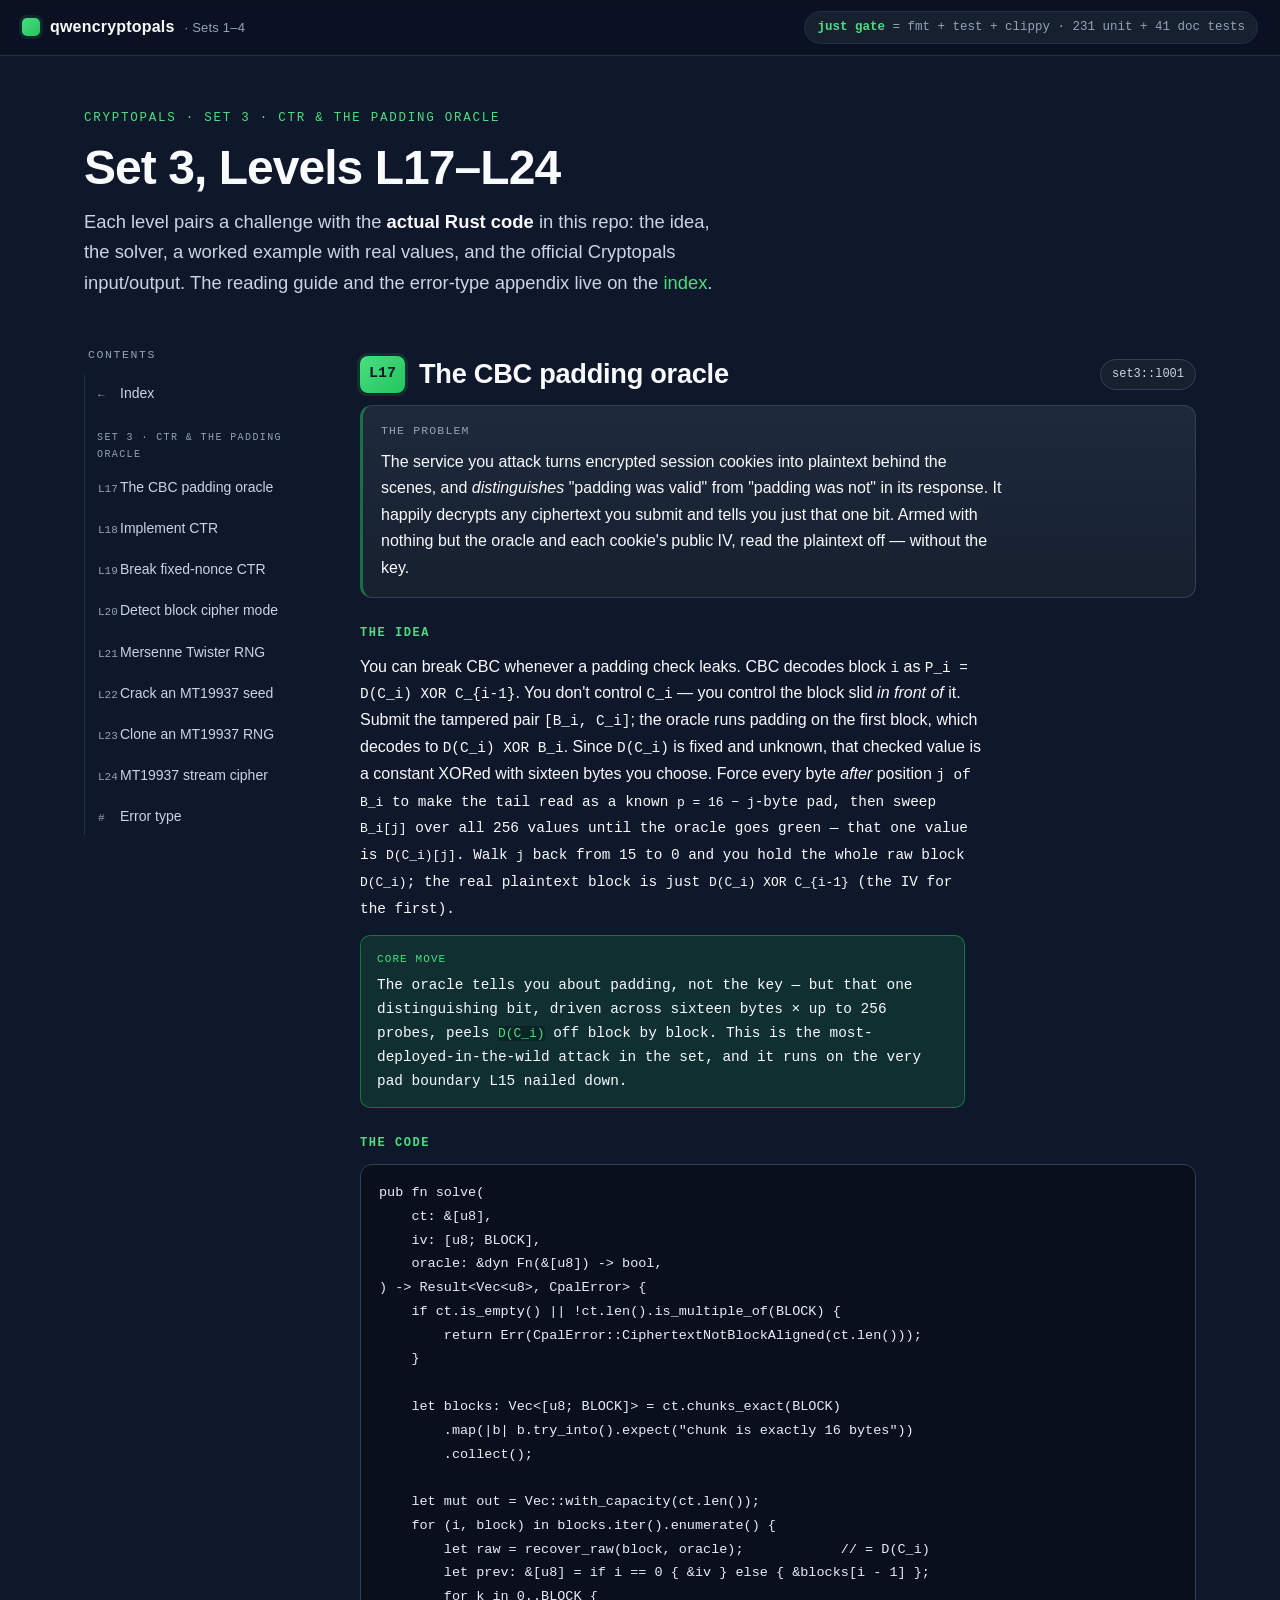
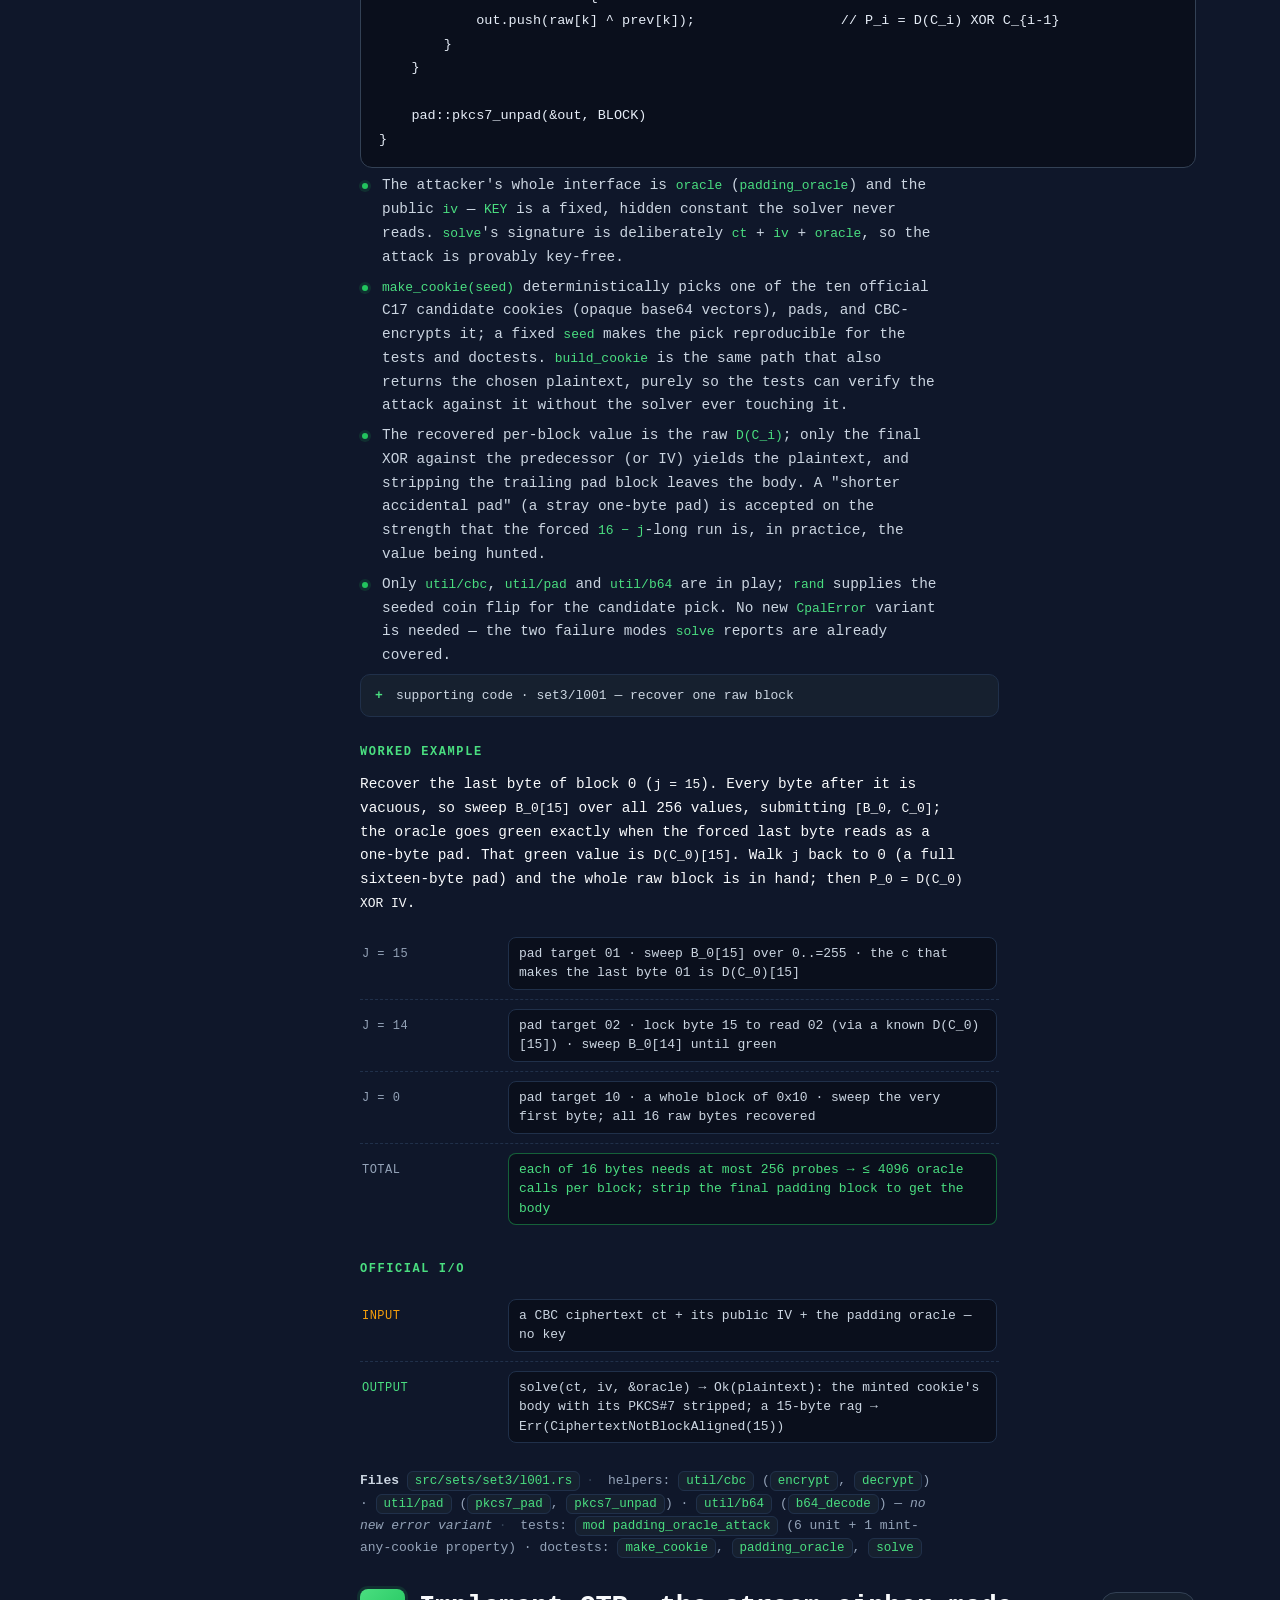
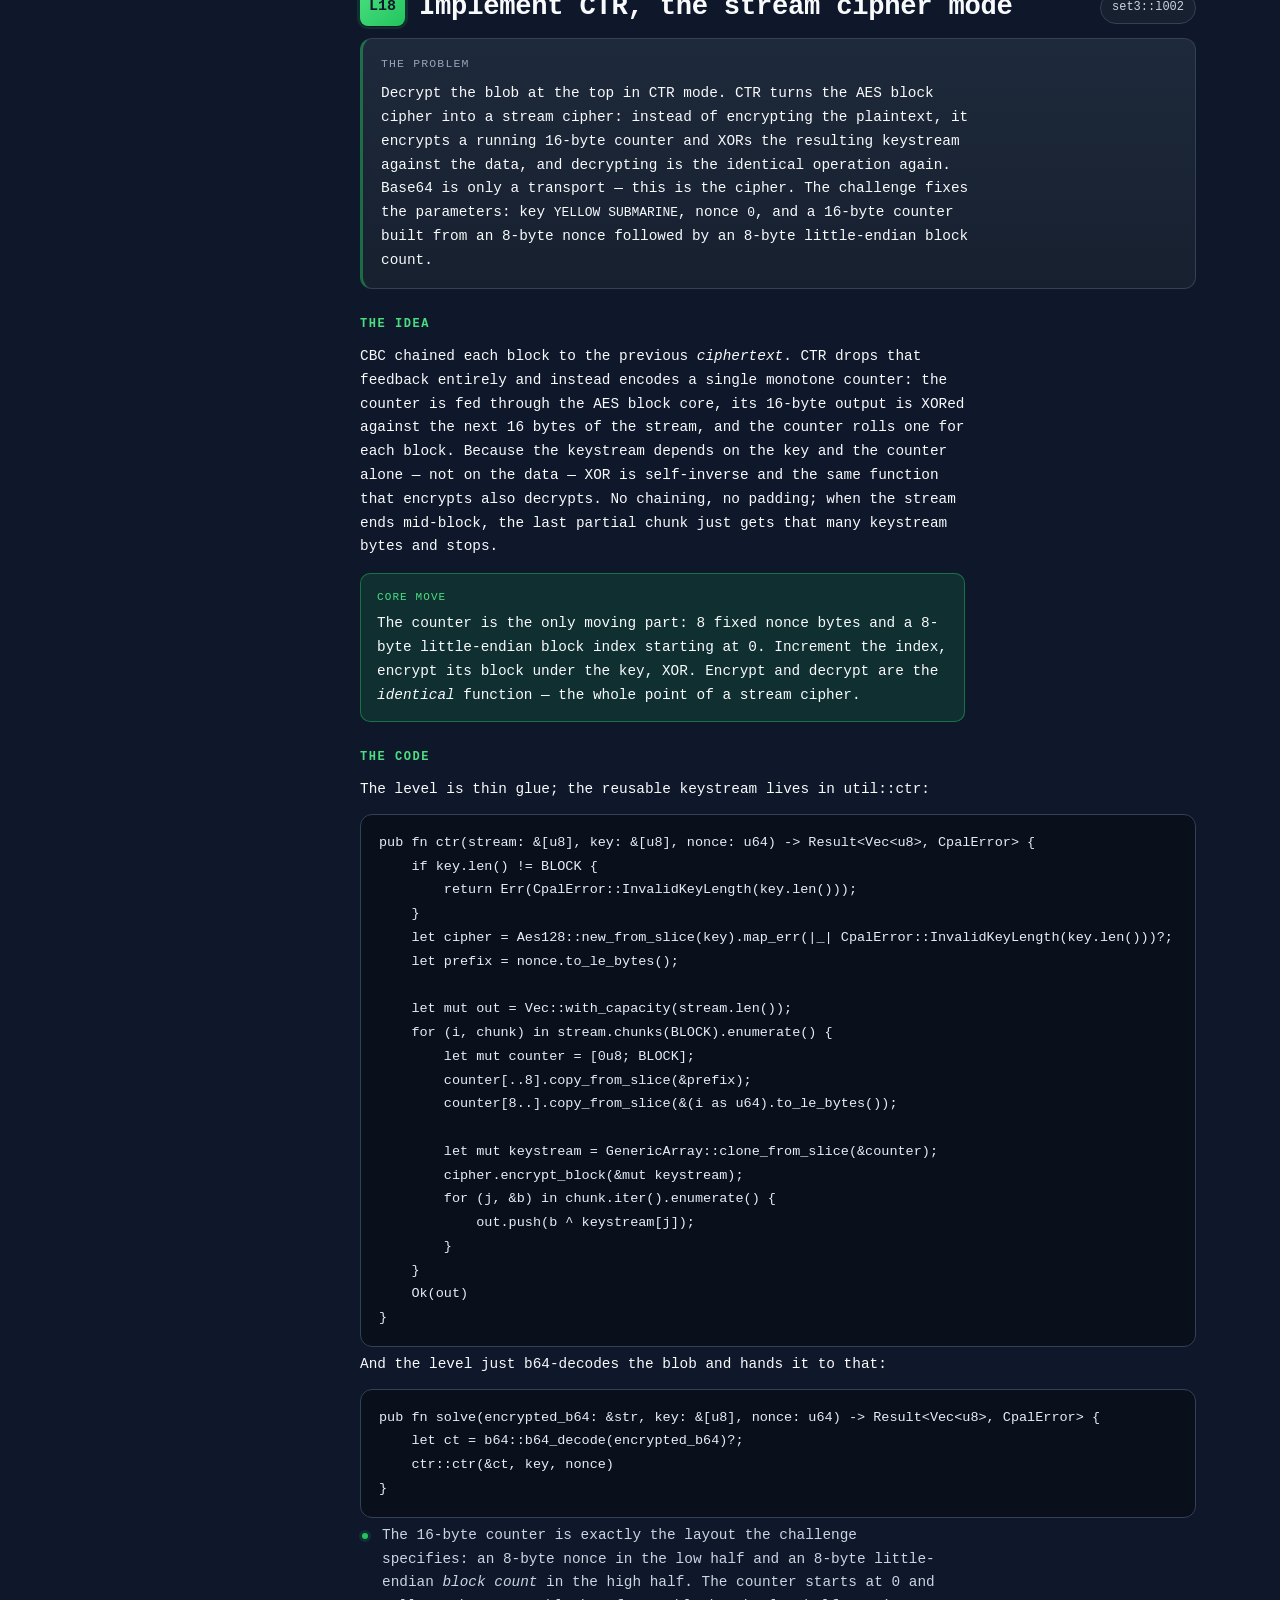
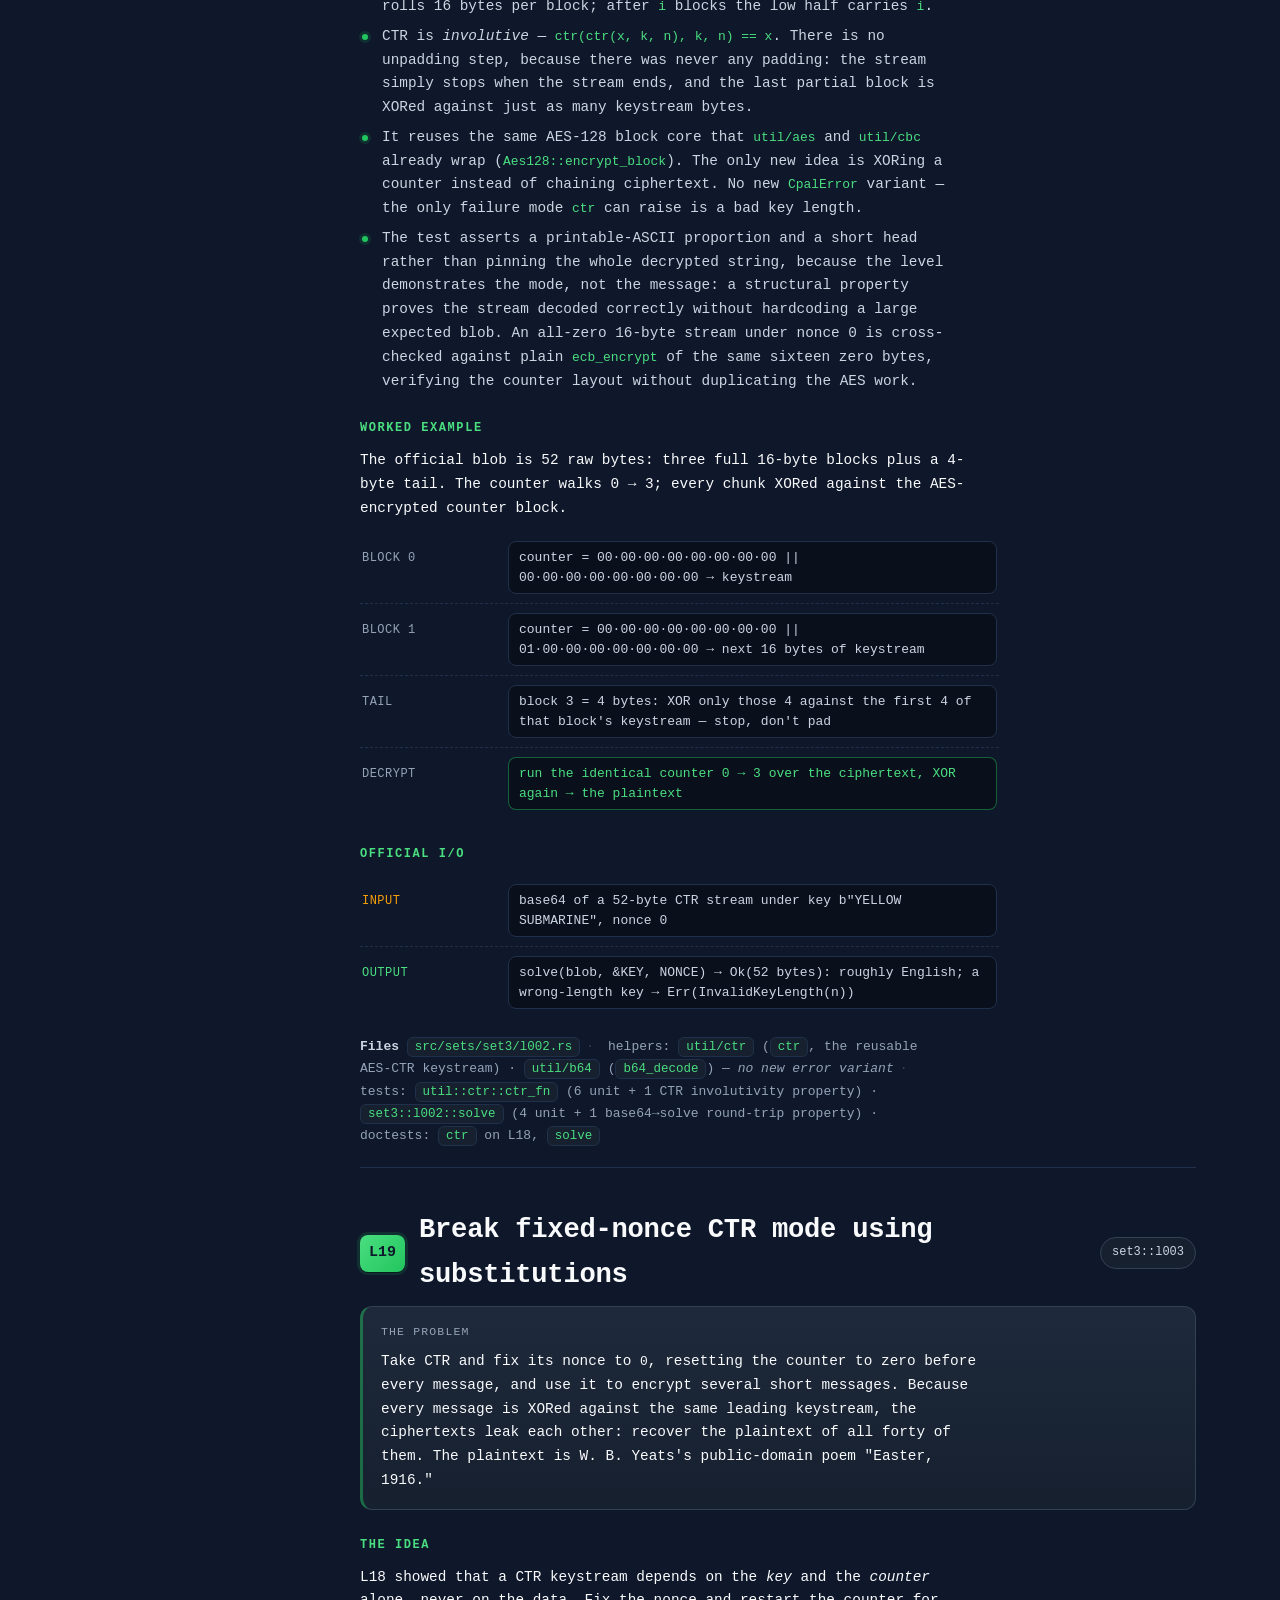
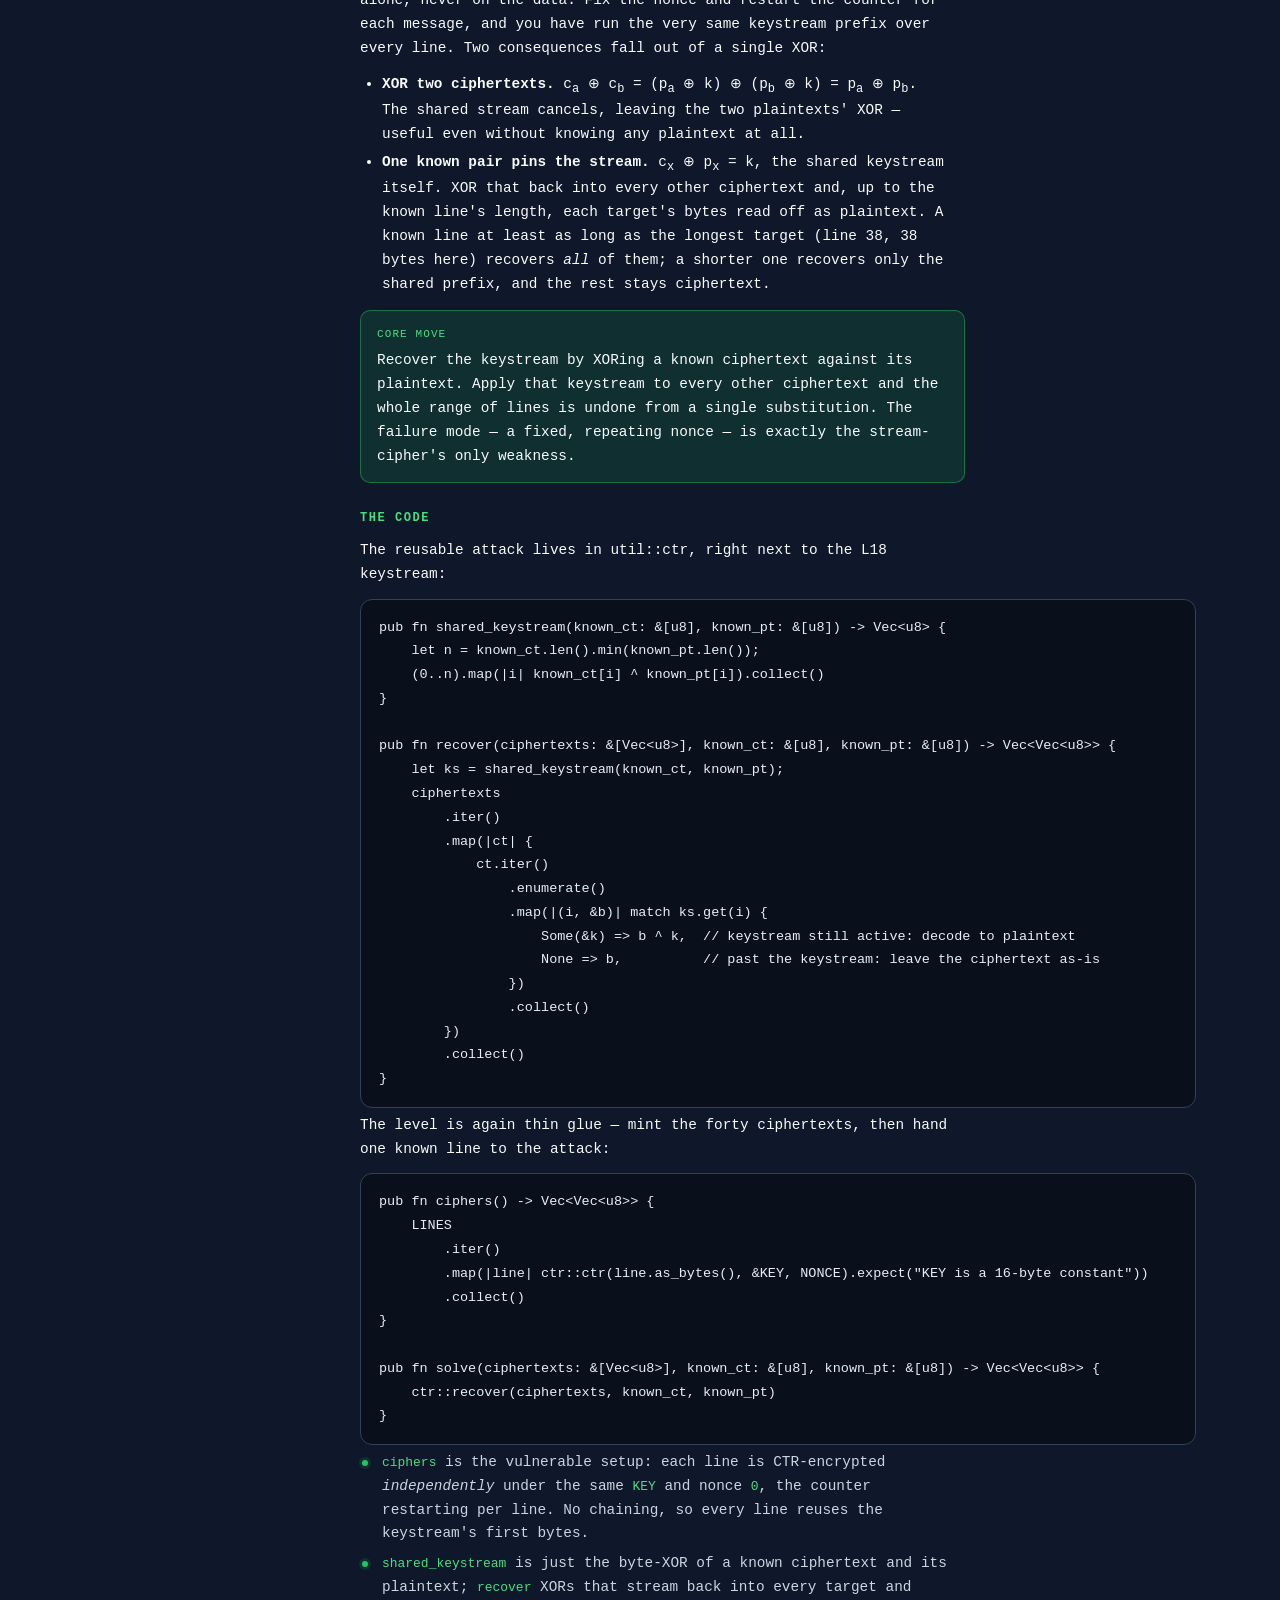
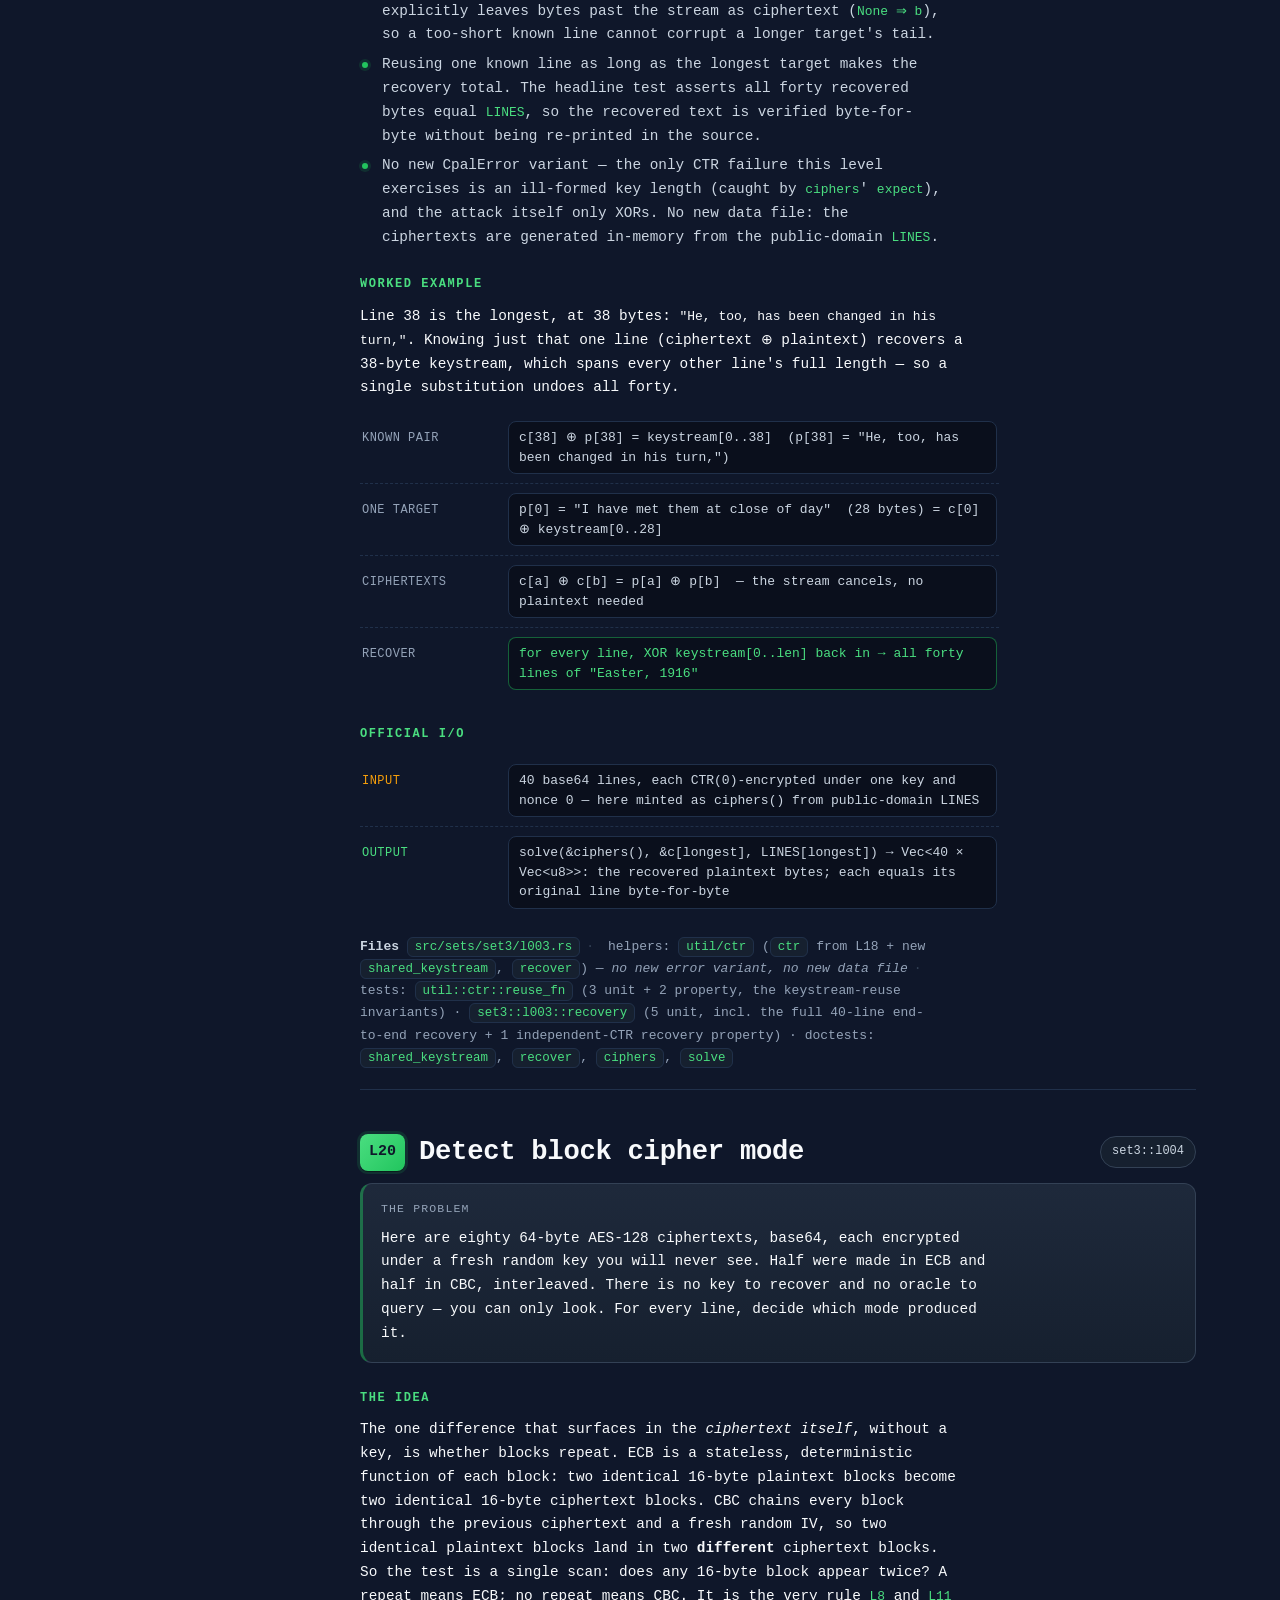
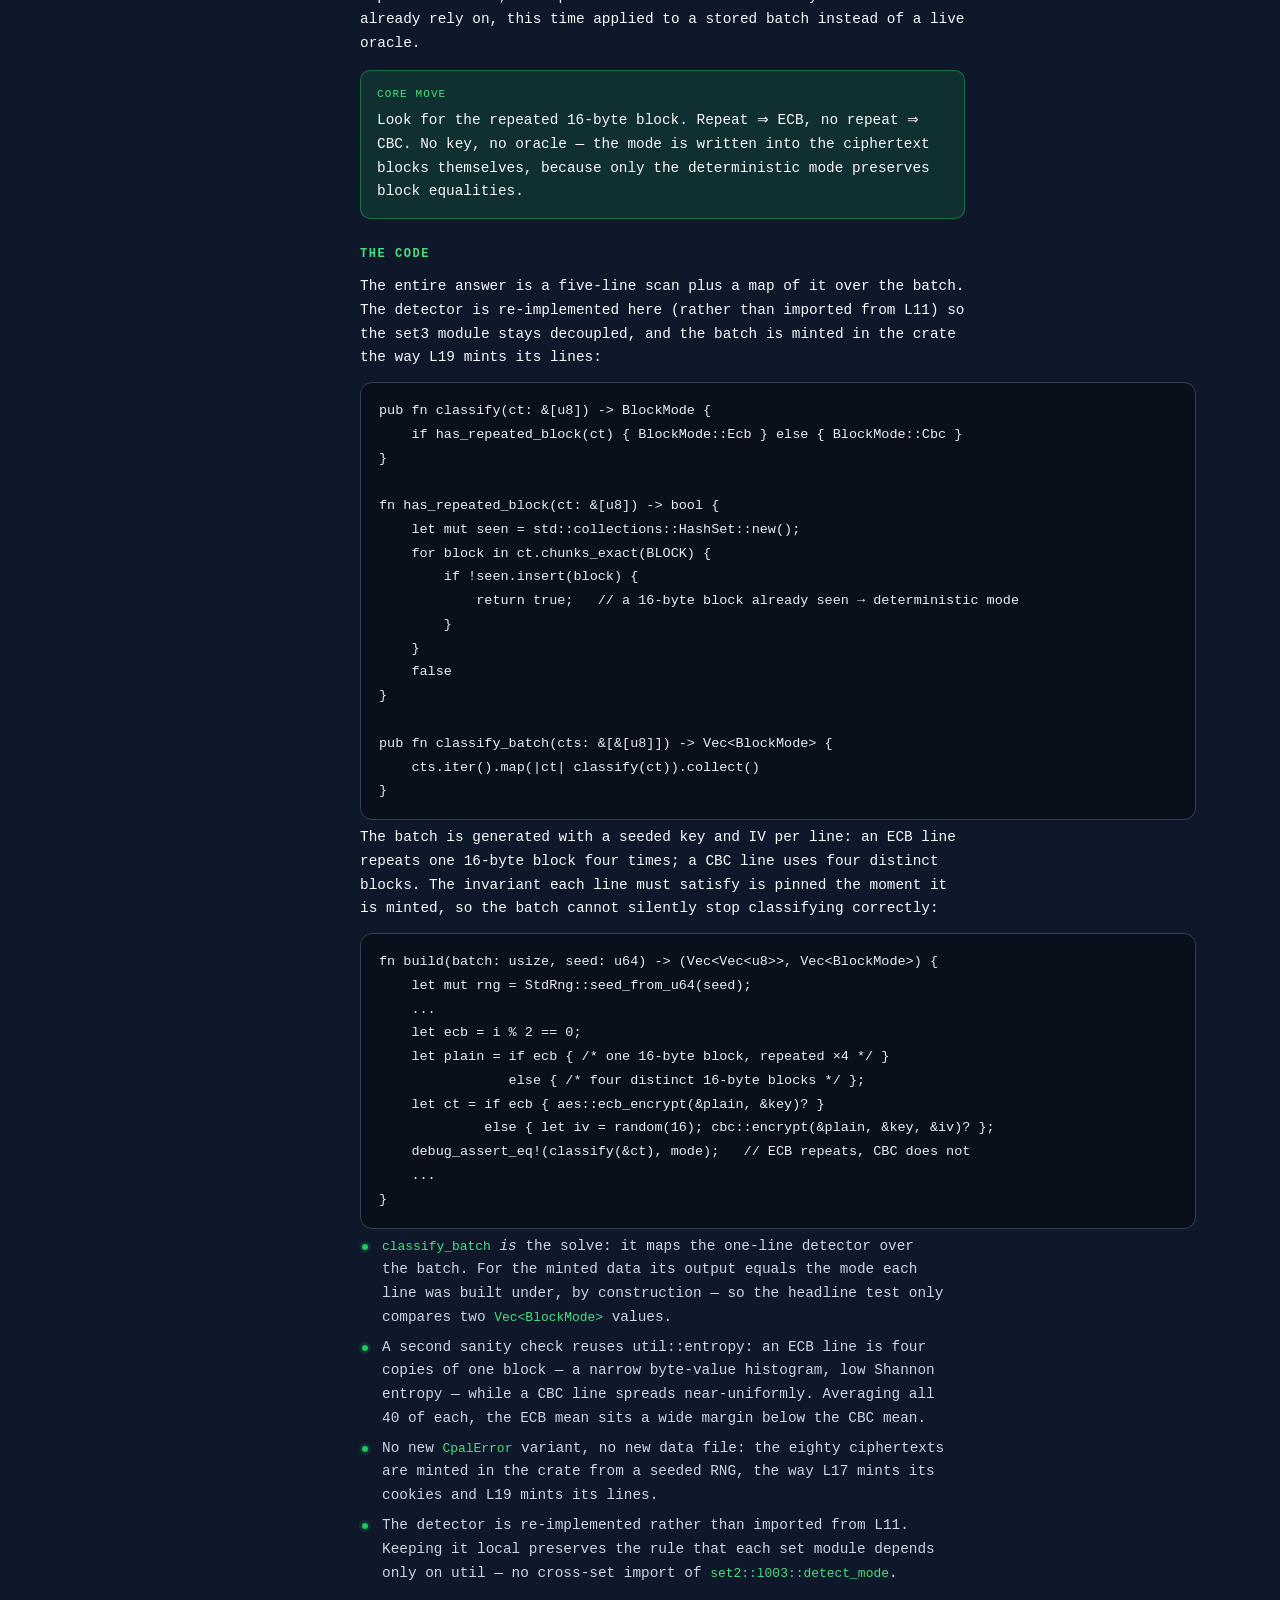
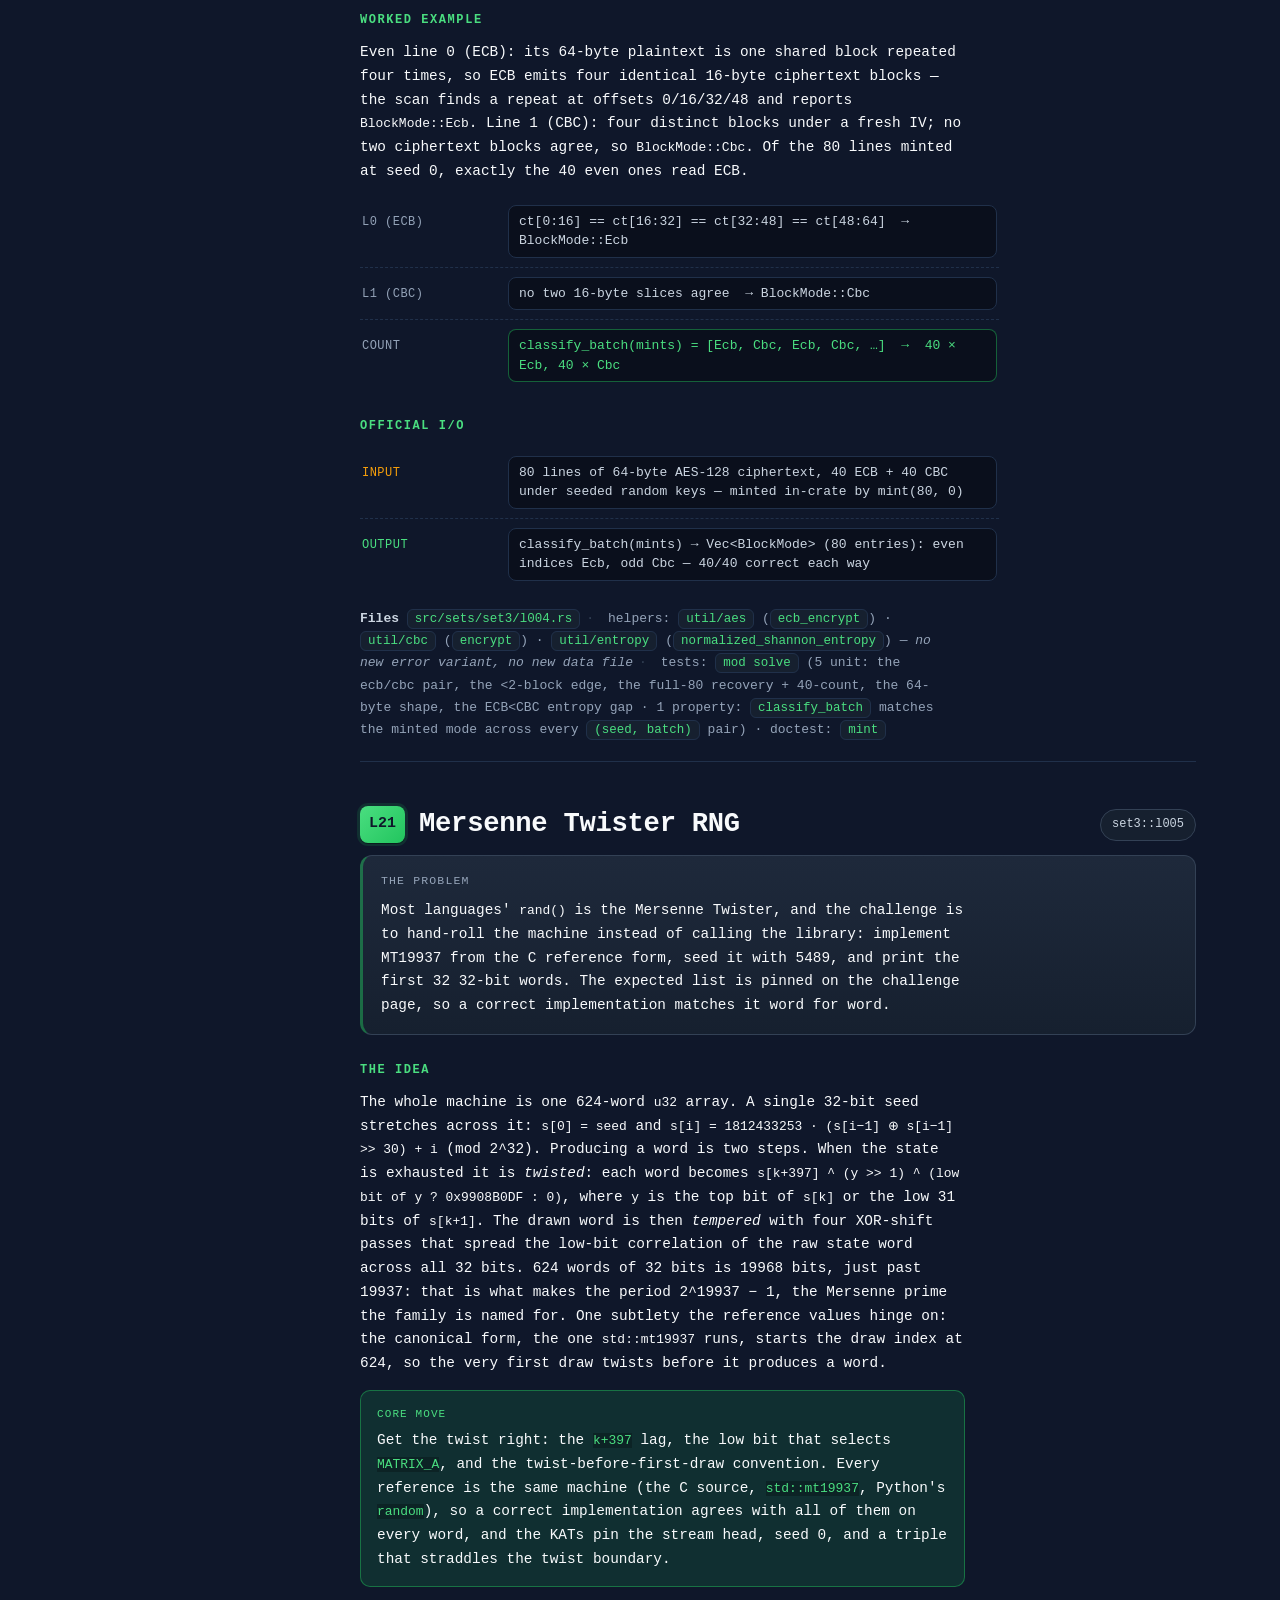
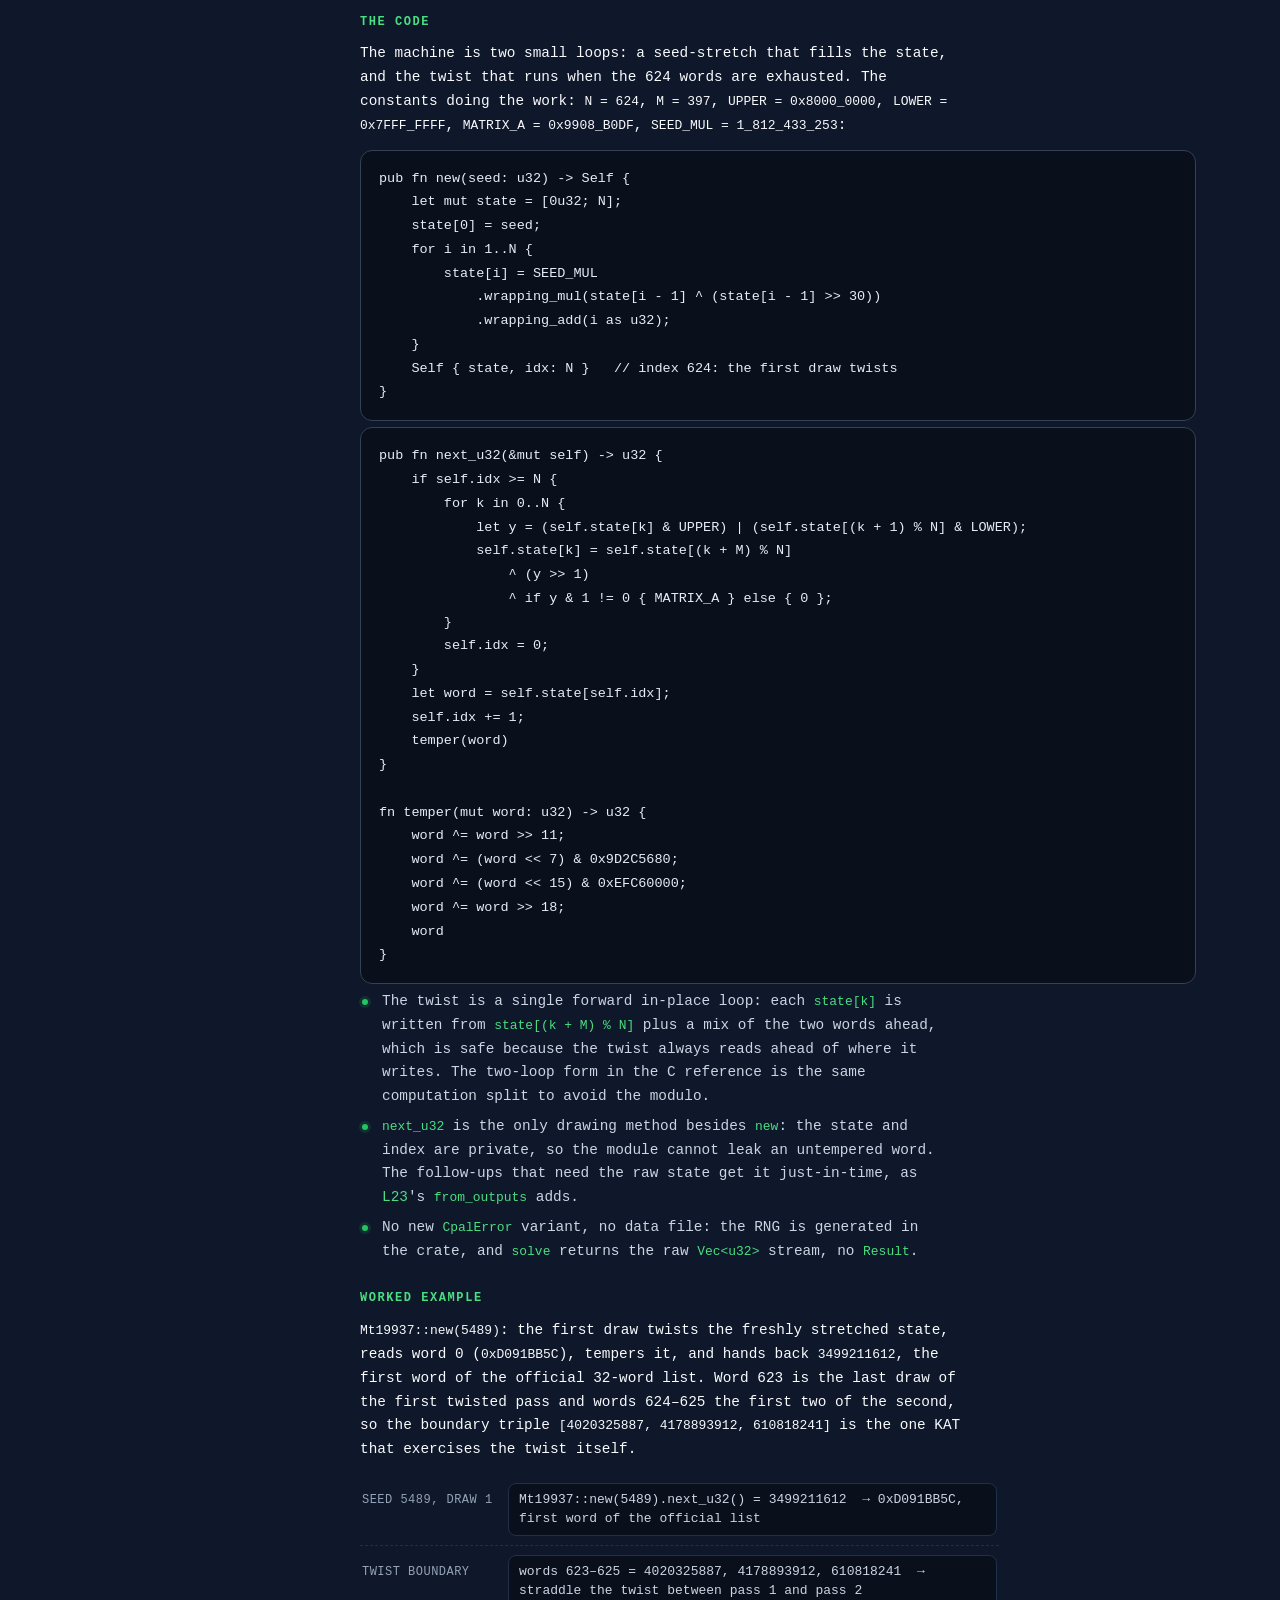
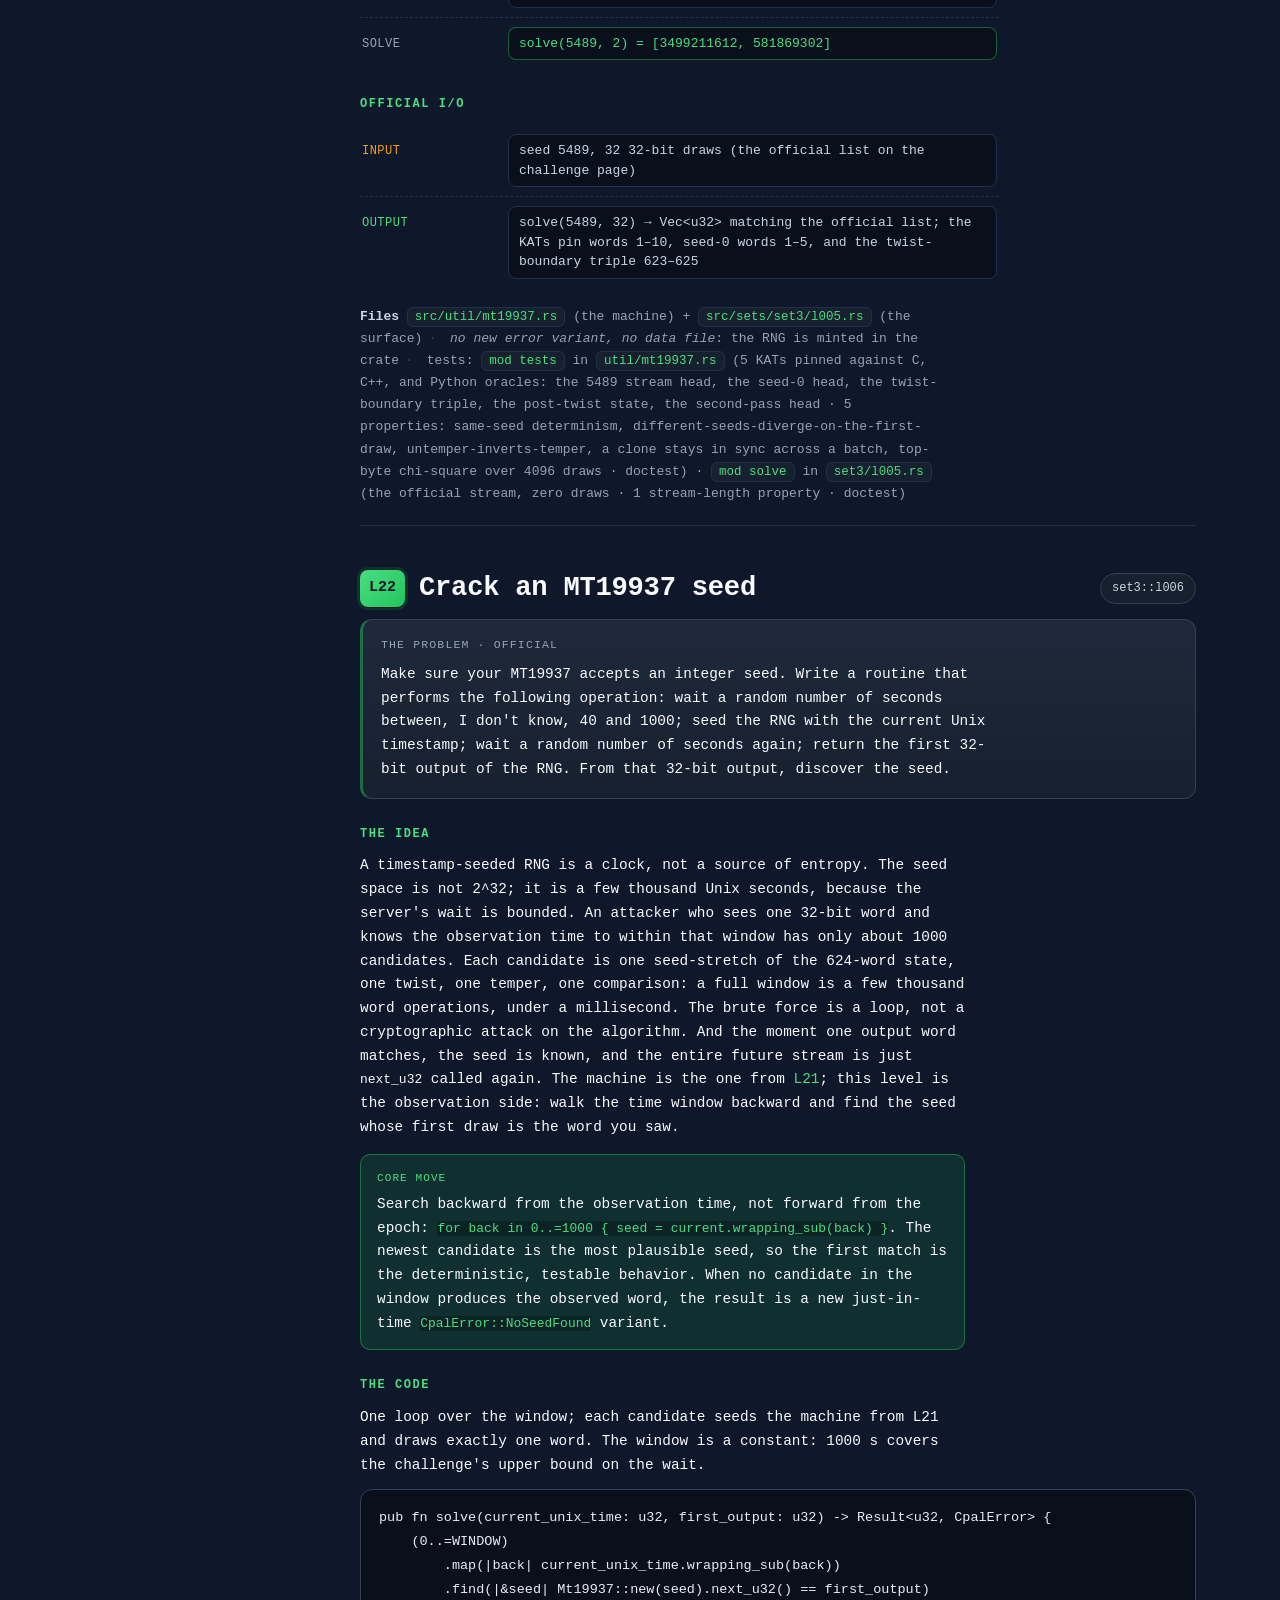
<file: docs/set3.html>
<!doctype html>
<html lang="en">
<head>
<meta charset="utf-8">
<meta name="viewport" content="width=device-width, initial-scale=1">
<meta name="description" content="Annotated walkthrough of Cryptopals Set 3 (L17–L24), wired to the actual Rust code in the qwencryptopals repo.">
<meta name="color-scheme" content="dark">
<title>Set 3, Levels L17–L24 · qwencryptopals</title>
<link rel="stylesheet" href="style.css">
</head>
<body>

<div class="topbar">
  <div class="brand"><span class="dot" aria-hidden="true"></span> qwencryptopals <small>· Sets 1–4</small></div>
  <div class="run"><b>just gate</b> = fmt + test + clippy · 231 unit + 41 doc tests</div>
</div>

<header class="hero">
  <p class="kicker">Cryptopals · Set 3 · CTR &amp; the padding oracle</p>
  <h1>Set 3, Levels L17–L24</h1>
  <p class="lead">
    Each level pairs a challenge with the <strong>actual Rust code</strong> in this repo:
    the idea, the solver, a worked example with real values, and the official Cryptopals
    input/output. The reading guide and the error-type appendix live on the <a href="index.html">index</a>.
  </p>
</header>

<div class="grid">
  <nav class="toc" aria-label="Table of contents">
    <p class="toc-title">Contents</p>
    <ul class="toc-list">
      <li><a href="index.html"><span class="n">←</span>Index</a></li>
      <li class="set-head" aria-hidden="true">Set 3 · CTR &amp; the padding oracle</li>
      <li><a href="#l17" data-toc><span class="n">L17</span>The CBC padding oracle</a></li>
      <li><a href="#l18" data-toc><span class="n">L18</span>Implement CTR</a></li>
      <li><a href="#l19" data-toc><span class="n">L19</span>Break fixed-nonce CTR</a></li>
      <li><a href="#l20" data-toc><span class="n">L20</span>Detect block cipher mode</a></li>
      <li><a href="#l21" data-toc><span class="n">L21</span>Mersenne Twister RNG</a></li>
      <li><a href="#l22" data-toc><span class="n">L22</span>Crack an MT19937 seed</a></li>
      <li><a href="#l23" data-toc><span class="n">L23</span>Clone an MT19937 RNG</a></li>
      <li><a href="#l24" data-toc><span class="n">L24</span>MT19937 stream cipher</a></li>
      <li><a href="index.html#errors"><span class="n">#</span>Error type</a></li>
    </ul>
  </nav>

  <main>

  <!-- L17 -->
  <section id="l17" class="challenge">
    <div class="ch-top">
      <span class="ch-num">L17</span>
      <h2>The CBC padding oracle</h2>
      <span class="chip">set3::l001</span>
    </div>

    <div class="card problem">
      <span class="card-label">The problem</span>
      <p class="official">The service you attack turns encrypted session cookies into plaintext behind the scenes, and <em>distinguishes</em> "padding was valid" from "padding was not" in its response. It happily decrypts any ciphertext you submit and tells you just that one bit. Armed with nothing but the oracle and each cookie's public IV, read the plaintext off — without the key.</p>
    </div>

    <h3>The idea</h3>
    <p>You can break CBC whenever a padding check leaks. CBC decodes block <code>i</code> as <code>P_i = D(C_i) XOR C_{i-1}</code>. You don't control <code>C_i</code> — you control the block slid <em>in front of</em> it. Submit the tampered pair <code>[B_i, C_i]</code>; the oracle runs padding on the first block, which decodes to <code>D(C_i) XOR B_i</code>. Since <code>D(C_i)</code> is fixed and unknown, that checked value is a constant XORed with sixteen bytes you choose. Force every byte <em>after</em> position <code>j</em> of <code>B_i</code> to make the tail read as a known <code>p = 16 − j</code>-byte pad, then sweep <code>B_i[j]</code> over all 256 values until the oracle goes green — that one value is <code>D(C_i)[j]</code>. Walk <code>j</code> back from 15 to 0 and you hold the whole raw block <code>D(C_i)</code>; the real plaintext block is just <code>D(C_i) XOR C_{i-1}</code> (the IV for the first).</p>
    <div class="insight"><span class="tag">Core move</span><p>The oracle tells you about padding, not the key — but that one distinguishing bit, driven across sixteen bytes × up to 256 probes, peels <code>D(C_i)</code> off block by block. This is the most-deployed-in-the-wild attack in the set, and it runs on the very pad boundary L15 nailed down.</p></div>

    <h3>The code</h3>
    <div class="code-wrap"><pre><code>pub fn solve(
    ct: &amp;[u8],
    iv: [u8; BLOCK],
    oracle: &amp;dyn Fn(&amp;[u8]) -&gt; bool,
) -&gt; Result&lt;Vec&lt;u8&gt;, CpalError&gt; {
    if ct.is_empty() || !ct.len().is_multiple_of(BLOCK) {
        return Err(CpalError::CiphertextNotBlockAligned(ct.len()));
    }

    let blocks: Vec&lt;[u8; BLOCK]&gt; = ct.chunks_exact(BLOCK)
        .map(|b| b.try_into().expect("chunk is exactly 16 bytes"))
        .collect();

    let mut out = Vec::with_capacity(ct.len());
    for (i, block) in blocks.iter().enumerate() {
        let raw = recover_raw(block, oracle);            // = D(C_i)
        let prev: &amp;[u8] = if i == 0 { &amp;iv } else { &amp;blocks[i - 1] };
        for k in 0..BLOCK {
            out.push(raw[k] ^ prev[k]);                  // P_i = D(C_i) XOR C_{i-1}
        }
    }

    pad::pkcs7_unpad(&amp;out, BLOCK)
}</code></pre></div>
    <ul class="notes">
      <li>The attacker's whole interface is <code>oracle</code> (<code>padding_oracle</code>) and the public <code>iv</code> — <code>KEY</code> is a fixed, hidden constant the solver never reads. <code>solve</code>'s signature is deliberately <code>ct</code> + <code>iv</code> + <code>oracle</code>, so the attack is provably key-free.</li>
      <li><code>make_cookie(seed)</code> deterministically picks one of the ten official C17 candidate cookies (opaque base64 vectors), pads, and CBC-encrypts it; a fixed <code>seed</code> makes the pick reproducible for the tests and doctests. <code>build_cookie</code> is the same path that also returns the chosen plaintext, purely so the tests can verify the attack against it without the solver ever touching it.</li>
      <li>The recovered per-block value is the raw <code>D(C_i)</code>; only the final XOR against the predecessor (or IV) yields the plaintext, and stripping the trailing pad block leaves the body. A "shorter accidental pad" (a stray one-byte pad) is accepted on the strength that the forced <code>16 − j</code>-long run is, in practice, the value being hunted.</li>
      <li>Only <code>util/cbc</code>, <code>util/pad</code> and <code>util/b64</code> are in play; <code>rand</code> supplies the seeded coin flip for the candidate pick. No new <code>CpalError</code> variant is needed — the two failure modes <code>solve</code> reports are already covered.</li>
    </ul>

    <details class="support">
      <summary>supporting code · set3/l001 — recover one raw block</summary>
      <div class="body">
        <p>For byte <code>j</code> the target pad length is <code>16 − j</code>. Every byte after <code>j</code> is forced to that value with an already-recovered byte; then <code>j</code> is swept and accepted on the first green.</p>
        <div class="code-wrap"><pre><code>fn recover_raw(target: &amp;[u8], oracle: &amp;dyn Fn(&amp;[u8]) -&gt; bool) -&gt; [u8; BLOCK] {
    let mut raw = [0u8; BLOCK];
    for j in (0..BLOCK).rev() {
        let pad_value = (BLOCK - j) as u8;

        let mut b = [0u8; BLOCK];
        for i in (j + 1)..BLOCK {
            b[i] = raw[i] ^ pad_value; // force every later byte to pad_value
        }
        for c in 0..=u8::MAX {
            b[j] = c ^ pad_value;
            let mut probe = [0u8; 2 * BLOCK];
            probe[..BLOCK].copy_from_slice(&amp;b);
            probe[BLOCK..].copy_from_slice(target);
            if oracle(&amp;probe) {
                raw[j] = c; // checked block j decrypts to pad_value only when raw[j] == c
                break;
            }
        }
    }
    raw
}</code></pre></div>
      </div>
    </details>

    <h3>Worked example</h3>
    <p>Recover the last byte of block 0 (<code>j = 15</code>). Every byte after it is vacuous, so sweep <code>B_0[15]</code> over all 256 values, submitting <code>[B_0, C_0]</code>; the oracle goes green exactly when the forced last byte reads as a one-byte pad. That green value is <code>D(C_0)[15]</code>. Walk <code>j</code> back to 0 (a full sixteen-byte pad) and the whole raw block is in hand; then <code>P_0 = D(C_0) XOR IV</code>.</p>
    <div class="ex">
      <div class="ex-row"><span class="ex-k">j = 15</span><code>pad target 01 · sweep B_0[15] over 0..=255 · the c that makes the last byte 01 is D(C_0)[15]</code></div>
      <div class="ex-row"><span class="ex-k">j = 14</span><code>pad target 02 · lock byte 15 to read 02 (via a known D(C_0)[15]) · sweep B_0[14] until green</code></div>
      <div class="ex-row"><span class="ex-k">j = 0</span><code>pad target 10 · a whole block of 0x10 · sweep the very first byte; all 16 raw bytes recovered</code></div>
      <div class="ex-row out"><span class="ex-k">total</span><code>each of 16 bytes needs at most 256 probes → ≤ 4096 oracle calls per block; strip the final padding block to get the body</code></div>
    </div>

    <h3>Official I/O</h3>
    <div class="io">
      <div class="io-row"><span class="io-k in">input</span><code>a CBC ciphertext <span class="muted">ct</span> + its public <span class="muted">IV</span> + the padding oracle — no key</code></div>
      <div class="io-row"><span class="io-k out">output</span><code><span class="solve">solve(ct, iv, &amp;oracle)</span> → <span class="muted">Ok(plaintext)</span>: the minted cookie's body with its PKCS#7 stripped; a 15-byte rag → <span class="muted">Err(CiphertextNotBlockAligned(15))</span></code></div>
    </div>
    <p class="files"><strong>Files</strong> <code>src/sets/set3/l001.rs</code><span class="sep">·</span> helpers: <code>util/cbc</code> (<code>encrypt</code>, <code>decrypt</code>) · <code>util/pad</code> (<code>pkcs7_pad</code>, <code>pkcs7_unpad</code>) · <code>util/b64</code> (<code>b64_decode</code>) — <em>no new error variant</em><span class="sep">·</span> tests: <code>mod padding_oracle_attack</code> (6 unit + 1 mint-any-cookie property) · doctests: <code>make_cookie</code>, <code>padding_oracle</code>, <code>solve</code></p>
  </section>

  <!-- L18 -->
  <section id="l18" class="challenge">
    <div class="ch-top">
      <span class="ch-num">L18</span>
      <h2>Implement CTR, the stream cipher mode</h2>
      <span class="chip">set3::l002</span>
    </div>

    <div class="card problem">
      <span class="card-label">The problem</span>
      <p class="official">Decrypt the blob at the top in CTR mode. CTR turns the AES block cipher into a stream cipher: instead of encrypting the plaintext, it encrypts a running 16-byte counter and XORs the resulting keystream against the data, and decrypting is the identical operation again. Base64 is only a transport — this is the cipher. The challenge fixes the parameters: key <code>YELLOW SUBMARINE</code>, nonce <code>0</code>, and a 16-byte counter built from an 8-byte nonce followed by an 8-byte little-endian block count.</p>
    </div>

    <h3>The idea</h3>
    <p>CBC chained each block to the previous <em>ciphertext</em>. CTR drops that feedback entirely and instead encodes a single monotone counter: the counter is fed through the AES block core, its 16-byte output is XORed against the next 16 bytes of the stream, and the counter rolls one for each block. Because the keystream depends on the key and the counter alone — not on the data — XOR is self-inverse and the same function that encrypts also decrypts. No chaining, no padding; when the stream ends mid-block, the last partial chunk just gets that many keystream bytes and stops.</p>
    <div class="insight"><span class="tag">Core move</span><p>The counter is the only moving part: 8 fixed nonce bytes and a 8-byte little-endian block index starting at 0. Increment the index, encrypt its block under the key, XOR. Encrypt and decrypt are the <em>identical</em> function — the whole point of a stream cipher.</p></div>

    <h3>The code</h3>
    <p>The level is thin glue; the reusable keystream lives in <span class="muted">util::ctr</span>:</p>
    <div class="code-wrap"><pre><code>pub fn ctr(stream: &amp;[u8], key: &amp;[u8], nonce: u64) -&gt; Result&lt;Vec&lt;u8&gt;, CpalError&gt; {
    if key.len() != BLOCK {
        return Err(CpalError::InvalidKeyLength(key.len()));
    }
    let cipher = Aes128::new_from_slice(key).map_err(|_| CpalError::InvalidKeyLength(key.len()))?;
    let prefix = nonce.to_le_bytes();

    let mut out = Vec::with_capacity(stream.len());
    for (i, chunk) in stream.chunks(BLOCK).enumerate() {
        let mut counter = [0u8; BLOCK];
        counter[..8].copy_from_slice(&amp;prefix);
        counter[8..].copy_from_slice(&amp;(i as u64).to_le_bytes());

        let mut keystream = GenericArray::clone_from_slice(&amp;counter);
        cipher.encrypt_block(&amp;mut keystream);
        for (j, &amp;b) in chunk.iter().enumerate() {
            out.push(b ^ keystream[j]);
        }
    }
    Ok(out)
}</code></pre></div>
    <p>And the level just b64-decodes the blob and hands it to that:</p>
    <div class="code-wrap"><pre><code>pub fn solve(encrypted_b64: &amp;str, key: &amp;[u8], nonce: u64) -&gt; Result&lt;Vec&lt;u8&gt;, CpalError&gt; {
    let ct = b64::b64_decode(encrypted_b64)?;
    ctr::ctr(&amp;ct, key, nonce)
}</code></pre></div>
    <ul class="notes">
      <li>The 16-byte counter is exactly the layout the challenge specifies: an 8-byte nonce in the low half and an 8-byte little-endian <em>block count</em> in the high half. The counter starts at 0 and rolls 16 bytes per block; after <code>i</code> blocks the low half carries <code>i</code>.</li>
      <li>CTR is <em>involutive</em> — <code>ctr(ctr(x, k, n), k, n) == x</code>. There is no unpadding step, because there was never any padding: the stream simply stops when the stream ends, and the last partial block is XORed against just as many keystream bytes.</li>
      <li>It reuses the same AES-128 block core that <code>util/aes</code> and <code>util/cbc</code> already wrap (<code>Aes128::encrypt_block</code>). The only new idea is XORing a counter instead of chaining ciphertext. No new <code>CpalError</code> variant — the only failure mode <code>ctr</code> can raise is a bad key length.</li>
      <li>The test asserts a printable-ASCII proportion and a short head rather than pinning the whole decrypted string, because the level demonstrates the mode, not the message: a structural property proves the stream decoded correctly without hardcoding a large expected blob. An all-zero 16-byte stream under nonce 0 is cross-checked against plain <code>ecb_encrypt</code> of the same sixteen zero bytes, verifying the counter layout without duplicating the AES work.</li>
    </ul>

    <h3>Worked example</h3>
    <p>The official blob is 52 raw bytes: three full 16-byte blocks plus a 4-byte tail. The counter walks 0 → 3; every chunk XORed against the AES-encrypted counter block.</p>
    <div class="ex">
      <div class="ex-row"><span class="ex-k">block 0</span><code>counter = 00·00·00·00·00·00·00·00 || 00·00·00·00·00·00·00·00 → keystream</code></div>
      <div class="ex-row"><span class="ex-k">block 1</span><code>counter = 00·00·00·00·00·00·00·00 || 01·00·00·00·00·00·00·00 → next 16 bytes of keystream</code></div>
      <div class="ex-row"><span class="ex-k">tail</span><code>block 3 = 4 bytes: XOR only those 4 against the first 4 of that block's keystream — stop, don't pad</code></div>
      <div class="ex-row out"><span class="ex-k">decrypt</span><code>run the identical counter 0 → 3 over the ciphertext, XOR again → the plaintext</code></div>
    </div>

    <h3>Official I/O</h3>
    <div class="io">
      <div class="io-row"><span class="io-k in">input</span><code>base64 of a 52-byte CTR stream under key <span class="muted">b"YELLOW SUBMARINE"</span>, nonce 0</code></div>
      <div class="io-row"><span class="io-k out">output</span><code><span class="solve">solve(blob, &amp;KEY, NONCE)</span> → <span class="muted">Ok(52 bytes)</span>: roughly English; a wrong-length key → <span class="muted">Err(InvalidKeyLength(n))</span></code></div>
    </div>
    <p class="files"><strong>Files</strong> <code>src/sets/set3/l002.rs</code><span class="sep">·</span> helpers: <code>util/ctr</code> (<code>ctr</code>, the reusable AES-CTR keystream) · <code>util/b64</code> (<code>b64_decode</code>) — <em>no new error variant</em><span class="sep">·</span> tests: <code>util::ctr::ctr_fn</code> (6 unit + 1 CTR involutivity property) · <code>set3::l002::solve</code> (4 unit + 1 base64→solve round-trip property) · doctests: <code>ctr</code> on L18, <code>solve</code></p>
   </section>

  <section id="l19" class="challenge">
    <div class="ch-top">
      <span class="ch-num">L19</span>
      <h2>Break fixed-nonce CTR mode using substitutions</h2>
      <span class="chip">set3::l003</span>
    </div>

    <div class="card problem">
      <span class="card-label">The problem</span>
      <p class="official">Take CTR and fix its nonce to <code>0</code>, resetting the counter to zero before every message, and use it to encrypt several short messages. Because every message is XORed against the same leading keystream, the ciphertexts leak each other: recover the plaintext of all forty of them. The plaintext is W. B. Yeats's public-domain poem "Easter, 1916."</p>
    </div>

    <h3>The idea</h3>
    <p>L18 showed that a CTR keystream depends on the <em>key</em> and the <em>counter</em> alone, never on the data. Fix the nonce and restart the counter for each message, and you have run the very same keystream prefix over every line. Two consequences fall out of a single XOR:</p>
    <ul>
      <li><strong>XOR two ciphertexts.</strong> c<sub>a</sub> ⊕ c<sub>b</sub> = (p<sub>a</sub> ⊕ k) ⊕ (p<sub>b</sub> ⊕ k) = p<sub>a</sub> ⊕ p<sub>b</sub>. The shared stream cancels, leaving the two plaintexts' XOR — useful even without knowing any plaintext at all.</li>
      <li><strong>One known pair pins the stream.</strong> c<sub>x</sub> ⊕ p<sub>x</sub> = k, the shared keystream itself. XOR that back into every other ciphertext and, up to the known line's length, each target's bytes read off as plaintext. A known line at least as long as the longest target (line 38, 38 bytes here) recovers <em>all</em> of them; a shorter one recovers only the shared prefix, and the rest stays ciphertext.</li>
    </ul>
    <div class="insight"><span class="tag">Core move</span><p>Recover the keystream by XORing a known ciphertext against its plaintext. Apply that keystream to every other ciphertext and the whole range of lines is undone from a single substitution. The failure mode — a fixed, repeating nonce — is exactly the stream-cipher's only weakness.</p></div>

    <h3>The code</h3>
    <p>The reusable attack lives in <span class="muted">util::ctr</span>, right next to the L18 keystream:</p>
    <div class="code-wrap"><pre><code>pub fn shared_keystream(known_ct: &amp;[u8], known_pt: &amp;[u8]) -&gt; Vec&lt;u8&gt; {
    let n = known_ct.len().min(known_pt.len());
    (0..n).map(|i| known_ct[i] ^ known_pt[i]).collect()
}

pub fn recover(ciphertexts: &amp;[Vec&lt;u8&gt;], known_ct: &amp;[u8], known_pt: &amp;[u8]) -&gt; Vec&lt;Vec&lt;u8&gt;&gt; {
    let ks = shared_keystream(known_ct, known_pt);
    ciphertexts
        .iter()
        .map(|ct| {
            ct.iter()
                .enumerate()
                .map(|(i, &amp;b)| match ks.get(i) {
                    Some(&amp;k) =&gt; b ^ k,  // keystream still active: decode to plaintext
                    None =&gt; b,          // past the keystream: leave the ciphertext as-is
                })
                .collect()
        })
        .collect()
}</code></pre></div>
    <p>The level is again thin glue — mint the forty ciphertexts, then hand one known line to the attack:</p>
    <div class="code-wrap"><pre><code>pub fn ciphers() -&gt; Vec&lt;Vec&lt;u8&gt;&gt; {
    LINES
        .iter()
        .map(|line| ctr::ctr(line.as_bytes(), &amp;KEY, NONCE).expect("KEY is a 16-byte constant"))
        .collect()
}

pub fn solve(ciphertexts: &amp;[Vec&lt;u8&gt;], known_ct: &amp;[u8], known_pt: &amp;[u8]) -&gt; Vec&lt;Vec&lt;u8&gt;&gt; {
    ctr::recover(ciphertexts, known_ct, known_pt)
}</code></pre></div>
    <ul class="notes">
      <li><code>ciphers</code> is the vulnerable setup: each line is CTR-encrypted <em>independently</em> under the same <code>KEY</code> and nonce <code>0</code>, the counter restarting per line. No chaining, so every line reuses the keystream's first bytes.</li>
      <li><code>shared_keystream</code> is just the byte-XOR of a known ciphertext and its plaintext; <code>recover</code> XORs that stream back into every target and explicitly leaves bytes past the stream as ciphertext (<code>None ⇒ b</code>), so a too-short known line cannot corrupt a longer target's tail.</li>
      <li>Reusing one known line as long as the longest target makes the recovery total. The headline test asserts all forty recovered bytes equal <code>LINES</code>, so the recovered text is verified byte-for-byte without being re-printed in the source.</li>
      <li>No new CpalError variant — the only CTR failure this level exercises is an ill-formed key length (caught by <code>ciphers</code>' <code>expect</code>), and the attack itself only XORs. No new data file: the ciphertexts are generated in-memory from the public-domain <code>LINES</code>.</li>
    </ul>

    <h3>Worked example</h3>
    <p>Line 38 is the longest, at 38 bytes: <code>"He, too, has been changed in his turn,"</code>. Knowing just that one line (ciphertext ⊕ plaintext) recovers a 38-byte keystream, which spans every other line's full length — so a single substitution undoes all forty.</p>
    <div class="ex">
      <div class="ex-row"><span class="ex-k">known pair</span><code>c[38] ⊕ p[38] = keystream[0..38]  <span class="muted">(p[38] = "He, too, has been changed in his turn,")</span></code></div>
      <div class="ex-row"><span class="ex-k">one target</span><code>p[0] = "I have met them at close of day"  <span class="muted">(28 bytes)</span> = c[0] ⊕ keystream[0..28]</code></div>
      <div class="ex-row"><span class="ex-k">ciphertexts</span><code>c[a] ⊕ c[b] = p[a] ⊕ p[b]  <span class="muted">— the stream cancels, no plaintext needed</span></code></div>
      <div class="ex-row out"><span class="ex-k">recover</span><code>for every line, XOR keystream[0..len] back in → all forty lines of "Easter, 1916"</code></div>
    </div>

    <h3>Official I/O</h3>
    <div class="io">
      <div class="io-row"><span class="io-k in">input</span><code>40 base64 lines, each CTR(0)-encrypted under one key and nonce 0 — here minted as <span class="solve">ciphers()</span> from public-domain <span class="muted">LINES</span></code></div>
      <div class="io-row"><span class="io-k out">output</span><code><span class="solve">solve(&amp;ciphers(), &amp;c[longest], LINES[longest])</span> → <span class="muted">Vec&lt;40 × Vec&lt;u8&gt;&gt;</span>: the recovered plaintext bytes; each equals its original line byte-for-byte</code></div>
    </div>
    <p class="files"><strong>Files</strong> <code>src/sets/set3/l003.rs</code><span class="sep">·</span> helpers: <code>util/ctr</code> (<code>ctr</code> from L18 + new <code>shared_keystream</code>, <code>recover</code>) — <em>no new error variant, no new data file</em><span class="sep">·</span> tests: <code>util::ctr::reuse_fn</code> (3 unit + 2 property, the keystream-reuse invariants) · <code>set3::l003::recovery</code> (5 unit, incl. the full 40-line end-to-end recovery + 1 independent-CTR recovery property) · doctests: <code>shared_keystream</code>, <code>recover</code>, <code>ciphers</code>, <code>solve</code></p>
  </section>

  <section id="l20" class="challenge">
    <div class="ch-top">
      <span class="ch-num">L20</span>
      <h2>Detect block cipher mode</h2>
      <span class="chip">set3::l004</span>
    </div>

    <div class="card problem">
      <span class="card-label">The problem</span>
      <p class="official">Here are eighty 64-byte AES-128 ciphertexts, base64, each encrypted under a fresh random key you will never see. Half were made in ECB and half in CBC, interleaved. There is no key to recover and no oracle to query — you can only look. For every line, decide which mode produced it.</p>
    </div>

    <h3>The idea</h3>
    <p>The one difference that surfaces in the <em>ciphertext itself</em>, without a key, is whether blocks repeat. ECB is a stateless, deterministic function of each block: two identical 16-byte plaintext blocks become two identical 16-byte ciphertext blocks. CBC chains every block through the previous ciphertext and a fresh random IV, so two identical plaintext blocks land in two <strong>different</strong> ciphertext blocks. So the test is a single scan: does any 16-byte block appear twice? A repeat means ECB; no repeat means CBC. It is the very rule <a href="set1.html#l8"><code>L8</code></a> and <a href="set2.html#l11"><code>L11</code></a> already rely on, this time applied to a stored batch instead of a live oracle.</p>
    <div class="insight"><span class="tag">Core move</span><p>Look for the repeated 16-byte block. Repeat ⇒ ECB, no repeat ⇒ CBC. No key, no oracle — the mode is written into the ciphertext blocks themselves, because only the deterministic mode preserves block equalities.</p></div>

    <h3>The code</h3>
    <p>The entire answer is a five-line scan plus a map of it over the batch. The detector is re-implemented here (rather than imported from L11) so the set3 module stays decoupled, and the batch is minted in the crate the way L19 mints its lines:</p>
    <div class="code-wrap"><pre><code>pub fn classify(ct: &amp;[u8]) -&gt; BlockMode {
    if has_repeated_block(ct) { BlockMode::Ecb } else { BlockMode::Cbc }
}

fn has_repeated_block(ct: &amp;[u8]) -&gt; bool {
    let mut seen = std::collections::HashSet::new();
    for block in ct.chunks_exact(BLOCK) {
        if !seen.insert(block) {
            return true;   // a 16-byte block already seen → deterministic mode
        }
    }
    false
}

pub fn classify_batch(cts: &amp;[&amp;[u8]]) -&gt; Vec&lt;BlockMode&gt; {
    cts.iter().map(|ct| classify(ct)).collect()
}</code></pre></div>
    <p>The batch is generated with a seeded key and IV per line: an ECB line repeats one 16-byte block four times; a CBC line uses four distinct blocks. The invariant each line must satisfy is pinned the moment it is minted, so the batch cannot silently stop classifying correctly:</p>
    <div class="code-wrap"><pre><code>fn build(batch: usize, seed: u64) -&gt; (Vec&lt;Vec&lt;u8&gt;&gt;, Vec&lt;BlockMode&gt;) {
    let mut rng = StdRng::seed_from_u64(seed);
    ...
    let ecb = i % 2 == 0;
    let plain = if ecb { /* one 16-byte block, repeated ×4 */ }
                else { /* four distinct 16-byte blocks */ };
    let ct = if ecb { aes::ecb_encrypt(&amp;plain, &amp;key)? }
             else { let iv = random(16); cbc::encrypt(&amp;plain, &amp;key, &amp;iv)? };
    debug_assert_eq!(classify(&amp;ct), mode);   // ECB repeats, CBC does not
    ...
}</code></pre></div>
    <ul class="notes">
      <li><code>classify_batch</code> <em>is</em> the solve: it maps the one-line detector over the batch. For the minted data its output equals the mode each line was built under, by construction — so the headline test only compares two <code>Vec&lt;BlockMode&gt;</code> values.</li>
      <li>A second sanity check reuses <span class="muted">util::entropy</span>: an ECB line is four copies of one block — a narrow byte-value histogram, low Shannon entropy — while a CBC line spreads near-uniformly. Averaging all 40 of each, the ECB mean sits a wide margin below the CBC mean.</li>
      <li>No new <code>CpalError</code> variant, no new data file: the eighty ciphertexts are minted in the crate from a seeded RNG, the way L17 mints its cookies and L19 mints its lines.</li>
      <li>The detector is re-implemented rather than imported from L11. Keeping it local preserves the rule that each set module depends only on <span class="muted">util</span> — no cross-set import of <code>set2::l003::detect_mode</code>.</li>
    </ul>

    <h3>Worked example</h3>
    <p>Even line 0 (ECB): its 64-byte plaintext is one shared block repeated four times, so ECB emits four identical 16-byte ciphertext blocks — the scan finds a repeat at offsets 0/16/32/48 and reports <code>BlockMode::Ecb</code>. Line 1 (CBC): four distinct blocks under a fresh IV; no two ciphertext blocks agree, so <code>BlockMode::Cbc</code>. Of the 80 lines minted at seed 0, exactly the 40 even ones read ECB.</p>
    <div class="ex">
      <div class="ex-row"><span class="ex-k">L0 (ECB)</span><code>ct[0:16] == ct[16:32] == ct[32:48] == ct[48:64]  <span class="muted">→ BlockMode::Ecb</span></code></div>
      <div class="ex-row"><span class="ex-k">L1 (CBC)</span><code>no two 16-byte slices agree  <span class="muted">→ BlockMode::Cbc</span></code></div>
      <div class="ex-row out"><span class="ex-k">count</span><code><span class="solve">classify_batch</span>(mints) = [Ecb, Cbc, Ecb, Cbc, …]  →  40 × Ecb, 40 × Cbc</code></div>
    </div>

    <h3>Official I/O</h3>
    <div class="io">
      <div class="io-row"><span class="io-k in">input</span><code>80 lines of 64-byte AES-128 ciphertext, 40 ECB + 40 CBC under seeded random keys — minted in-crate by <span class="solve">mint(80, 0)</span></code></div>
      <div class="io-row"><span class="io-k out">output</span><code><span class="solve">classify_batch</span>(mints) → <span class="muted">Vec&lt;BlockMode&gt;</span> (80 entries): even indices <span class="muted">Ecb</span>, odd <span class="muted">Cbc</span> — 40/40 correct each way</code></div>
    </div>
    <p class="files"><strong>Files</strong> <code>src/sets/set3/l004.rs</code><span class="sep">·</span> helpers: <code>util/aes</code> (<code>ecb_encrypt</code>) · <code>util/cbc</code> (<code>encrypt</code>) · <code>util/entropy</code> (<code>normalized_shannon_entropy</code>) — <em>no new error variant, no new data file</em><span class="sep">·</span> tests: <code>mod solve</code> (5 unit: the ecb/cbc pair, the &lt;2-block edge, the full-80 recovery + 40-count, the 64-byte shape, the ECB&lt;CBC entropy gap · 1 property: <code>classify_batch</code> matches the minted mode across every <code>(seed, batch)</code> pair) · doctest: <code>mint</code></p>
  </section>

  <!-- L21 -->
  <section id="l21" class="challenge">
    <div class="ch-top">
      <span class="ch-num">L21</span>
      <h2>Mersenne Twister RNG</h2>
      <span class="chip">set3::l005</span>
    </div>

    <div class="card problem">
      <span class="card-label">The problem</span>
      <p class="official">Most languages' <code>rand()</code> is the Mersenne Twister, and the challenge is to hand-roll the machine instead of calling the library: implement MT19937 from the C reference form, seed it with 5489, and print the first 32 32-bit words. The expected list is pinned on the challenge page, so a correct implementation matches it word for word.</p>
    </div>

    <h3>The idea</h3>
    <p>The whole machine is one 624-word <code>u32</code> array. A single 32-bit seed stretches across it: <code>s[0] = seed</code> and <code>s[i] = 1812433253 · (s[i−1] ⊕ s[i−1] &gt;&gt; 30) + i</code> (mod 2^32). Producing a word is two steps. When the state is exhausted it is <em>twisted</em>: each word becomes <code>s[k+397] ^ (y &gt;&gt; 1) ^ (low bit of y ? 0x9908B0DF : 0)</code>, where <code>y</code> is the top bit of <code>s[k]</code> or the low 31 bits of <code>s[k+1]</code>. The drawn word is then <em>tempered</em> with four XOR-shift passes that spread the low-bit correlation of the raw state word across all 32 bits. 624 words of 32 bits is 19968 bits, just past 19937: that is what makes the period 2^19937 − 1, the Mersenne prime the family is named for. One subtlety the reference values hinge on: the canonical form, the one <code>std::mt19937</code> runs, starts the draw index at 624, so the very first draw twists before it produces a word.</p>
    <div class="insight"><span class="tag">Core move</span><p>Get the twist right: the <code>k+397</code> lag, the low bit that selects <code>MATRIX_A</code>, and the twist-before-first-draw convention. Every reference is the same machine (the C source, <code>std::mt19937</code>, Python's <code>random</code>), so a correct implementation agrees with all of them on every word, and the KATs pin the stream head, seed 0, and a triple that straddles the twist boundary.</p></div>

    <h3>The code</h3>
    <p>The machine is two small loops: a seed-stretch that fills the state, and the twist that runs when the 624 words are exhausted. The constants doing the work: <code>N = 624</code>, <code>M = 397</code>, <code>UPPER = 0x8000_0000</code>, <code>LOWER = 0x7FFF_FFFF</code>, <code>MATRIX_A = 0x9908_B0DF</code>, <code>SEED_MUL = 1_812_433_253</code>:</p>
    <div class="code-wrap"><pre><code>pub fn new(seed: u32) -> Self {
    let mut state = [0u32; N];
    state[0] = seed;
    for i in 1..N {
        state[i] = SEED_MUL
            .wrapping_mul(state[i - 1] ^ (state[i - 1] &gt;&gt; 30))
            .wrapping_add(i as u32);
    }
    Self { state, idx: N }   // index 624: the first draw twists
}</code></pre></div>
    <div class="code-wrap"><pre><code>pub fn next_u32(&amp;mut self) -> u32 {
    if self.idx &gt;= N {
        for k in 0..N {
            let y = (self.state[k] &amp; UPPER) | (self.state[(k + 1) % N] &amp; LOWER);
            self.state[k] = self.state[(k + M) % N]
                ^ (y &gt;&gt; 1)
                ^ if y &amp; 1 != 0 { MATRIX_A } else { 0 };
        }
        self.idx = 0;
    }
    let word = self.state[self.idx];
    self.idx += 1;
    temper(word)
}

fn temper(mut word: u32) -> u32 {
    word ^= word &gt;&gt; 11;
    word ^= (word &lt;&lt; 7) &amp; 0x9D2C5680;
    word ^= (word &lt;&lt; 15) &amp; 0xEFC60000;
    word ^= word &gt;&gt; 18;
    word
}</code></pre></div>
    <ul class="notes">
      <li>The twist is a single forward in-place loop: each <code>state[k]</code> is written from <code>state[(k + M) % N]</code> plus a mix of the two words ahead, which is safe because the twist always reads ahead of where it writes. The two-loop form in the C reference is the same computation split to avoid the modulo.</li>
      <li><code>next_u32</code> is the only drawing method besides <code>new</code>: the state and index are private, so the module cannot leak an untempered word. The follow-ups that need the raw state get it just-in-time, as <a href="#l23">L23</a>'s <code>from_outputs</code> adds.</li>
      <li>No new <code>CpalError</code> variant, no data file: the RNG is generated in the crate, and <code>solve</code> returns the raw <code>Vec&lt;u32&gt;</code> stream, no <code>Result</code>.</li>
    </ul>

    <h3>Worked example</h3>
    <p><code>Mt19937::new(5489)</code>: the first draw twists the freshly stretched state, reads word 0 (<code>0xD091BB5C</code>), tempers it, and hands back <code>3499211612</code>, the first word of the official 32-word list. Word 623 is the last draw of the first twisted pass and words 624–625 the first two of the second, so the boundary triple <code>[4020325887, 4178893912, 610818241]</code> is the one KAT that exercises the twist itself.</p>
    <div class="ex">
      <div class="ex-row"><span class="ex-k">seed 5489, draw 1</span><code>Mt19937::new(5489).next_u32() = 3499211612  <span class="muted">→ 0xD091BB5C, first word of the official list</span></code></div>
      <div class="ex-row"><span class="ex-k">twist boundary</span><code>words 623–625 = 4020325887, 4178893912, 610818241  <span class="muted">→ straddle the twist between pass 1 and pass 2</span></code></div>
      <div class="ex-row out"><span class="ex-k">solve</span><code><span class="solve">solve</span>(5489, 2) = [3499211612, 581869302]</code></div>
    </div>

    <h3>Official I/O</h3>
    <div class="io">
      <div class="io-row"><span class="io-k in">input</span><code>seed 5489, 32 32-bit draws (the official list on the challenge page)</code></div>
      <div class="io-row"><span class="io-k out">output</span><code><span class="solve">solve</span>(5489, 32) → <span class="muted">Vec&lt;u32&gt;</span> matching the official list; the KATs pin words 1–10, seed-0 words 1–5, and the twist-boundary triple 623–625</code></div>
    </div>
    <p class="files"><strong>Files</strong> <code>src/util/mt19937.rs</code> (the machine) + <code>src/sets/set3/l005.rs</code> (the surface)<span class="sep">·</span> <em>no new error variant, no data file</em>: the RNG is minted in the crate<span class="sep">·</span> tests: <code>mod tests</code> in <code>util/mt19937.rs</code> (5 KATs pinned against C, C++, and Python oracles: the 5489 stream head, the seed-0 head, the twist-boundary triple, the post-twist state, the second-pass head · 5 properties: same-seed determinism, different-seeds-diverge-on-the-first-draw, untemper-inverts-temper, a clone stays in sync across a batch, top-byte chi-square over 4096 draws · doctest) · <code>mod solve</code> in <code>set3/l005.rs</code> (the official stream, zero draws · 1 stream-length property · doctest)</p>
  </section>

  <!-- L22 -->
  <section id="l22" class="challenge">
    <div class="ch-top">
      <span class="ch-num">L22</span>
      <h2>Crack an MT19937 seed</h2>
      <span class="chip">set3::l006</span>
    </div>

    <div class="card problem">
      <span class="card-label">The problem · official</span>
      <p class="official">Make sure your MT19937 accepts an integer seed. Write a routine that performs the following operation: wait a random number of seconds between, I don't know, 40 and 1000; seed the RNG with the current Unix timestamp; wait a random number of seconds again; return the first 32-bit output of the RNG. From that 32-bit output, discover the seed.</p>
    </div>

    <h3>The idea</h3>
    <p>A timestamp-seeded RNG is a clock, not a source of entropy. The seed space is not 2^32; it is a few thousand Unix seconds, because the server's wait is bounded. An attacker who sees one 32-bit word and knows the observation time to within that window has only about 1000 candidates. Each candidate is one seed-stretch of the 624-word state, one twist, one temper, one comparison: a full window is a few thousand word operations, under a millisecond. The brute force is a loop, not a cryptographic attack on the algorithm. And the moment one output word matches, the seed is known, and the entire future stream is just <code>next_u32</code> called again. The machine is the one from <a href="#l21">L21</a>; this level is the observation side: walk the time window backward and find the seed whose first draw is the word you saw.</p>
    <div class="insight"><span class="tag">Core move</span><p>Search backward from the observation time, not forward from the epoch: <code>for back in 0..=1000 { seed = current.wrapping_sub(back) }</code>. The newest candidate is the most plausible seed, so the first match is the deterministic, testable behavior. When no candidate in the window produces the observed word, the result is a new just-in-time <code>CpalError::NoSeedFound</code> variant.</p></div>

    <h3>The code</h3>
    <p>One loop over the window; each candidate seeds the machine from L21 and draws exactly one word. The window is a constant: 1000 s covers the challenge's upper bound on the wait.</p>
    <div class="code-wrap"><pre><code>pub fn solve(current_unix_time: u32, first_output: u32) -&gt; Result&lt;u32, CpalError&gt; {
    (0..=WINDOW)
        .map(|back| current_unix_time.wrapping_sub(back))
        .find(|&amp;seed| Mt19937::new(seed).next_u32() == first_output)
        .ok_or(CpalError::NoSeedFound)
}</code></pre></div>
    <ul class="notes">
      <li><code>wrapping_sub</code> keeps the loop total when the observation time is under 1000: the low candidates wrap to the far future and simply never match, so the semantics stay "search the last 1000 timestamps".</li>
      <li>Each trial is one seed-stretch, one twist, one temper, so a full 1000-candidate window costs roughly a thousand word operations, no optimization needed.</li>
      <li>The <code>NoSeedFound</code> variant in <code>util/err.rs</code> is the just-in-time error addition this level needed; its not-found test uses a window verified collision-free against the C oracle.</li>
      <li>Two properties pin the same contract over the whole domain the window can reach: any seed inside the window is recovered, and a seed outside it is <code>NoSeedFound</code>. MT19937's first draw is not injective, so both stay inside a seed range verified collision-free.</li>
    </ul>

    <h3>Worked example</h3>
    <p>The server seeded at Unix time 1700000000 and the attacker sees its first word, 1001043830, at roughly 1700000040. Walking back 1000 seconds from the observation time, 1700000000 is the only candidate whose first draw is 1001043830. The doctest pins exactly this recovery.</p>
    <div class="ex">
      <div class="ex-row"><span class="ex-k">observation</span><code>first word 1_001_043_830, observed around Unix time 1_700_000_040<span class="muted"> → the seed is at most 1000 s before the observation</span></code></div>
      <div class="ex-row out"><span class="ex-k">recovery</span><code><span class="solve">solve</span>(1_700_000_040, 1_001_043_830) = 1_700_000_000<span class="muted"> → seed recovered; the future stream is now predictable</span></code></div>
    </div>

    <h3>Official I/O</h3>
    <div class="io">
      <div class="io-row"><span class="io-k in">input</span><code>observed first output 1_001_043_830, observed at Unix time 1_700_000_040 (the challenge's waits, simulated)</code></div>
      <div class="io-row out"><span class="io-k out">output</span><code><span class="solve">solve</span>(1_700_000_040, 1_001_043_830) → 1_700_000_000; the tests also pin a seed at the 1000 s edge, a collision-free <code>NoSeedFound</code> window, and two properties over the verified collision-free domain</code></div>
    </div>
    <p class="files"><strong>Files</strong> <code>src/sets/set3/l006.rs</code> (the search) reusing <code>util/mt19937.rs</code><span class="sep">·</span> <em>new error variant</em> <code>NoSeedFound</code> in <code>util/err.rs</code><span class="sep">·</span> tests: <code>mod solve</code> in <code>set3/l006.rs</code> (a seed inside the window, a seed at the 1000 s edge, a not-found window · 2 properties over the verified collision-free domain · doctest)</p>
  </section>

  <!-- L23 -->
  <section id="l23" class="challenge">
    <div class="ch-top">
      <span class="ch-num">L23</span>
      <h2>Clone an MT19937 RNG from its output</h2>
      <span class="chip">set3::l007</span>
    </div>

    <div class="card problem">
      <span class="card-label">The problem · official</span>
      <p class="official">The internal state of MT19937 consists of 624 32-bit integers; each output is a <em>tempered</em> state word, not the raw word. The temper is invertible, so one full batch of 624 consecutive outputs that begins at a twist boundary is exactly enough to reconstruct the whole state: untemper each output back into its state word, splice the 624 words into a fresh generator, and the clone is bit-for-bit the original, producing every word the original would have produced from that point on. Then, tap it and predict the next output.</p>
    </div>

    <h3>The idea</h3>
    <p>L22 cracked the <em>seed</em> by brute-forcing a tiny time window. This level is the other side of the same machine: you never need the seed, you only need one full pass of outputs. Each of the 624 outputs is the raw state word run through the four-pass temper of <a href="#l21">L21</a>; the temper only permutes the bits of that word, so it is reversible. Undo the four passes in reverse order and each output gives back its exact state word. One complete 624-word pass, untempered, is the generator's full state, and the whole attack is one untemper per word plus a splice. The machine that makes this work is a pair of functions added just-in-time to <a href="#l21"><code>util/mt19937</code></a>: <code>untemper</code> inverts the temper on one word, and <code>from_outputs</code> runs the 624 and splices the result into a fresh <code>Mt19937</code>.</p>
    <div class="insight"><span class="tag">Core move</span><p>Inverting a masked left shift is not one step. The temper's <code>&gt;&gt; 18</code> inverts with a single <code>&gt;&gt; 18</code> (36 exceeds the word), its <code>&lt;&lt; 15 &amp; mask</code> inverts with one reapplication, its <code>&gt;&gt; 11</code> cascades a second <code>&gt;&gt; 22</code> step, but its <code>&lt;&lt; 7 &amp; mask</code> is an order-8 permutation, so the inverse is seven more applications. Get the cascade right and one pass of outputs reconstructs the whole state.</p></div>

    <h3>The code</h3>
    <p>Two new functions sit in <code>util/mt19937.rs</code>; the level's <code>solve</code> is the one-line splice.</p>
    <div class="code-wrap"><pre><code>pub fn untemper(mut word: u32) -&gt; u32 {
    word ^= word &gt;&gt; 18;
    word ^= (word &lt;&lt; 15) &amp; 0xEFC60000;
    for _ in 0..7 {
        word ^= (word &lt;&lt; 7) &amp; 0x9D2C5680;
    }
    word ^= word &gt;&gt; 11;
    word ^= word &gt;&gt; 22;
    word
}

pub fn from_outputs(outputs: &amp;[u32; 624]) -&gt; Self {
    let mut state = [0u32; N];
    for i in 0..N {
        state[i] = untemper(outputs[i]);
    }
    Self { state, idx: N }   // next draw twists, exactly like the original
}</code></pre></div>
    <div class="code-wrap"><pre><code>pub fn solve(outputs: &amp;[u32; 624]) -&gt; Mt19937 {
    Mt19937::from_outputs(outputs)
}</code></pre></div>
    <ul class="notes">
      <li><code>from_outputs</code> positions the spliced generator at <code>idx = N</code>, so its first draw twists the reconstructed state, exactly as the original does at the same point: the clone and the original stay in lockstep from the splice onward.</li>
      <li>The batch must be one complete pass, 624 draws beginning at a twist boundary. A partial or misaligned batch untempers into the wrong state, and the clone diverges on the very next draw.</li>
      <li>No new <code>CpalError</code> variant, no data file: the attack is pure word arithmetic, and <code>solve</code> hands back the live generator so the caller can keep tapping it, no <code>Result</code>.</li>
    </ul>

    <h3>Worked example</h3>
    <p>Seed 5489, tap 624 words (the first full pass), untemper each, and splice. The clone's first draw is the original's word 624, the first word of the second pass: <code>4178893912</code>. The doctest pins exactly this clone-and-predict.</p>
    <div class="ex">
      <div class="ex-row"><span class="ex-k">capture</span><code>624 outputs of <code>Mt19937::new(5489)</code>, from the twist boundary<span class="muted"> → one full pass = the complete state, disguised</span></code></div>
      <div class="ex-row"><span class="ex-k">untemper + splice</span><code><span class="solve">solve</span>(&amp;batch) → a fresh generator whose state matches the original's<span class="muted"> → the raw state, recovered without the seed</span></code></div>
      <div class="ex-row out"><span class="ex-k">predict</span><code>clone.next_u32() = 4178893912  <span class="muted">→ equals the original's word 624; the stream is now readable</span></code></div>
    </div>

    <h3>Official I/O</h3>
    <div class="io">
      <div class="io-row"><span class="io-k in">input</span><code>one full pass: 624 consecutive 32-bit outputs of an MT19937, aligned to a twist boundary</code></div>
      <div class="io-row out"><span class="io-k out">output</span><code><span class="solve">solve</span>(batch) → a live <code>Mt19937</code> whose next draw is the original's next output; the tests pin seed 5489's second-pass head, a seed-0 clone tracked 640 words across its own twist, and a proptest that a clone of any seed stays in sync through the next boundary</code></div>
    </div>
    <p class="files"><strong>Files</strong> <code>src/sets/set3/l007.rs</code> (the clone) reusing <code>util/mt19937.rs</code> (<code>untemper</code> + <code>from_outputs</code>)<span class="sep">·</span> <em>no new error variant, no data file</em><span class="sep">·</span> tests: <code>mod solve</code> in <code>set3/l007.rs</code> (2 unit: a seed-5489 clone predicting the reference second pass, a seed-0 clone tracking a fresh generator 640 words across its own twist · 1 property: a clone of any seed stays in sync across the next twist · doctest)</p>
  </section>

  <!-- L24 -->
  <section id="l24" class="challenge">
    <div class="ch-top">
      <span class="ch-num">L24</span>
      <h2>Create an MT19937 stream cipher and break it</h2>
      <span class="chip">set3::l008</span>
    </div>

    <div class="card problem">
      <span class="card-label">The problem · official</span>
      <p class="official">Any PRNG makes a trivial stream cipher: generate 8-bit outputs, call them the keystream, and XOR the plaintext against them. Do it with MT19937 and a 16-bit seed, and verify that encrypting and decrypting both work. Then use it to encrypt a known plaintext, fourteen consecutive <code>A</code> characters behind a random prefix of random characters, and recover the 16-bit seed from the ciphertext. The same idea mints a "password reset token" from the current time, and the check is whether a given token could actually be the output of a time-seeded MT19937.</p>
    </div>

    <h3>The idea</h3>
    <p>The cipher is the easy half: the words of <a href="#l21">L21</a> are four keystream bytes each, low byte first, and the cipher is one XOR, so it is its own inverse, the same shape as the CTR code of <a href="#l18">L18</a>. The break is the seed, not the machine. A 16-bit seed is 65536 candidates, and the known tail pins the check: the attacker saw the whole ciphertext and knows the plaintext ends in fourteen <code>A</code> bytes, so they decrypt the ciphertext with each candidate seed and keep the one whose plaintext still ends in that tail. A wrong seed XORs two different keystreams into the last fourteen positions and reads as random noise, so exactly one candidate matches, and the ascending scan makes the answer deterministic. The "password reset token" half is just <a href="#l22">L22</a>'s window attack with a smaller candidate set: a token seeded from the current time only ever took one of a few thousand seeds.</p>
    <div class="insight"><span class="tag">Core move</span><p>Recovery is not a cryptanalysis of MT19937, it is a size argument: 2^16 candidates against a 14-byte check. One <code>encrypt</code> call per candidate, one <code>ends_with</code> check, and the seed is the only candidate that survives. No untempering, no state splicing: the known tail does the whole job.</p></div>

    <h3>The code</h3>
    <p>The level module is two functions; the machine they build on is <a href="#l21"><code>util/mt19937</code></a>.</p>
    <div class="code-wrap"><pre><code>pub fn encrypt(plain: &amp;[u8], seed: u16) -&gt; Vec&lt;u8&gt; {
    let mut rng = Mt19937::new(seed as u32);
    let mut out = Vec::with_capacity(plain.len());
    let mut word = 0u32;
    let mut byte_in_word = 4u32; // force a fresh word before the first byte
    for &amp;b in plain {
        if byte_in_word == 4 {
            word = rng.next_u32();
            byte_in_word = 0;
        }
        out.push(b ^ ((word &gt;&gt; (8 * byte_in_word)) as u8));
        byte_in_word += 1;
    }
    out
}</code></pre></div>
    <div class="code-wrap"><pre><code>pub fn solve(ciphertext: &amp;[u8], known_tail: &amp;[u8]) -&gt; Result&lt;u16, CpalError&gt; {
    if ciphertext.len() &lt; known_tail.len() {
        return Err(CpalError::CiphertextTooShort(ciphertext.len()));
    }
    for seed in 0..=u16::MAX {
        if encrypt(ciphertext, seed).ends_with(known_tail) {
            return Ok(seed);
        }
    }
    Err(CpalError::NoSeedFound)
}</code></pre></div>
    <ul class="notes">
      <li>The keystream is four bytes per word, low byte first: the first stream byte is the low byte of the first tempered word. Encrypting sixteen zero bytes gives the raw keystream, and the tests pin its head for seeds 0 and 1 against the locked <a href="#l21">L21</a> vectors.</li>
      <li>No new <code>CpalError</code> variant: a too-short ciphertext reuses <code>CiphertextTooShort</code>, and an unmatchable tail reuses <code>NoSeedFound</code>.</li>
      <li><code>encrypt</code> is the decrypt: XOR is its own inverse, so the cipher and its break share one function, the way the CTR level's <code>ctr</code> does.</li>
    </ul>

    <h3>Worked example</h3>
    <p>Encrypt <code>"qwencryptopals"</code> plus the fourteen <code>A</code> tail under seed <code>0x5432</code>, then recover it:</p>
    <div class="ex">
      <div class="ex-row"><span class="ex-k">encrypt</span><code>encrypt(b"qwencryptopalsAAAAAAAAAAAAAA", 0x5432)<span class="muted"> → the ciphertext: the 14 A bytes scrambled into keystream noise</span></code></div>
      <div class="ex-row"><span class="ex-k">solve</span><code>solve(&amp;ct, b"AAAAAAAAAAAAAA")<span class="muted"> → decrypt all 65536 candidates, check the tail</span></code></div>
      <div class="ex-row out"><span class="ex-k">seed</span><code>Ok(0x5432)<span class="muted"> → the only candidate whose plaintext still ends in the known 14 A's</span></code></div>
    </div>

    <h3>Official I/O</h3>
    <div class="io">
      <div class="io-row"><span class="io-k in">input</span><code>a ciphertext of (random prefix + fourteen <code>A</code> bytes) under a 16-bit MT19937 seed, plus the known tail</code></div>
      <div class="io-row out"><span class="io-k out">output</span><code><span class="solve">solve</span>(ct, tail) → the 16-bit seed; the tests pin <code>encrypt(b"AAAA", 1234) = [110, 42, 70, 112]</code>, the keystream heads of seeds 0 and 1, the <code>0x5432</code> recovery, an unmatchable-tail <code>NoSeedFound</code>, a too-short-ciphertext error, and a proptest that encrypting twice returns the plaintext for every seed</code></div>
    </div>
    <p class="files"><strong>Files</strong> <code>src/sets/set3/l008.rs</code> (the cipher + the break) reusing <code>util/mt19937.rs</code><span class="sep">·</span> <em>no new error variant</em> (reusing <code>NoSeedFound</code> + <code>CiphertextTooShort</code>), no data file<span class="sep">·</span> tests: <code>mod solve</code> in <code>set3/l008.rs</code> (5 unit: the cipher pin (encrypt KAT + seed-0/seed-1 keystream heads), the cipher-is-its-own-inverse, the 0x5432 recovery, an unmatchable-tail <code>NoSeedFound</code>, a too-short-ciphertext error · 1 property: encrypting twice returns the plaintext for every seed · doctests: <code>encrypt</code>, <code>solve</code>)</p>
  </section>

  <footer>
    <p class="kicker">Source</p>
    <p>One Rust crate. The library is <code>src/lib.rs</code> — just <code>pub mod sets</code> and <code>pub mod util</code>. Each level is a small module under <code>src/sets/set1/</code>, <code>src/sets/set2/</code>, <code>src/sets/set3/</code> or <code>src/sets/set4/</code> exposing a <code>solve</code> function and a <code>#[cfg(test)]</code> module with its own tests (unit and proptest property oracles). Shared primitives live in <code>src/util/</code>. The official challenge payloads ship under <code>data/challenge_04.txt</code>, <code>data/challenge_06.txt</code>, <code>data/challenge_07.txt</code>, <code>data/challenge_08.txt</code> and <code>data/challenge_10.txt</code>. Re-run everything — format, tests and clippy — with <code>just gate</code>.</p>
  </footer>
  </main>

</div>

<script src="docs.js" defer></script>
</body>
</html>
</file>
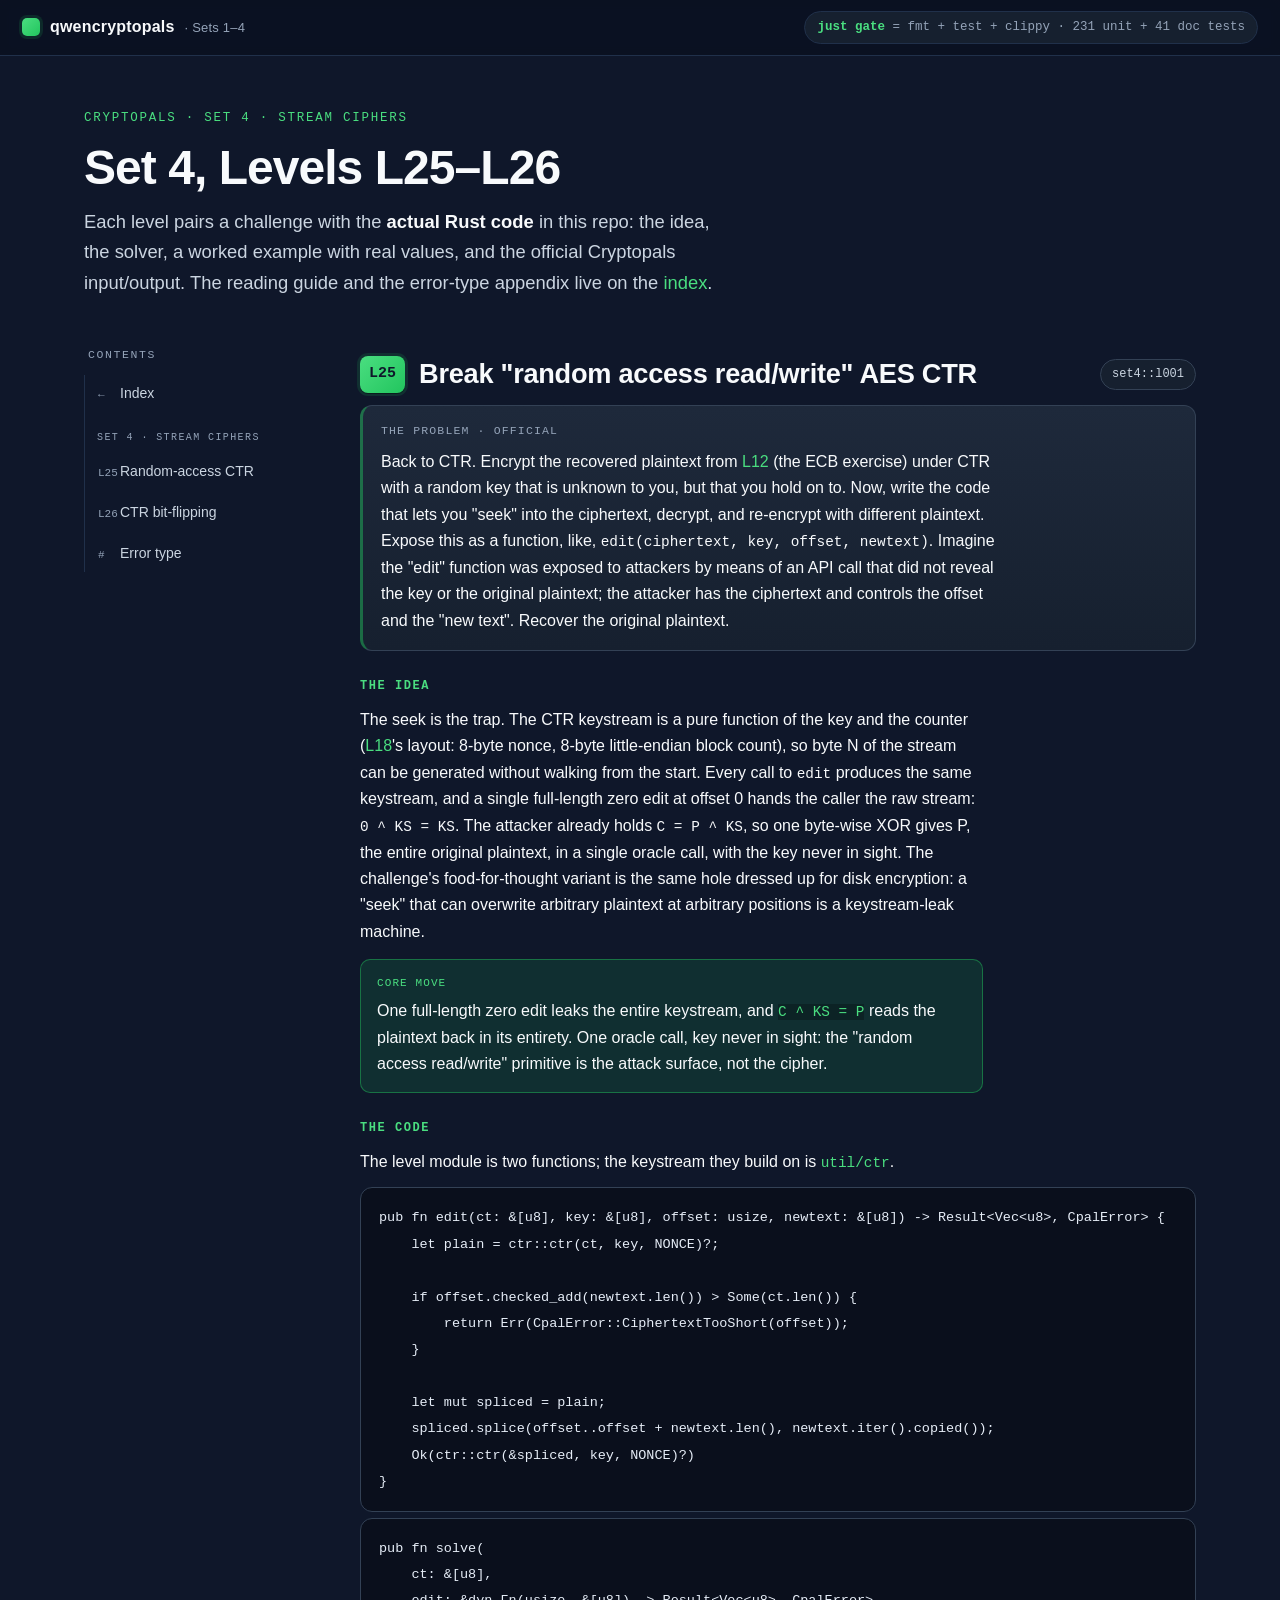
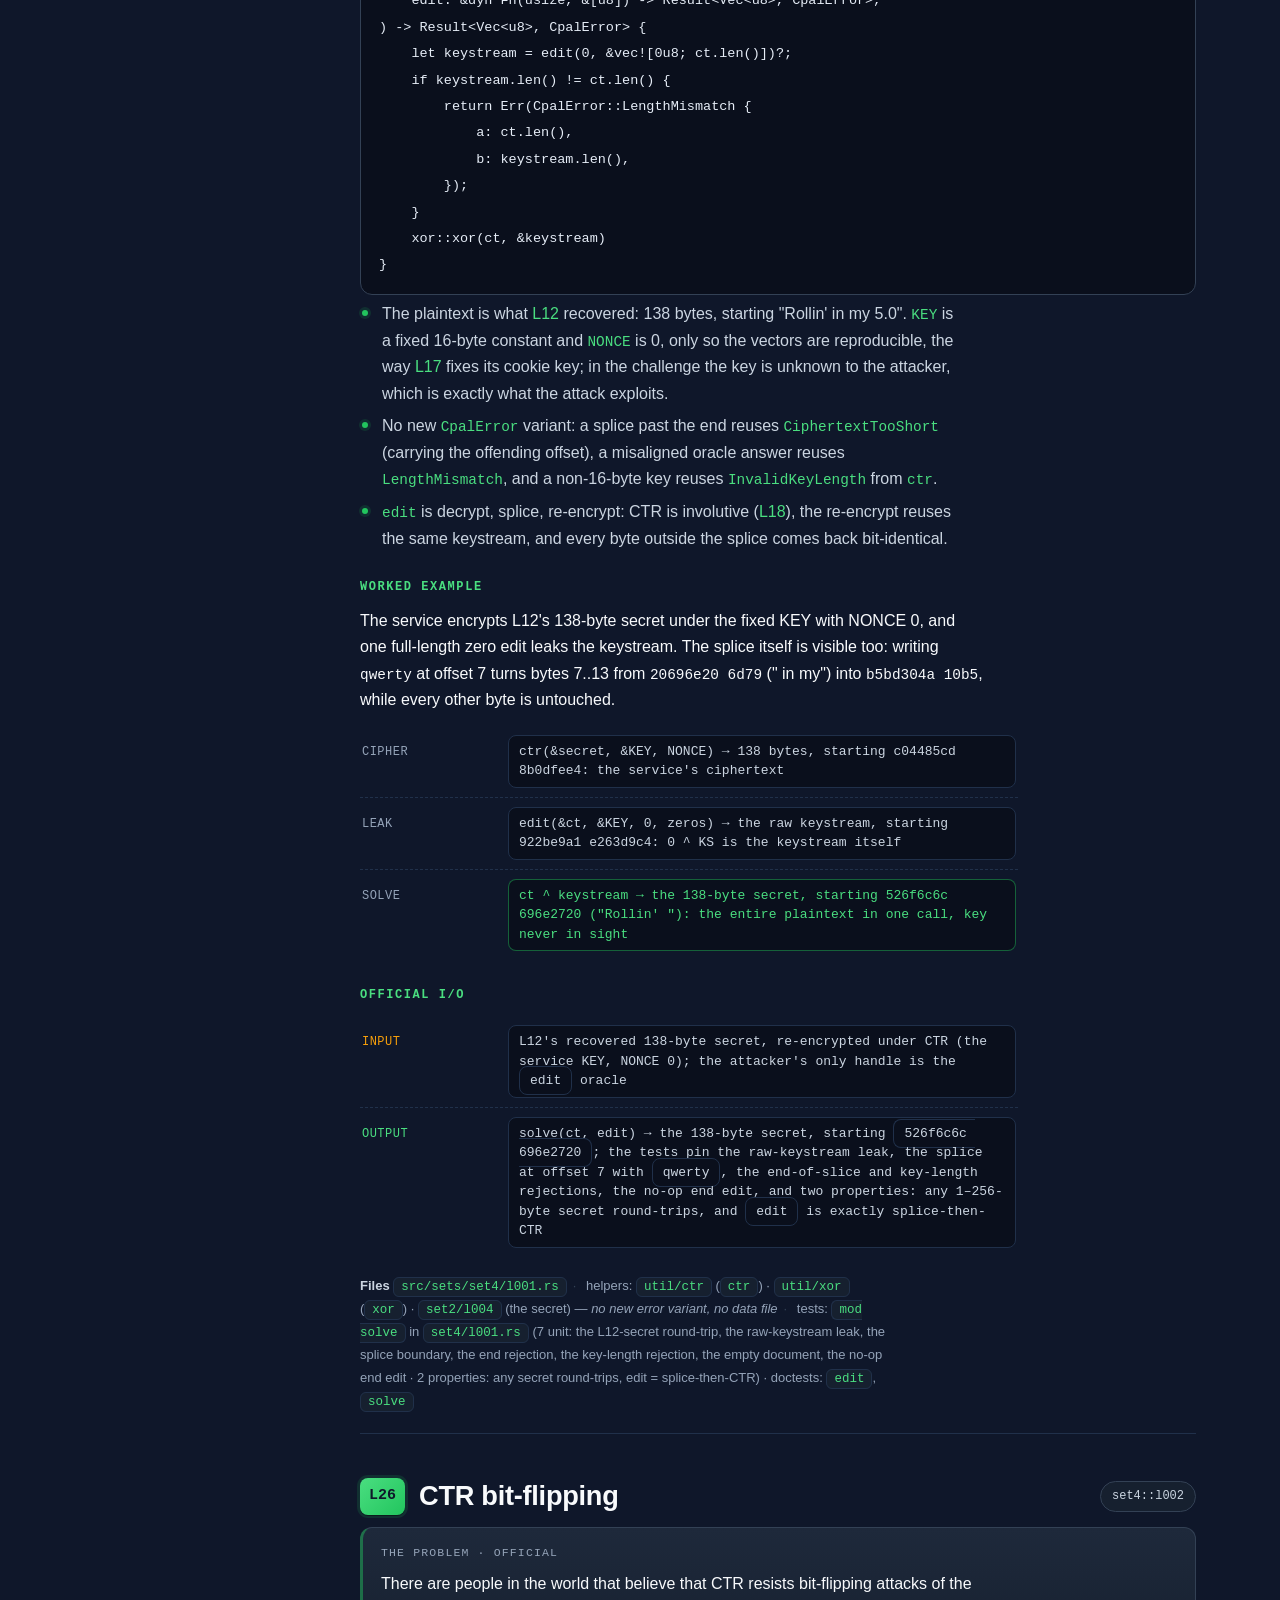
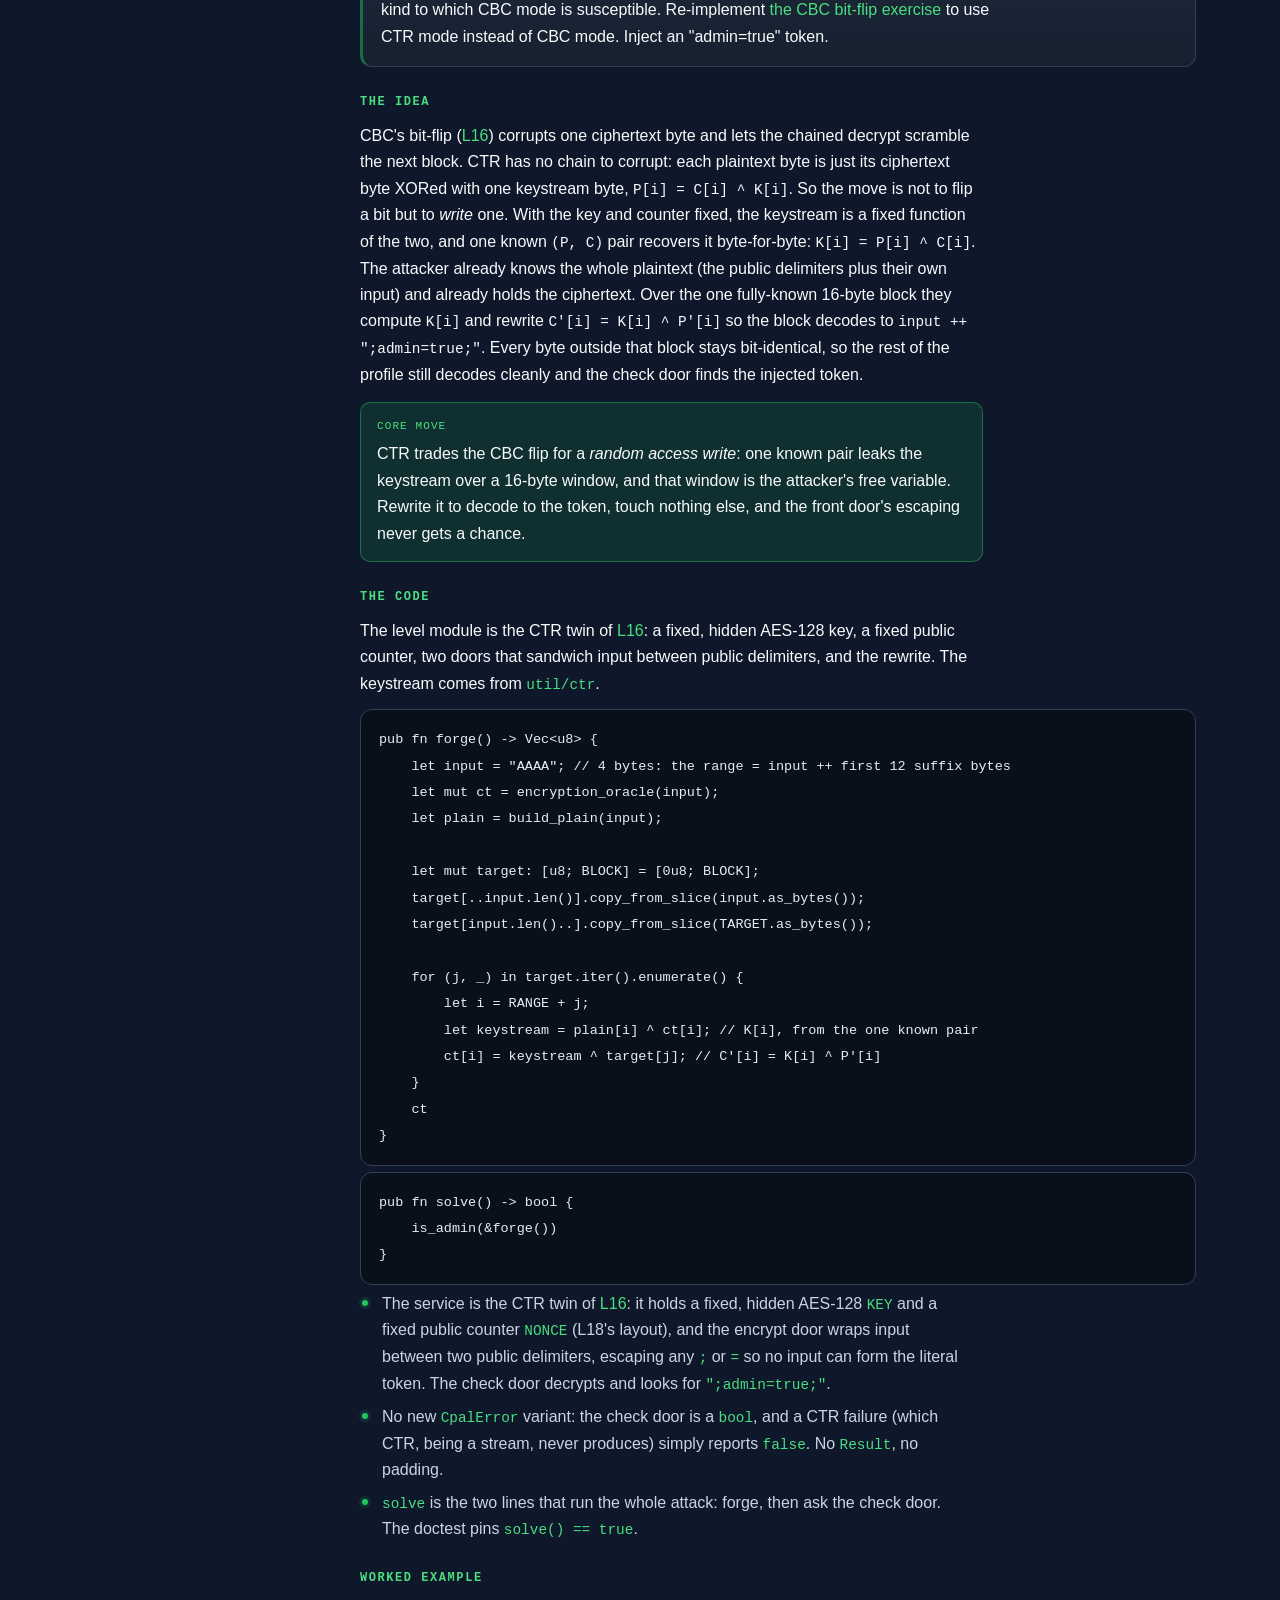
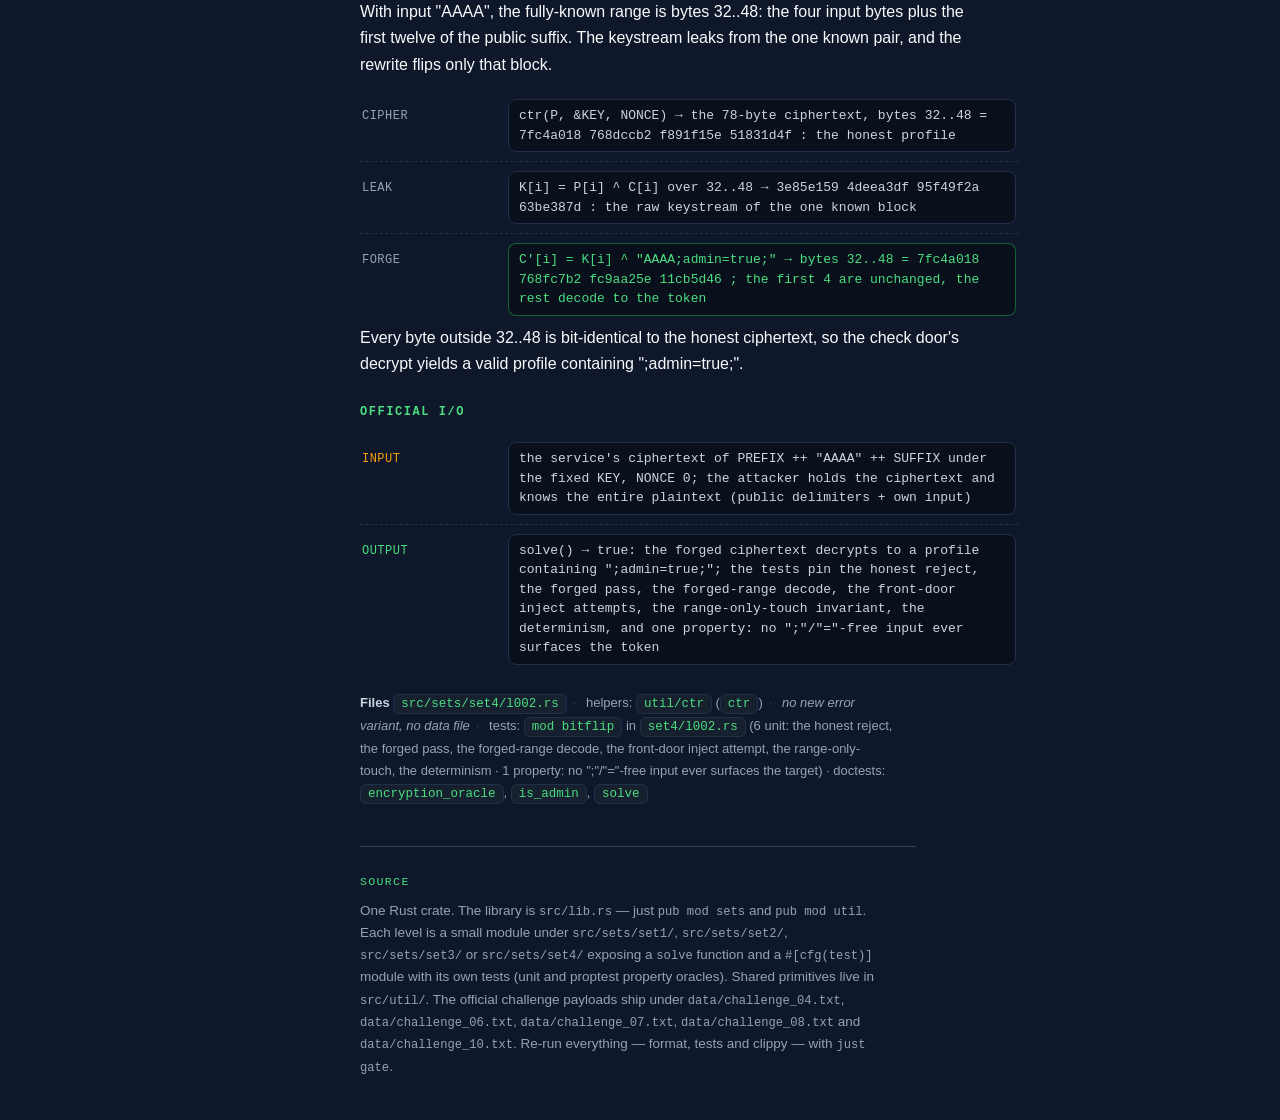
<file: docs/set4.html>
<!doctype html>
<html lang="en">
<head>
<meta charset="utf-8">
<meta name="viewport" content="width=device-width, initial-scale=1">
<meta name="description" content="Annotated walkthrough of Cryptopals Set 4 (L25–L26), wired to the actual Rust code in the qwencryptopals repo.">
<meta name="color-scheme" content="dark">
<title>Set 4, Levels L25–L26 · qwencryptopals</title>
<link rel="stylesheet" href="style.css">
</head>
<body>

<div class="topbar">
  <div class="brand"><span class="dot" aria-hidden="true"></span> qwencryptopals <small>· Sets 1–4</small></div>
  <div class="run"><b>just gate</b> = fmt + test + clippy · 231 unit + 41 doc tests</div>
</div>

<header class="hero">
  <p class="kicker">Cryptopals · Set 4 · Stream ciphers</p>
  <h1>Set 4, Levels L25–L26</h1>
  <p class="lead">
    Each level pairs a challenge with the <strong>actual Rust code</strong> in this repo:
    the idea, the solver, a worked example with real values, and the official Cryptopals
    input/output. The reading guide and the error-type appendix live on the <a href="index.html">index</a>.
  </p>
</header>

<div class="grid">
  <nav class="toc" aria-label="Table of contents">
    <p class="toc-title">Contents</p>
    <ul class="toc-list">
      <li><a href="index.html"><span class="n">←</span>Index</a></li>
      <li class="set-head" aria-hidden="true">Set 4 · Stream ciphers</li>
      <li><a href="#l25" data-toc><span class="n">L25</span>Random-access CTR</a></li>
      <li><a href="#l26" data-toc><span class="n">L26</span>CTR bit-flipping</a></li>
      <li><a href="index.html#errors"><span class="n">#</span>Error type</a></li>
    </ul>
  </nav>

  <main>

  <!-- L25 -->
  <section id="l25" class="challenge">
    <div class="ch-top">
      <span class="ch-num">L25</span>
      <h2>Break "random access read/write" AES CTR</h2>
      <span class="chip">set4::l001</span>
    </div>

    <div class="card problem">
      <span class="card-label">The problem · official</span>
      <p class="official">Back to CTR. Encrypt the recovered plaintext from <a href="set2.html#l12">L12</a> (the ECB exercise) under CTR with a random key that is unknown to you, but that you hold on to. Now, write the code that lets you "seek" into the ciphertext, decrypt, and re-encrypt with different plaintext. Expose this as a function, like, <code>edit(ciphertext, key, offset, newtext)</code>. Imagine the "edit" function was exposed to attackers by means of an API call that did not reveal the key or the original plaintext; the attacker has the ciphertext and controls the offset and the "new text". Recover the original plaintext.</p>
    </div>

    <h3>The idea</h3>
    <p>The seek is the trap. The CTR keystream is a pure function of the key and the counter (<a href="set3.html#l18">L18</a>'s layout: 8-byte nonce, 8-byte little-endian block count), so byte N of the stream can be generated without walking from the start. Every call to <code>edit</code> produces the same keystream, and a single full-length zero edit at offset 0 hands the caller the raw stream: <code>0 ^ KS = KS</code>. The attacker already holds <code>C = P ^ KS</code>, so one byte-wise XOR gives P, the entire original plaintext, in a single oracle call, with the key never in sight. The challenge's food-for-thought variant is the same hole dressed up for disk encryption: a "seek" that can overwrite arbitrary plaintext at arbitrary positions is a keystream-leak machine.</p>
    <div class="insight"><span class="tag">Core move</span><p>One full-length zero edit leaks the entire keystream, and <code>C ^ KS = P</code> reads the plaintext back in its entirety. One oracle call, key never in sight: the "random access read/write" primitive is the attack surface, not the cipher.</p></div>

    <h3>The code</h3>
    <p>The level module is two functions; the keystream they build on is <a href="set3.html#l18"><code>util/ctr</code></a>.</p>
    <div class="code-wrap"><pre><code>pub fn edit(ct: &amp;[u8], key: &amp;[u8], offset: usize, newtext: &amp;[u8]) -&gt; Result&lt;Vec&lt;u8&gt;, CpalError&gt; {
    let plain = ctr::ctr(ct, key, NONCE)?;

    if offset.checked_add(newtext.len()) &gt; Some(ct.len()) {
        return Err(CpalError::CiphertextTooShort(offset));
    }

    let mut spliced = plain;
    spliced.splice(offset..offset + newtext.len(), newtext.iter().copied());
    Ok(ctr::ctr(&amp;spliced, key, NONCE)?)
}</code></pre></div>
    <div class="code-wrap"><pre><code>pub fn solve(
    ct: &amp;[u8],
    edit: &amp;dyn Fn(usize, &amp;[u8]) -&gt; Result&lt;Vec&lt;u8&gt;, CpalError&gt;,
) -&gt; Result&lt;Vec&lt;u8&gt;, CpalError&gt; {
    let keystream = edit(0, &amp;vec![0u8; ct.len()])?;
    if keystream.len() != ct.len() {
        return Err(CpalError::LengthMismatch {
            a: ct.len(),
            b: keystream.len(),
        });
    }
    xor::xor(ct, &amp;keystream)
}</code></pre></div>
    <ul class="notes">
      <li>The plaintext is what <a href="set2.html#l12">L12</a> recovered: 138 bytes, starting "Rollin' in my 5.0". <code>KEY</code> is a fixed 16-byte constant and <code>NONCE</code> is 0, only so the vectors are reproducible, the way <a href="set3.html#l17">L17</a> fixes its cookie key; in the challenge the key is unknown to the attacker, which is exactly what the attack exploits.</li>
      <li>No new <code>CpalError</code> variant: a splice past the end reuses <code>CiphertextTooShort</code> (carrying the offending offset), a misaligned oracle answer reuses <code>LengthMismatch</code>, and a non-16-byte key reuses <code>InvalidKeyLength</code> from <code>ctr</code>.</li>
      <li><code>edit</code> is decrypt, splice, re-encrypt: CTR is involutive (<a href="set3.html#l18">L18</a>), the re-encrypt reuses the same keystream, and every byte outside the splice comes back bit-identical.</li>
    </ul>

    <h3>Worked example</h3>
    <p>The service encrypts L12's 138-byte secret under the fixed KEY with NONCE 0, and one full-length zero edit leaks the keystream. The splice itself is visible too: writing <code>qwerty</code> at offset 7 turns bytes 7..13 from <code>20696e20 6d79</code> (" in my") into <code>b5bd304a 10b5</code>, while every other byte is untouched.</p>
    <div class="ex">
      <div class="ex-row"><span class="ex-k">cipher</span><code>ctr(&amp;secret, &amp;KEY, NONCE)<span class="muted"> → 138 bytes, starting c04485cd 8b0dfee4: the service's ciphertext</span></code></div>
      <div class="ex-row"><span class="ex-k">leak</span><code>edit(&amp;ct, &amp;KEY, 0, zeros)<span class="muted"> → the raw keystream, starting 922be9a1 e263d9c4: 0 ^ KS is the keystream itself</span></code></div>
      <div class="ex-row out"><span class="ex-k">solve</span><code>ct ^ keystream<span class="muted"> → the 138-byte secret, starting 526f6c6c 696e2720 ("Rollin' "): the entire plaintext in one call, key never in sight</span></code></div>
    </div>

    <h3>Official I/O</h3>
    <div class="io">
      <div class="io-row"><span class="io-k in">input</span><code>L12's recovered 138-byte secret, re-encrypted under CTR (the service KEY, NONCE 0); the attacker's only handle is the <code>edit</code> oracle</code></div>
      <div class="io-row out"><span class="io-k out">output</span><code><span class="solve">solve</span>(ct, edit) → the 138-byte secret, starting <code>526f6c6c 696e2720</code>; the tests pin the raw-keystream leak, the splice at offset 7 with <code>qwerty</code>, the end-of-slice and key-length rejections, the no-op end edit, and two properties: any 1–256-byte secret round-trips, and <code>edit</code> is exactly splice-then-CTR</code></div>
    </div>
    <p class="files"><strong>Files</strong> <code>src/sets/set4/l001.rs</code><span class="sep">·</span> helpers: <code>util/ctr</code> (<code>ctr</code>) · <code>util/xor</code> (<code>xor</code>) · <code>set2/l004</code> (the secret) — <em>no new error variant, no data file</em><span class="sep">·</span> tests: <code>mod solve</code> in <code>set4/l001.rs</code> (7 unit: the L12-secret round-trip, the raw-keystream leak, the splice boundary, the end rejection, the key-length rejection, the empty document, the no-op end edit · 2 properties: any secret round-trips, edit = splice-then-CTR) · doctests: <code>edit</code>, <code>solve</code></p>
  </section>

  <!-- L26 -->
  <section id="l26" class="challenge">
    <div class="ch-top">
      <span class="ch-num">L26</span>
      <h2>CTR bit-flipping</h2>
      <span class="chip">set4::l002</span>
    </div>

    <div class="card problem">
      <span class="card-label">The problem · official</span>
      <p class="official">There are people in the world that believe that CTR resists bit-flipping attacks of the kind to which CBC mode is susceptible. Re-implement <a href="set2.html#l16">the CBC bit-flip exercise</a> to use CTR mode instead of CBC mode. Inject an "admin=true" token.</p>
    </div>

    <h3>The idea</h3>
    <p>CBC's bit-flip (<a href="set2.html#l16">L16</a>) corrupts one ciphertext byte and lets the chained decrypt scramble the next block. CTR has no chain to corrupt: each plaintext byte is just its ciphertext byte XORed with one keystream byte, <code>P[i] = C[i] ^ K[i]</code>. So the move is not to flip a bit but to <em>write</em> one. With the key and counter fixed, the keystream is a fixed function of the two, and one known <code>(P, C)</code> pair recovers it byte-for-byte: <code>K[i] = P[i] ^ C[i]</code>. The attacker already knows the whole plaintext (the public delimiters plus their own input) and already holds the ciphertext. Over the one fully-known 16-byte block they compute <code>K[i]</code> and rewrite <code>C'[i] = K[i] ^ P'[i]</code> so the block decodes to <code>input ++ ";admin=true;"</code>. Every byte outside that block stays bit-identical, so the rest of the profile still decodes cleanly and the check door finds the injected token.</p>
    <div class="insight"><span class="tag">Core move</span><p>CTR trades the CBC flip for a <em>random access write</em>: one known pair leaks the keystream over a 16-byte window, and that window is the attacker's free variable. Rewrite it to decode to the token, touch nothing else, and the front door's escaping never gets a chance.</p></div>

    <h3>The code</h3>
    <p>The level module is the CTR twin of <a href="set2.html#l16">L16</a>: a fixed, hidden AES-128 key, a fixed public counter, two doors that sandwich input between public delimiters, and the rewrite. The keystream comes from <a href="set3.html#l18"><code>util/ctr</code></a>.</p>
    <div class="code-wrap"><pre><code>pub fn forge() -&gt; Vec&lt;u8&gt; {
    let input = "AAAA"; // 4 bytes: the range = input ++ first 12 suffix bytes
    let mut ct = encryption_oracle(input);
    let plain = build_plain(input);

    let mut target: [u8; BLOCK] = [0u8; BLOCK];
    target[..input.len()].copy_from_slice(input.as_bytes());
    target[input.len()..].copy_from_slice(TARGET.as_bytes());

    for (j, _) in target.iter().enumerate() {
        let i = RANGE + j;
        let keystream = plain[i] ^ ct[i]; // K[i], from the one known pair
        ct[i] = keystream ^ target[j]; // C'[i] = K[i] ^ P'[i]
    }
    ct
}</code></pre></div>
    <div class="code-wrap"><pre><code>pub fn solve() -&gt; bool {
    is_admin(&amp;forge())
}</code></pre></div>
    <ul class="notes">
      <li>The service is the CTR twin of <a href="set2.html#l16">L16</a>: it holds a fixed, hidden AES-128 <code>KEY</code> and a fixed public counter <code>NONCE</code> (L18's layout), and the encrypt door wraps input between two public delimiters, escaping any <code>;</code> or <code>=</code> so no input can form the literal token. The check door decrypts and looks for <code>";admin=true;"</code>.</li>
      <li>No new <code>CpalError</code> variant: the check door is a <code>bool</code>, and a CTR failure (which CTR, being a stream, never produces) simply reports <code>false</code>. No <code>Result</code>, no padding.</li>
      <li><code>solve</code> is the two lines that run the whole attack: forge, then ask the check door. The doctest pins <code>solve() == true</code>.</li>
    </ul>

    <h3>Worked example</h3>
    <p>With input "AAAA", the fully-known range is bytes 32..48: the four input bytes plus the first twelve of the public suffix. The keystream leaks from the one known pair, and the rewrite flips only that block.</p>
    <div class="ex">
      <div class="ex-row"><span class="ex-k">cipher</span><code>ctr(P, &amp;KEY, NONCE)<span class="muted"> → the 78-byte ciphertext, bytes 32..48 = 7fc4a018 768dccb2 f891f15e 51831d4f : the honest profile</span></code></div>
      <div class="ex-row"><span class="ex-k">leak</span><code>K[i] = P[i] ^ C[i] over 32..48<span class="muted"> → 3e85e159 4deea3df 95f49f2a 63be387d : the raw keystream of the one known block</span></code></div>
      <div class="ex-row out"><span class="ex-k">forge</span><code>C'[i] = K[i] ^ "AAAA;admin=true;"<span class="muted"> → bytes 32..48 = 7fc4a018 768fc7b2 fc9aa25e 11cb5d46 ; the first 4 are unchanged, the rest decode to the token</span></code></div>
    </div>
    <p>Every byte outside 32..48 is bit-identical to the honest ciphertext, so the check door's decrypt yields a valid profile containing ";admin=true;".</p>

    <h3>Official I/O</h3>
    <div class="io">
      <div class="io-row"><span class="io-k in">input</span><code>the service's ciphertext of PREFIX ++ "AAAA" ++ SUFFIX under the fixed KEY, NONCE 0; the attacker holds the ciphertext and knows the entire plaintext (public delimiters + own input)</code></div>
      <div class="io-row out"><span class="io-k out">output</span><code><span class="solve">solve</span>() → true: the forged ciphertext decrypts to a profile containing ";admin=true;"; the tests pin the honest reject, the forged pass, the forged-range decode, the front-door inject attempts, the range-only-touch invariant, the determinism, and one property: no ";"/"="-free input ever surfaces the token</code></div>
    </div>
    <p class="files"><strong>Files</strong> <code>src/sets/set4/l002.rs</code><span class="sep">·</span> helpers: <code>util/ctr</code> (<code>ctr</code>)<span class="sep">·</span> <em>no new error variant, no data file</em><span class="sep">·</span> tests: <code>mod bitflip</code> in <code>set4/l002.rs</code> (6 unit: the honest reject, the forged pass, the forged-range decode, the front-door inject attempt, the range-only-touch, the determinism · 1 property: no ";"/"="-free input ever surfaces the target) · doctests: <code>encryption_oracle</code>, <code>is_admin</code>, <code>solve</code></p>
  </section>

  <footer>
    <p class="kicker">Source</p>
    <p>One Rust crate. The library is <code>src/lib.rs</code> — just <code>pub mod sets</code> and <code>pub mod util</code>. Each level is a small module under <code>src/sets/set1/</code>, <code>src/sets/set2/</code>, <code>src/sets/set3/</code> or <code>src/sets/set4/</code> exposing a <code>solve</code> function and a <code>#[cfg(test)]</code> module with its own tests (unit and proptest property oracles). Shared primitives live in <code>src/util/</code>. The official challenge payloads ship under <code>data/challenge_04.txt</code>, <code>data/challenge_06.txt</code>, <code>data/challenge_07.txt</code>, <code>data/challenge_08.txt</code> and <code>data/challenge_10.txt</code>. Re-run everything — format, tests and clippy — with <code>just gate</code>.</p>
  </footer>
  </main>

</div>

<script src="docs.js" defer></script>
</body>
</html>
</file>
<file: docs/style.css>
:root{
  --bg:#0f172a; --bg-2:#0b1120; --panel:#1e293b; --panel-2:#16202f;
  --code-bg:#0a0f1c; --fg:#f8fafc; --fg-dim:#cbd5e1; --muted:#94a3b8;
  --border:#334155; --border-soft:#20304a;
  --accent:#22c55e; --accent-2:#4ade80; --accent-dim:rgba(34,197,94,.14); --accent-line:rgba(34,197,94,.45);
  --amber:#f59e0b; --red:#ef4444; --topbar-h:56px; --maxw:1160px;
  --sans:-apple-system,BlinkMacSystemFont,"Segoe UI","Helvetica Neue",Arial,system-ui,sans-serif;
  --mono:"SF Mono","JetBrains Mono",ui-monospace,"Cascadia Code","Roboto Mono",Menlo,Consolas,monospace;
}
*{box-sizing:border-box}
html{scroll-behavior:smooth}
body{
  margin:0;
  background:radial-gradient(1200px 600px at 80% -10%, rgba(34,197,94,.06), transparent 60%), var(--bg);
  color:var(--fg); font:400 16px/1.65 var(--sans);
  -webkit-font-smoothing:antialiased; text-rendering:optimizeLegibility;
}
a{color:var(--accent-2);text-decoration:none}
a:hover{text-decoration:underline}
code{font-family:var(--mono);font-size:.9em}
::selection{background:rgba(34,197,94,.28)}
:focus-visible{outline:2px solid var(--accent-2);outline-offset:2px;border-radius:3px}

.topbar{
  position:sticky;top:0;z-index:50;height:var(--topbar-h);
  display:flex;align-items:center;gap:14px;padding:0 22px;
  background:rgba(11,17,32,.86); backdrop-filter:saturate(140%) blur(8px);
  border-bottom:1px solid var(--border-soft);
}
.brand{display:flex;align-items:center;gap:10px;font-weight:600;letter-spacing:.2px}
.brand .dot{width:18px;height:18px;border-radius:5px;
  background:linear-gradient(135deg,var(--accent-2),var(--accent));
  box-shadow:0 0 0 3px var(--accent-dim);}
.brand small{color:var(--muted);font-weight:500;font-size:13px}
.topbar .run{margin-left:auto;font-family:var(--mono);font-size:12.5px;color:var(--muted);
  border:1px solid var(--border-soft);border-radius:999px;padding:5px 12px;
  background:var(--panel-2);white-space:nowrap;}
.topbar .run b{color:var(--accent-2);font-weight:600}

.hero{max-width:var(--maxw);margin:0 auto;padding:52px 24px 18px}
.hero .kicker{font-family:var(--mono);font-size:12.5px;letter-spacing:.14em;text-transform:uppercase;
  color:var(--accent-2);margin:0 0 14px;}
.hero h1{margin:0 0 14px;font-size:clamp(1.9rem,4.6vw,3rem);line-height:1.05;font-weight:700;letter-spacing:-.02em}
.hero .lead{max-width:64ch;color:var(--fg-dim);font-size:clamp(1rem,1.5vw,1.15rem);margin:0 0 22px}
.pills{display:flex;flex-wrap:wrap;gap:9px}
.pill{font-family:var(--mono);font-size:12.5px;color:var(--fg-dim);
  border:1px solid var(--border);border-radius:999px;padding:5px 12px;background:var(--panel-2)}
.pill b{color:var(--fg)} .pill.g b{color:var(--accent-2)}

.grid{max-width:var(--maxw);margin:0 auto;padding:8px 24px 40px;
  display:grid;grid-template-columns:232px minmax(0,1fr);gap:44px;align-items:start;}
main{min-width:0}

.toc{position:sticky;top:calc(var(--topbar-h) + 22px)}
.toc .toc-title{font-family:var(--mono);font-size:11.5px;letter-spacing:.14em;text-transform:uppercase;
  color:var(--muted);margin:0 0 10px 4px;}
.toc-list{list-style:none;margin:0;padding:0;border-left:1px solid var(--border-soft)}
.toc-list a{display:block;padding:7px 12px;margin-left:-1px;color:var(--fg-dim);
  border-left:2px solid transparent;font-size:14px;cursor:pointer;
  transition:color .18s ease,border-color .18s ease,background .18s ease;}
.toc-list a .n{font-family:var(--mono);font-size:11px;color:var(--muted);display:inline-block;width:22px}
.toc-list a:hover{color:var(--fg);background:var(--accent-dim);text-decoration:none}
.toc-list a.active{color:var(--accent-2);border-left-color:var(--accent);
  background:linear-gradient(90deg,var(--accent-dim),transparent);}
.toc-list .set-head{font-family:var(--mono);font-size:10px;letter-spacing:.14em;text-transform:uppercase;
  color:var(--muted);padding:14px 12px 2px}

section.block{scroll-margin-top:calc(var(--topbar-h) + 20px)}
.challenge{scroll-margin-top:calc(var(--topbar-h) + 20px);
  padding:40px 0 8px;border-top:1px solid var(--border-soft);}
.challenge:first-of-type{border-top:none;padding-top:6px}
.ch-top{display:flex;align-items:center;gap:14px;flex-wrap:wrap;margin-bottom:6px}
.ch-num{font-family:var(--mono);font-weight:700;font-size:15px;color:var(--bg);
  background:linear-gradient(135deg,var(--accent-2),var(--accent));
  padding:6px 9px;border-radius:8px;
  box-shadow:0 1px 0 rgba(0,0,0,.4),0 0 0 3px var(--accent-dim);}
.ch-num.alt{background:linear-gradient(135deg,#fbbf24,var(--amber));color:#1c1205;box-shadow:0 0 0 3px rgba(245,158,11,.16)}
.ch-top h2{margin:0;font-size:clamp(1.35rem,2.6vw,1.7rem);font-weight:600;letter-spacing:-.01em;flex:1;min-width:200px}
.chip{font-family:var(--mono);font-size:12px;color:var(--fg-dim);
  border:1px solid var(--border);border-radius:999px;padding:5px 11px;background:var(--panel-2);white-space:nowrap}

h3{font-family:var(--mono);font-size:12px;letter-spacing:.13em;text-transform:uppercase;
  color:var(--accent-2);margin:26px 0 10px;font-weight:600}
p{margin:0 0 12px;max-width:70ch}
p strong{color:var(--fg)}
ul,ol{margin:0 0 12px;padding-left:22px;max-width:68ch}
li{margin:4px 0}

.card{background:linear-gradient(180deg,var(--panel),var(--panel-2));
  border:1px solid var(--border);border-radius:12px;padding:16px 18px;margin:8px 0 14px}
.card-label{font-family:var(--mono);font-size:11.5px;letter-spacing:.1em;text-transform:uppercase;
  color:var(--muted);display:block;margin-bottom:8px}
.card.problem{border-left:3px solid var(--accent-line)}
.card.problem p{margin:0;color:var(--fg-dim)}
.card.problem .official{color:var(--fg)}

.insight{margin:14px 0;padding:14px 16px;border-radius:10px;
  background:var(--accent-dim);border:1px solid var(--accent-line);max-width:70ch}
.insight .tag{font-family:var(--mono);font-size:11px;letter-spacing:.1em;text-transform:uppercase;
  color:var(--accent-2);display:block;margin-bottom:6px}
.insight p{margin:0;color:var(--fg)}
.insight code{color:var(--accent-2);background:rgba(0,0,0,.25)}

.code-wrap{position:relative;margin:2px 0 6px}
.code-wrap pre{margin:0;background:var(--code-bg);border:1px solid var(--border);
  border-radius:12px;padding:16px 18px;overflow:auto}
.code-wrap code{font-family:var(--mono);font-size:13.5px;line-height:1.6;color:#e6edf7;white-space:pre}
.copy{position:absolute;top:9px;right:9px;z-index:2;
  font:600 11.5px var(--mono);letter-spacing:.04em;color:var(--muted);
  background:var(--panel-2);border:1px solid var(--border);border-radius:8px;
  padding:5px 9px;cursor:pointer;opacity:0;transition:opacity .15s ease,color .15s ease,border-color .15s ease}
.code-wrap:hover .copy,.copy:focus-visible{opacity:1}
.copy:hover,.copy.ok{color:var(--accent-2);border-color:var(--accent-line)}

.notes{list-style:none;margin:4px 0 0;padding:0}
.notes li{position:relative;padding-left:22px;color:var(--fg-dim);margin:6px 0;max-width:72ch}
.notes li::before{content:"";position:absolute;left:2px;top:9px;width:6px;height:6px;border-radius:50%;
  background:var(--accent);box-shadow:0 0 0 3px var(--accent-dim)}
.notes li code{color:var(--accent-2)}

details.support{margin:6px 0 14px;max-width:74ch}
details.support summary{cursor:pointer;list-style:none;font-family:var(--mono);font-size:13px;color:var(--fg-dim);
  border:1px solid var(--border-soft);border-radius:10px;padding:10px 14px;background:var(--panel-2);
  transition:border-color .18s ease,color .18s ease;display:flex;align-items:center;gap:9px}
details.support summary::-webkit-details-marker{display:none}
details.support summary::before{content:"+";color:var(--accent-2);font-weight:700;width:12px;display:inline-block}
details.support[open] summary::before{content:"–"}
details.support summary:hover{border-color:var(--border);color:var(--fg)}
details.support[open] summary{color:var(--fg);border-color:var(--border)}
details.support .body{padding:12px 4px 2px}
details.support .body p{color:var(--muted);font-size:14.5px;margin:0 0 10px}

.ex,.io{max-width:74ch;display:flex;flex-direction:column}
.ex-row,.io-row{display:grid;grid-template-columns:132px 1fr;gap:14px;align-items:baseline;
  padding:9px 2px;border-bottom:1px dashed var(--border-soft)}
.ex-row:last-child,.io-row:last-child{border-bottom:none}
.ex-k,.io-k{font-family:var(--mono);font-size:12px;letter-spacing:.04em;color:var(--muted);text-transform:uppercase}
.io-k.in{color:var(--amber)} .io-k.out{color:var(--accent-2)}
.ex-row code,.io-row code{white-space:pre-wrap;word-break:break-word;color:var(--fg-dim);
  background:var(--code-bg);border:1px solid var(--border-soft);border-radius:8px;padding:6px 10px;font-size:13px;line-height:1.5}
.ex-row.out code{color:var(--accent-2);border-color:var(--accent-line)}
.ex-note{color:var(--muted);font-size:13.5px;margin:8px 0 0;max-width:72ch}

.files{margin-top:18px;color:var(--muted);font-size:13px;max-width:74ch;line-height:1.7}
.files strong{color:var(--fg-dim);font-weight:600}
.files code{color:var(--accent-2);background:var(--panel-2);border:1px solid var(--border-soft);border-radius:6px;padding:2px 7px;font-size:12.5px}
.files .sep{color:var(--border);margin:0 6px}

.blocks-table,.err-table{border:1px solid var(--border);border-radius:12px;overflow:hidden;max-width:74ch}
.blocks-table .row{display:grid;grid-template-columns:150px 1fr;border-bottom:1px solid var(--border-soft)}
.blocks-table .row:last-child{border-bottom:none}
.blocks-table .mod{padding:11px 14px;background:var(--panel-2);font-family:var(--mono);font-size:13px;
  color:var(--accent-2);border-right:1px solid var(--border-soft)}
.blocks-table .desc{padding:11px 14px;font-size:14px;color:var(--fg-dim)}
.blocks-table .desc .lvl{color:var(--muted);font-family:var(--mono);font-size:12px}
.err-table .row{display:grid;grid-template-columns:230px 1fr;border-bottom:1px solid var(--border-soft)}
.err-table .row:last-child{border-bottom:none}
.err-table .v{padding:10px 14px;background:var(--panel-2);font-family:var(--mono);font-size:12.5px;color:var(--fg-dim);border-right:1px solid var(--border-soft)}
.err-table .m{padding:10px 14px;font-size:13.5px;color:var(--muted)}

footer{border-top:1px solid var(--border);margin-top:20px;padding:26px 0 8px;color:var(--muted);font-size:13.5px;max-width:74ch}
footer .kicker{font-family:var(--mono);font-size:11.5px;letter-spacing:.12em;text-transform:uppercase;color:var(--accent-2);margin:0 0 8px}

@media (max-width:860px){
  .grid{grid-template-columns:1fr;gap:0;padding-bottom:24px}
  .toc{position:sticky;top:var(--topbar-h);z-index:40;background:var(--bg);margin:0 -24px;padding:10px 0;border-bottom:1px solid var(--border-soft)}
  .toc .toc-title{display:none}
  .toc-list{border-left:none;display:flex;gap:6px;overflow-x:auto;padding:0 20px}
  .toc-list a{white-space:nowrap;border:1px solid var(--border-soft);border-radius:999px;padding:6px 13px;font-size:13px;background:var(--panel-2)}
  .toc-list a .n{width:auto;margin-right:4px}
  .toc-list a.active{border-color:var(--accent-line);background:var(--accent-dim)}
  .toc-list .set-head{display:none}
  .hero{padding-top:34px}
  .challenge{padding:30px 0 4px}
}
@media (max-width:480px){
  .topbar .run{display:none}
  .ex-row,.io-row{grid-template-columns:1fr;gap:4px}
  .ex-k,.io-k{margin-bottom:2px}
  .blocks-table .row,.err-table .row{grid-template-columns:1fr}
  .blocks-table .mod,.err-table .v{border-right:none;border-bottom:1px solid var(--border-soft)}
}
@media (prefers-reduced-motion:reduce){
  html{scroll-behavior:auto}
  .toc-list a,.copy,details.support summary{transition:none}
}
</file>
